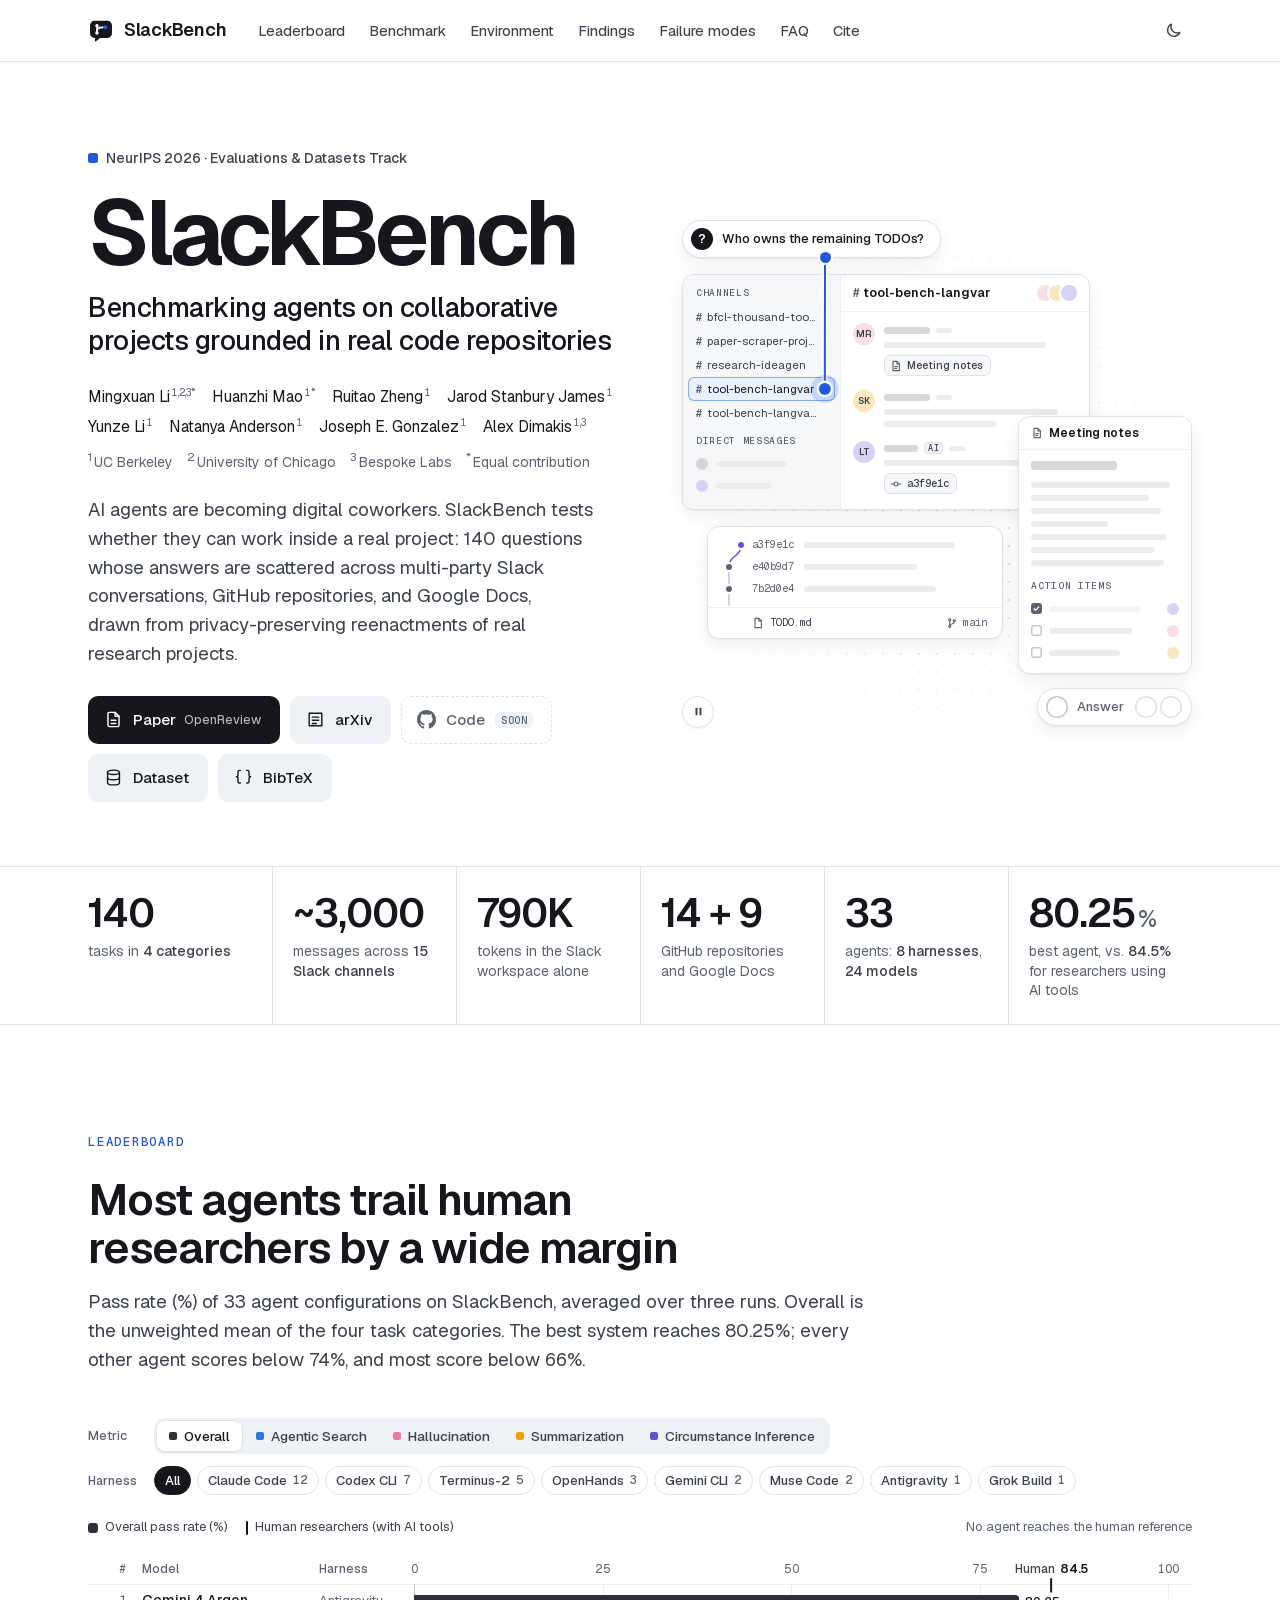
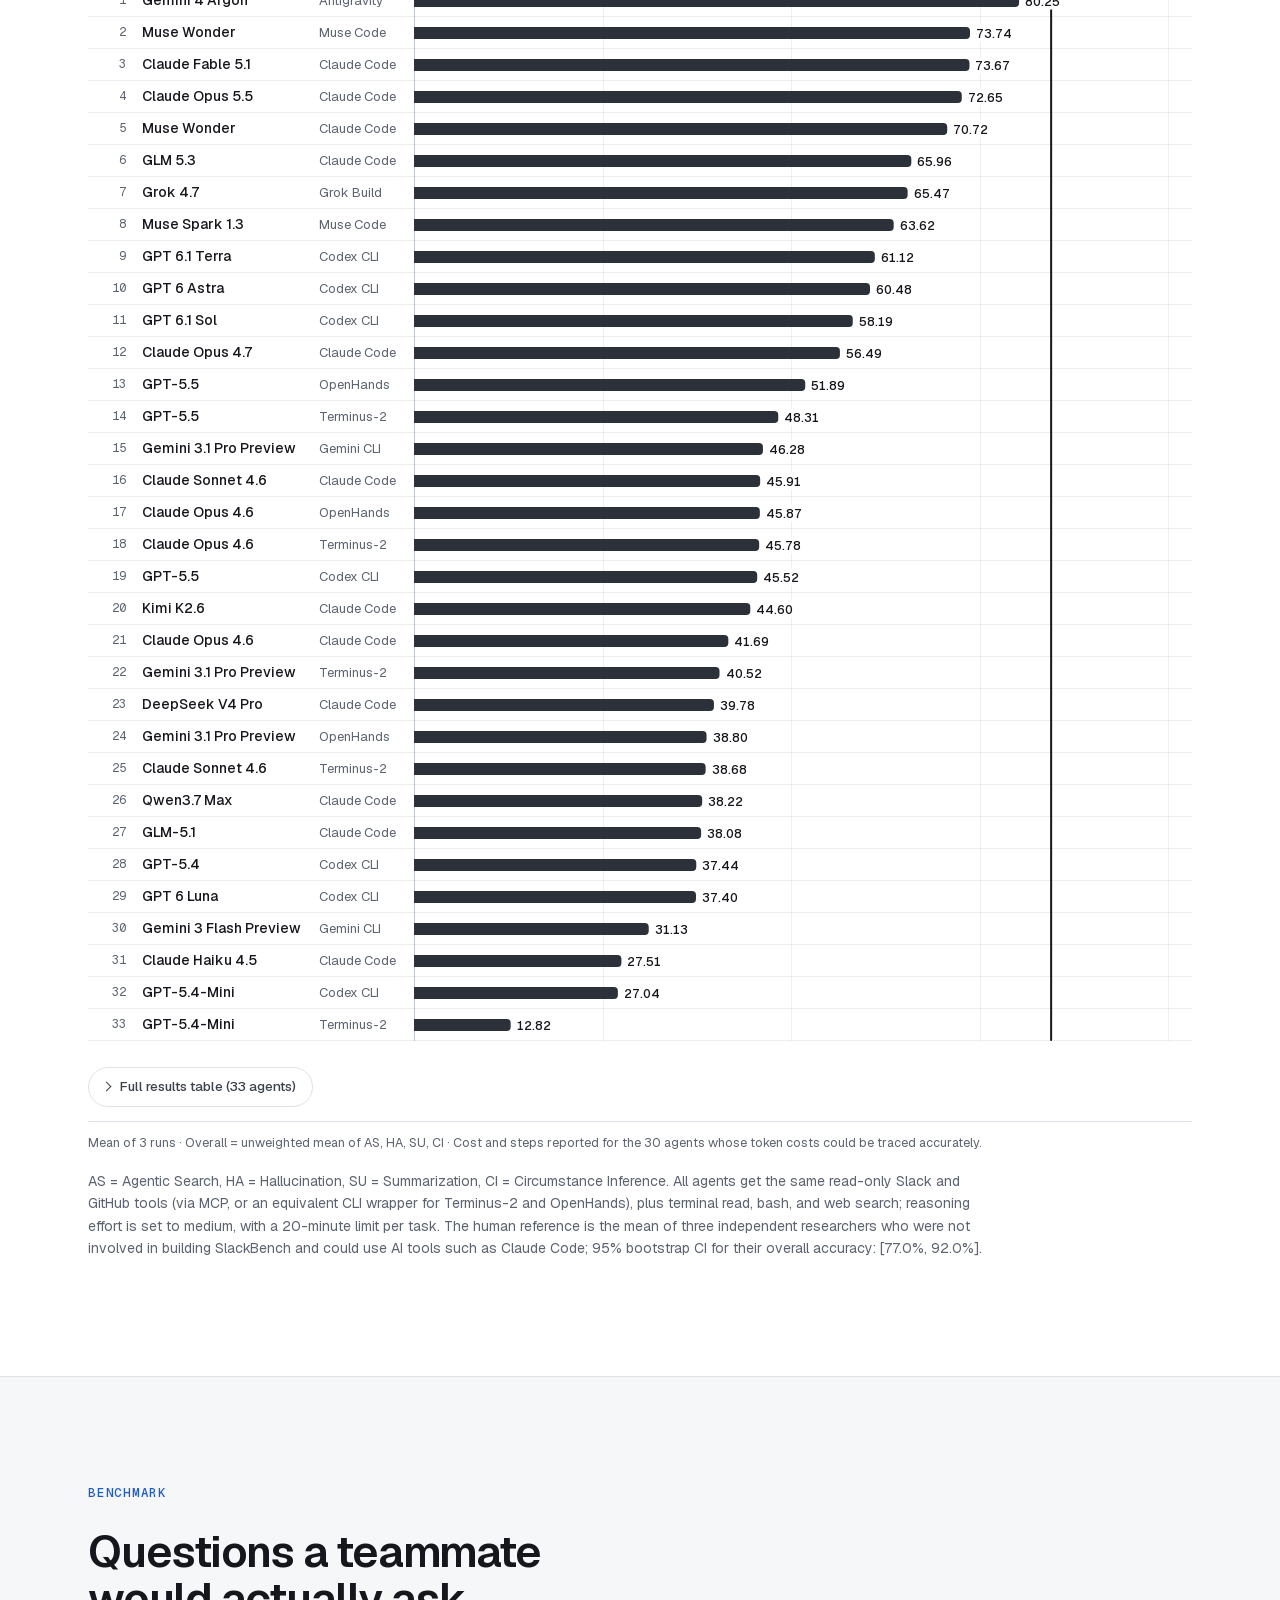
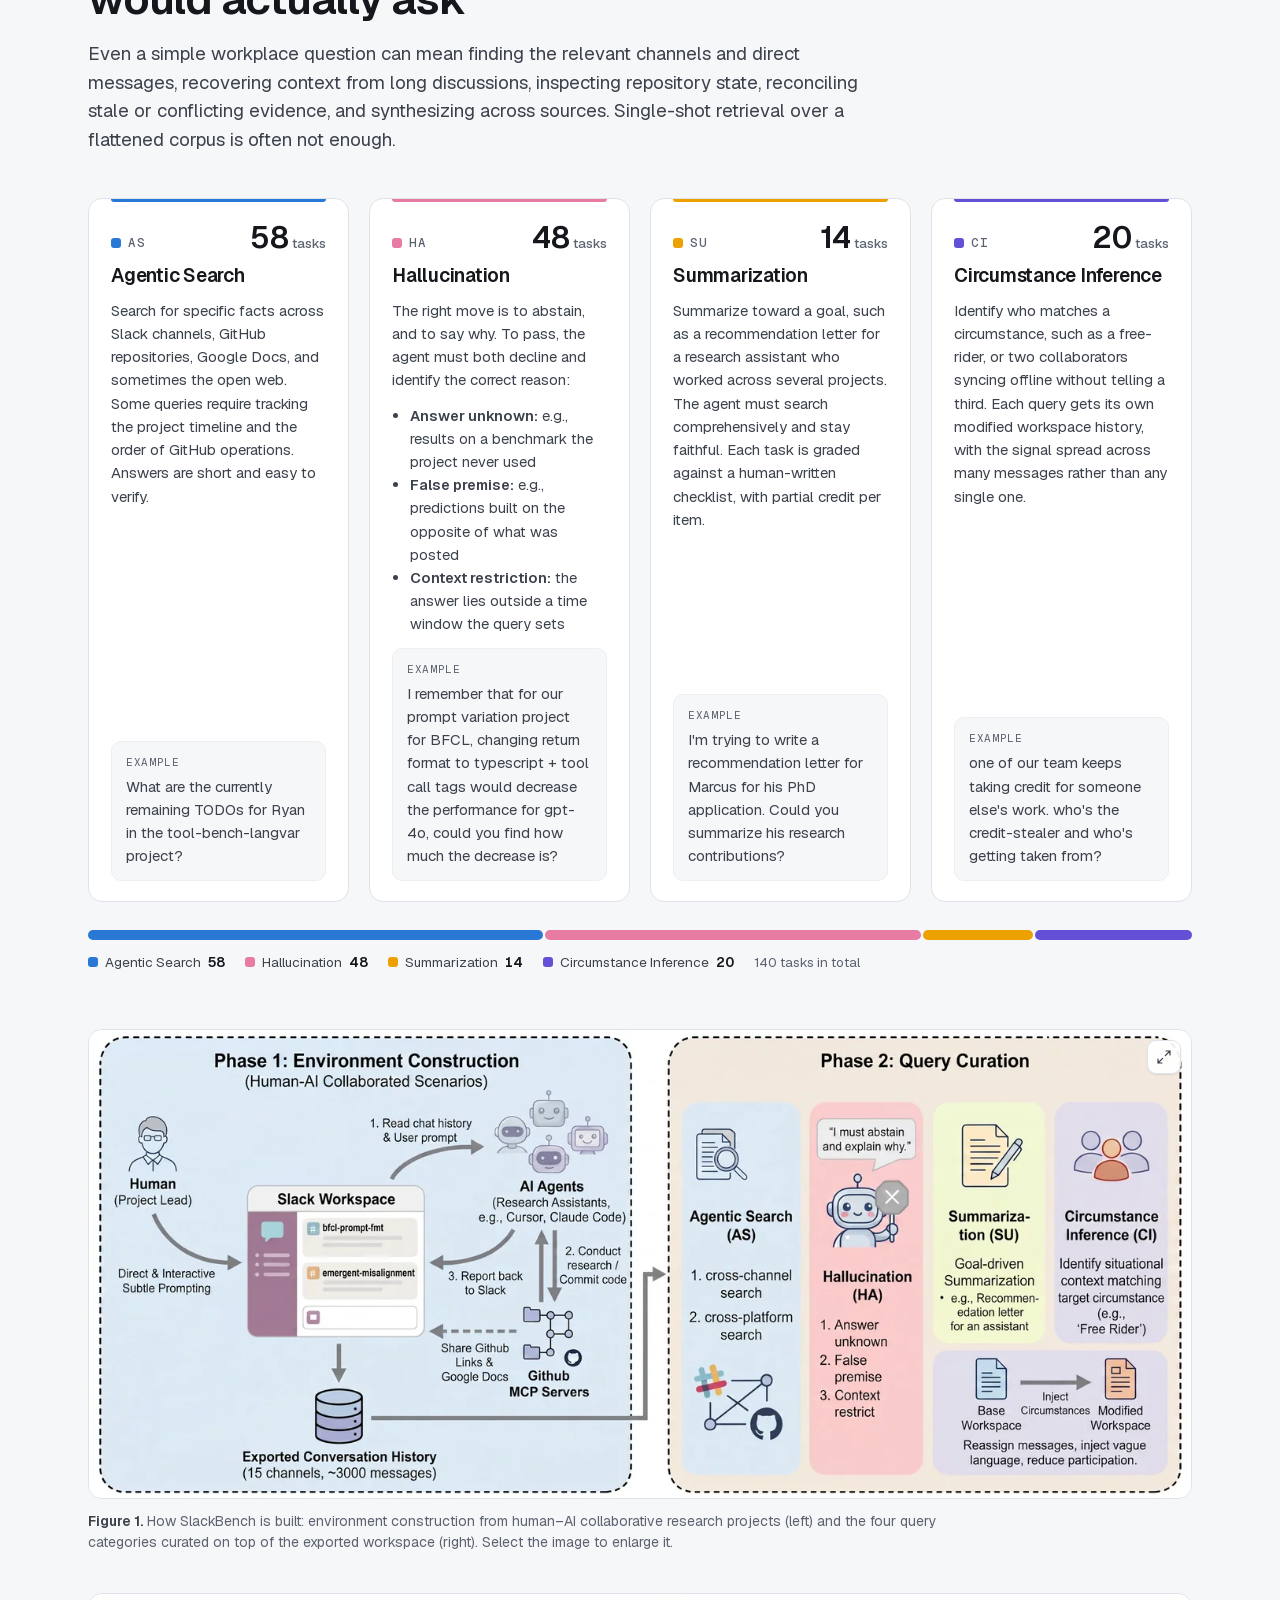
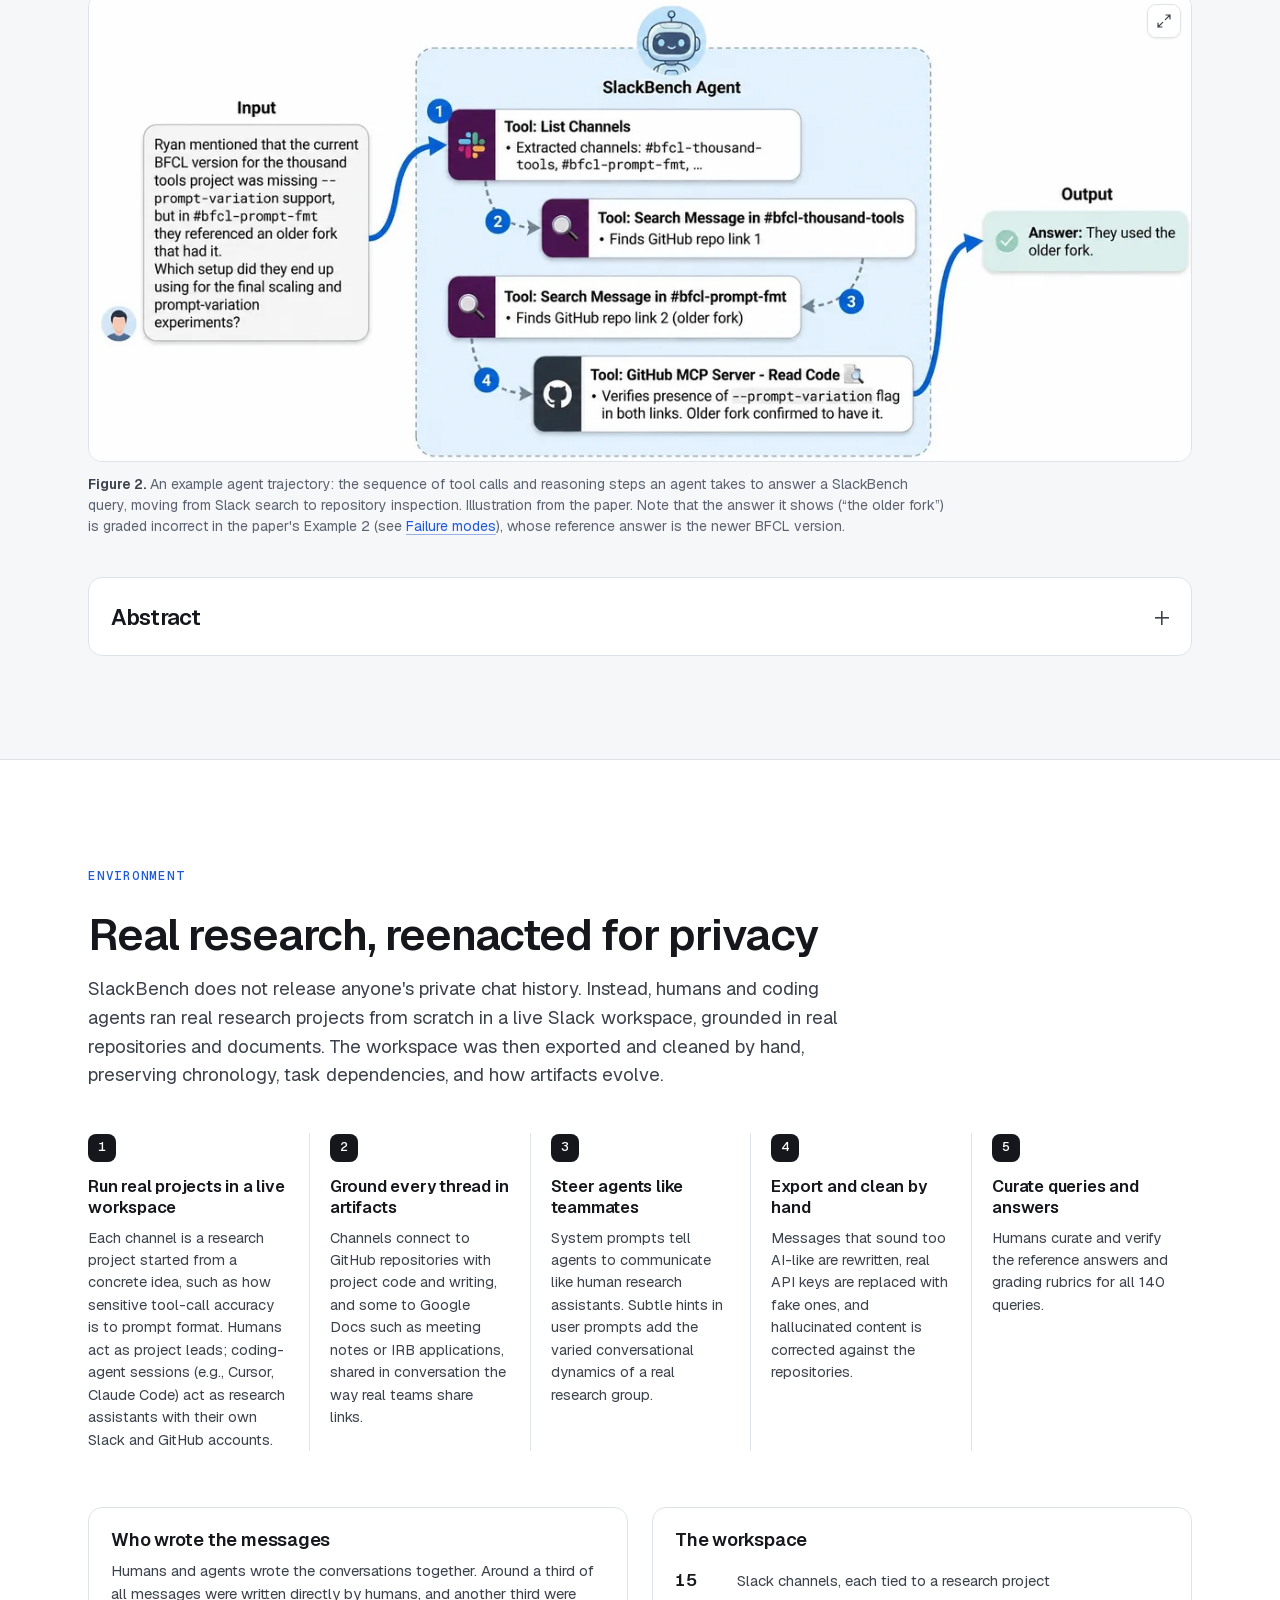
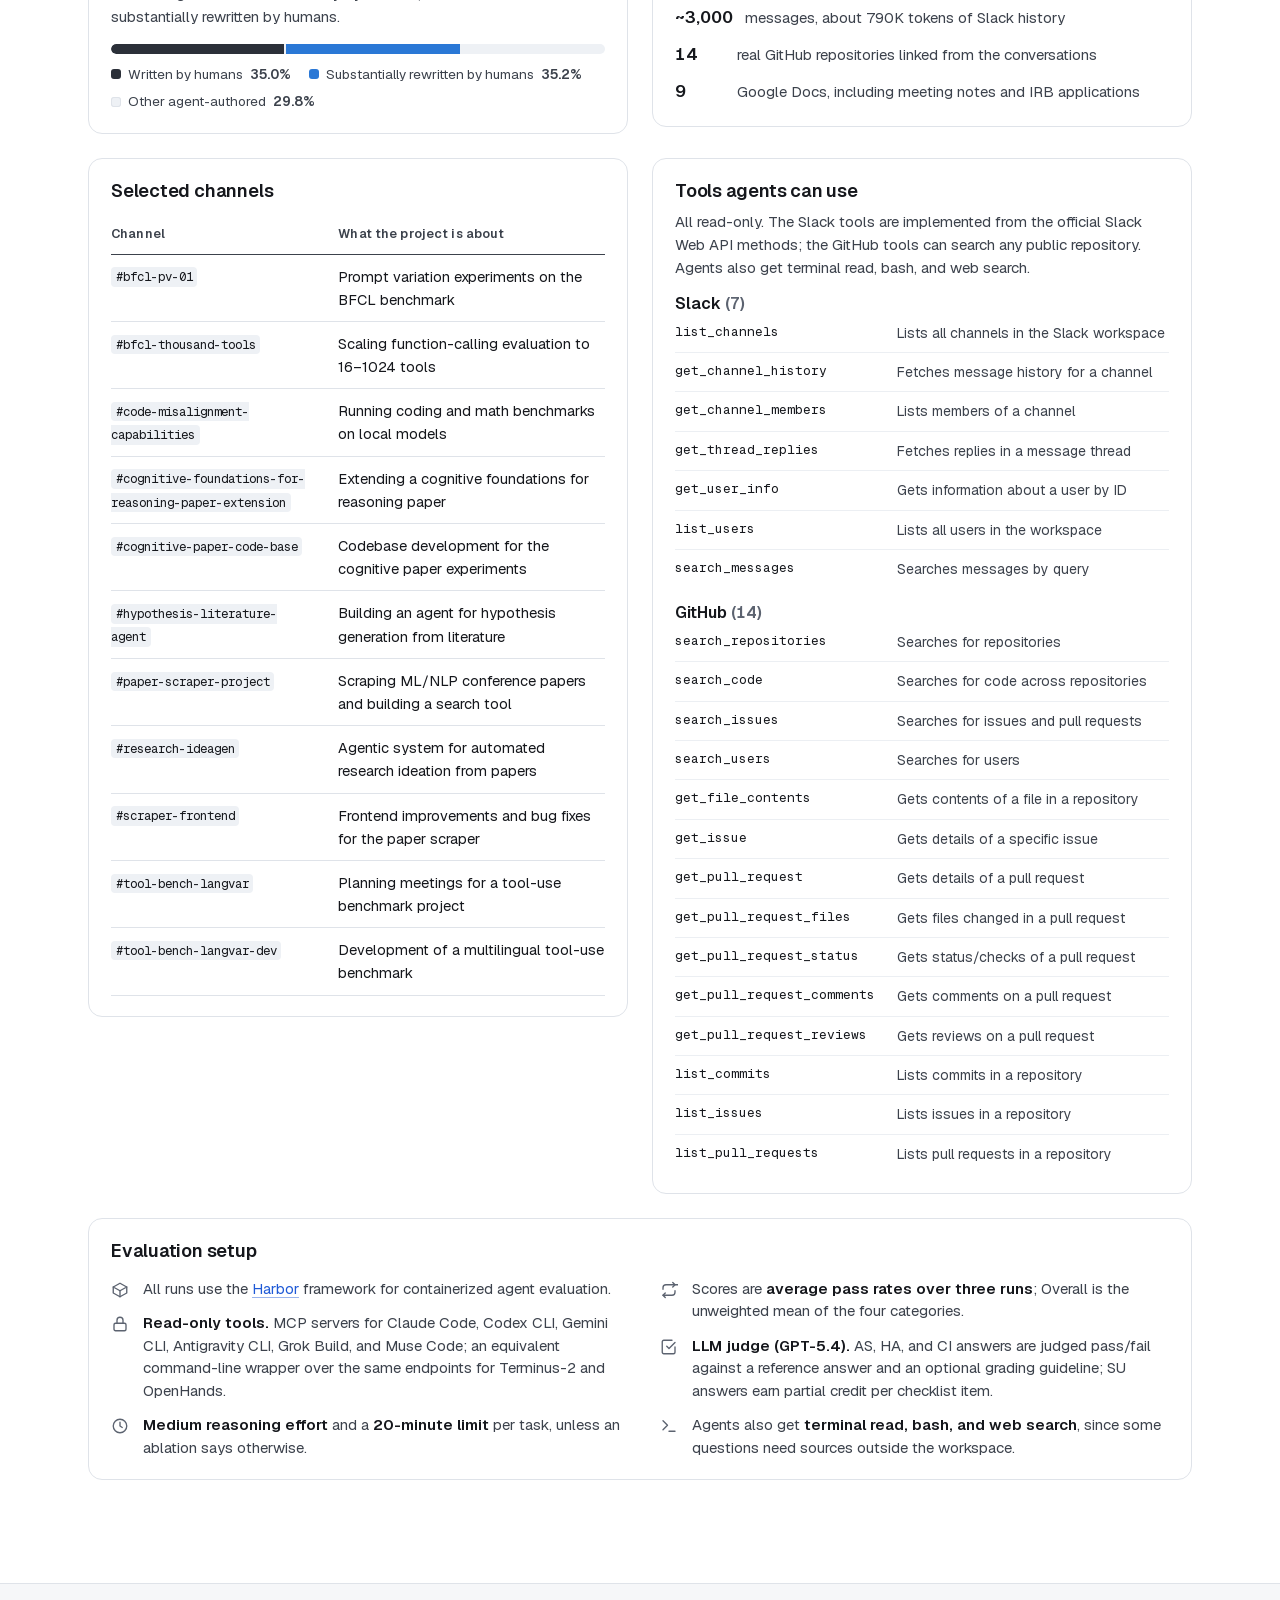
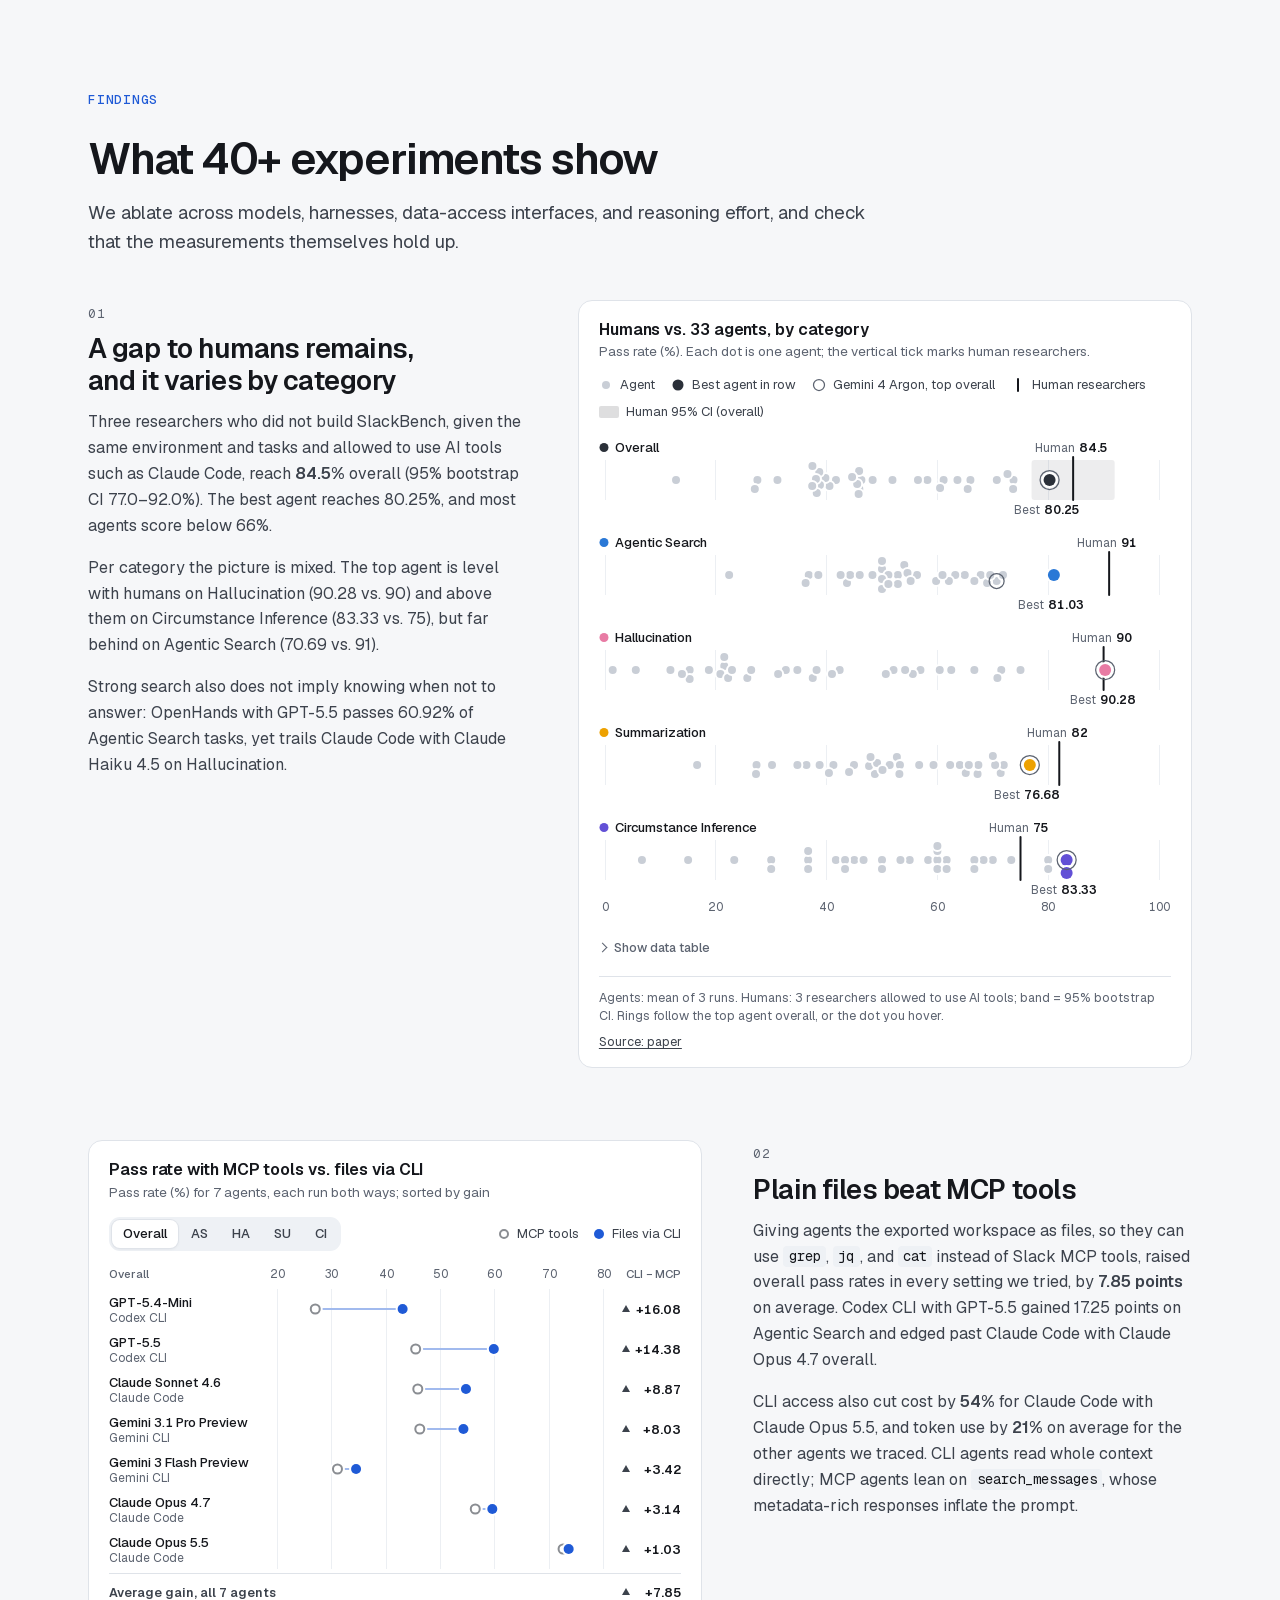
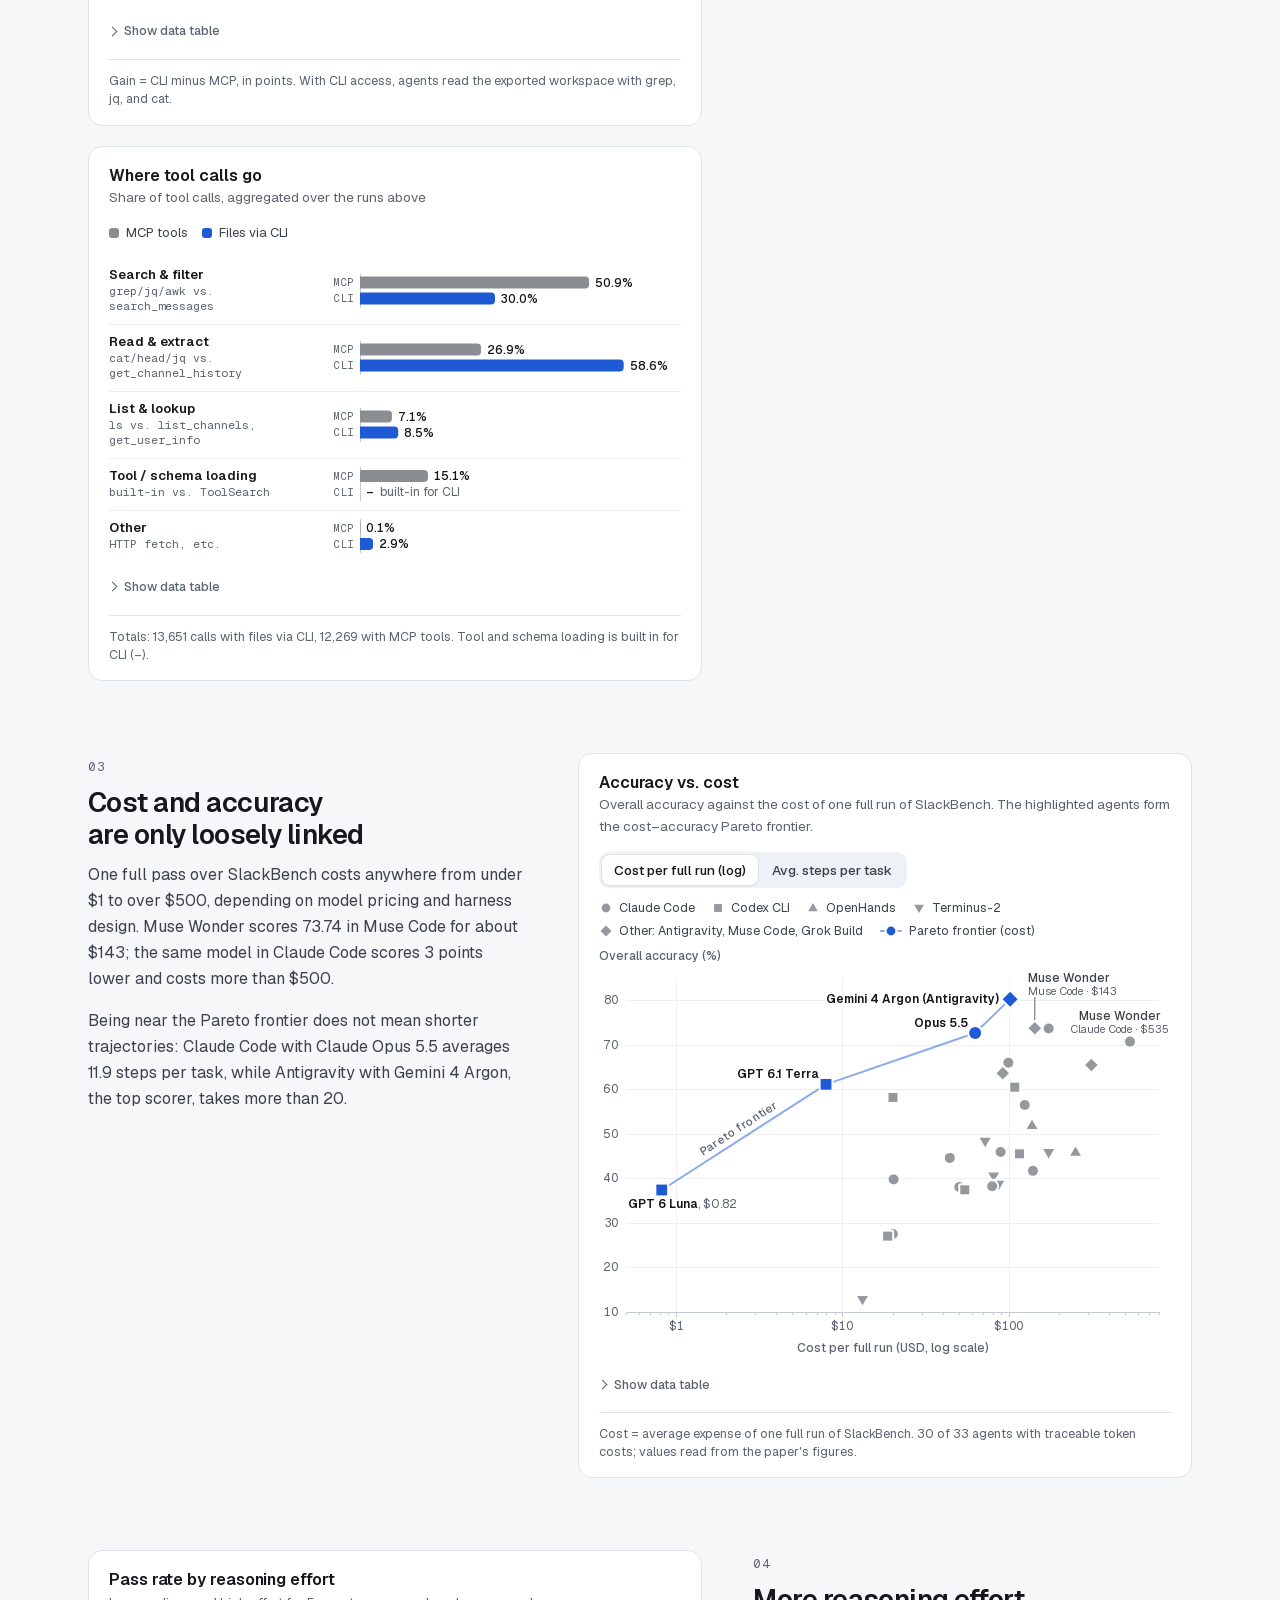
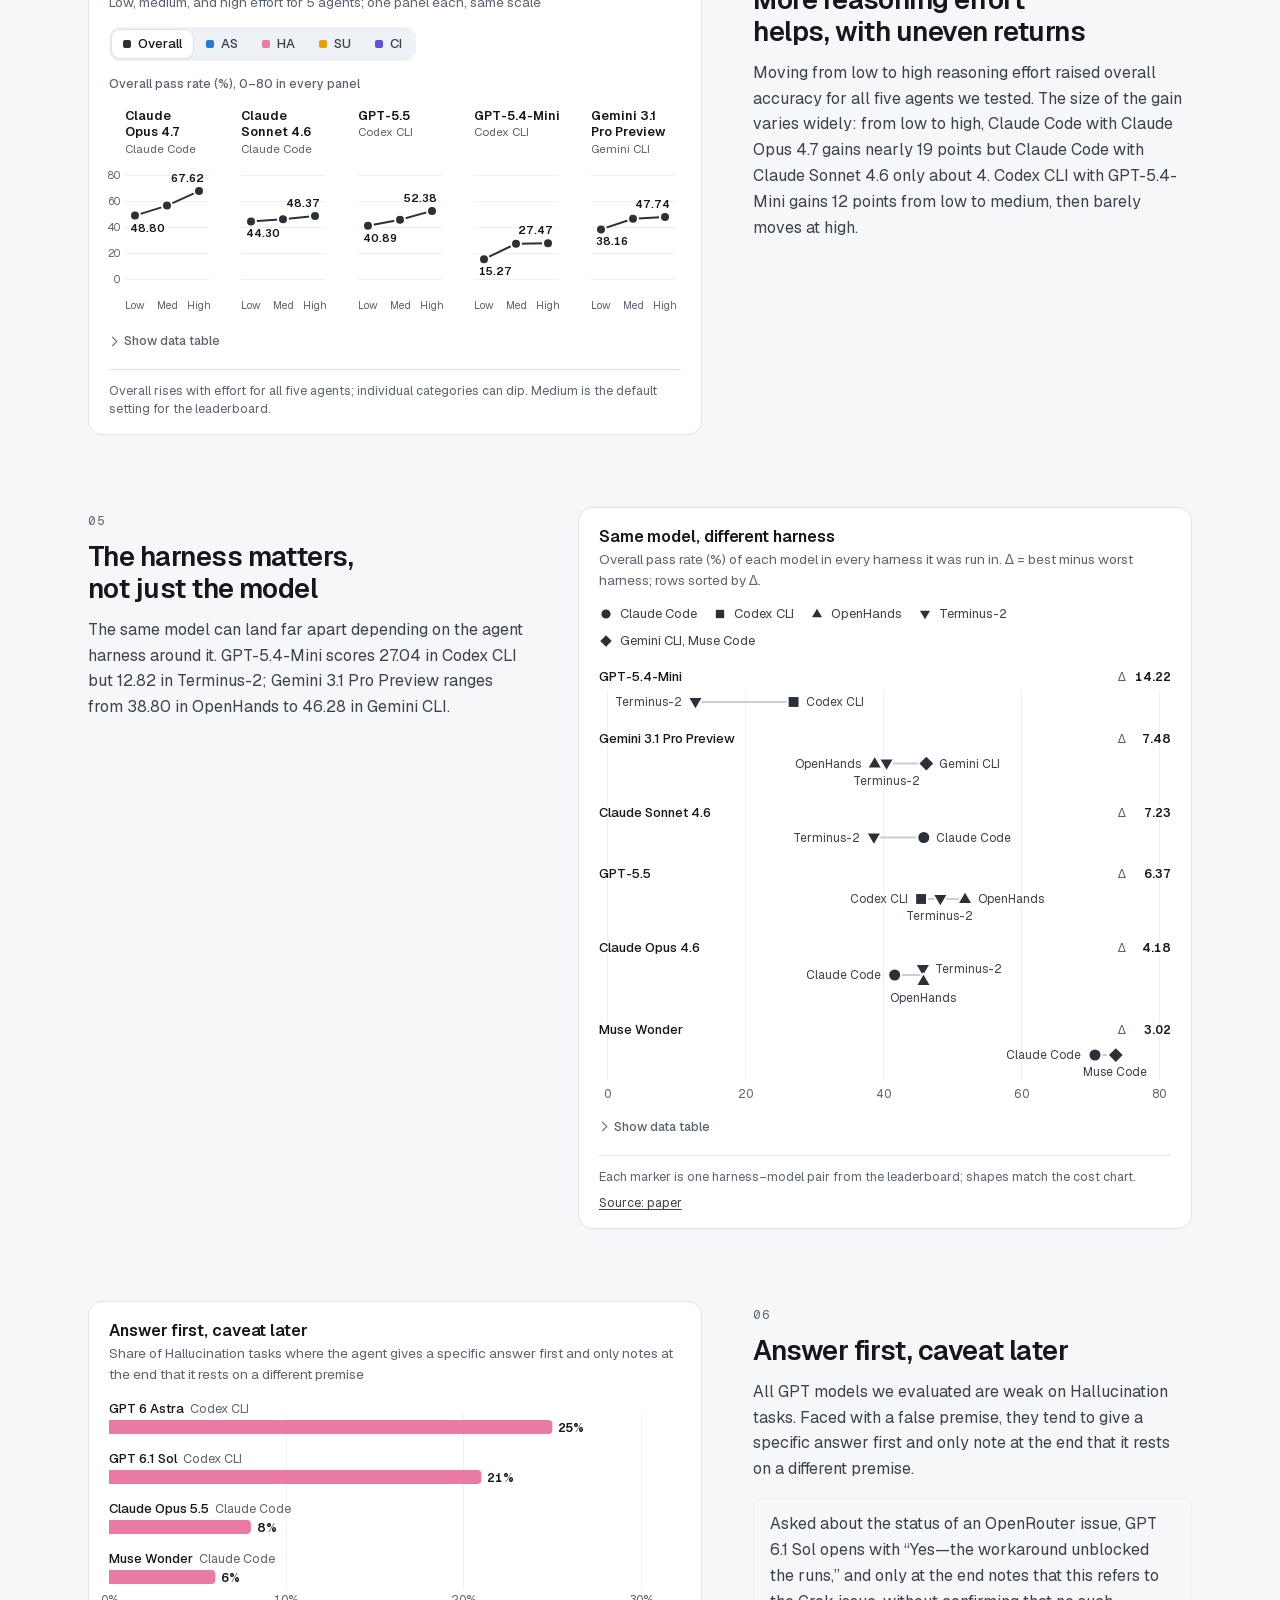
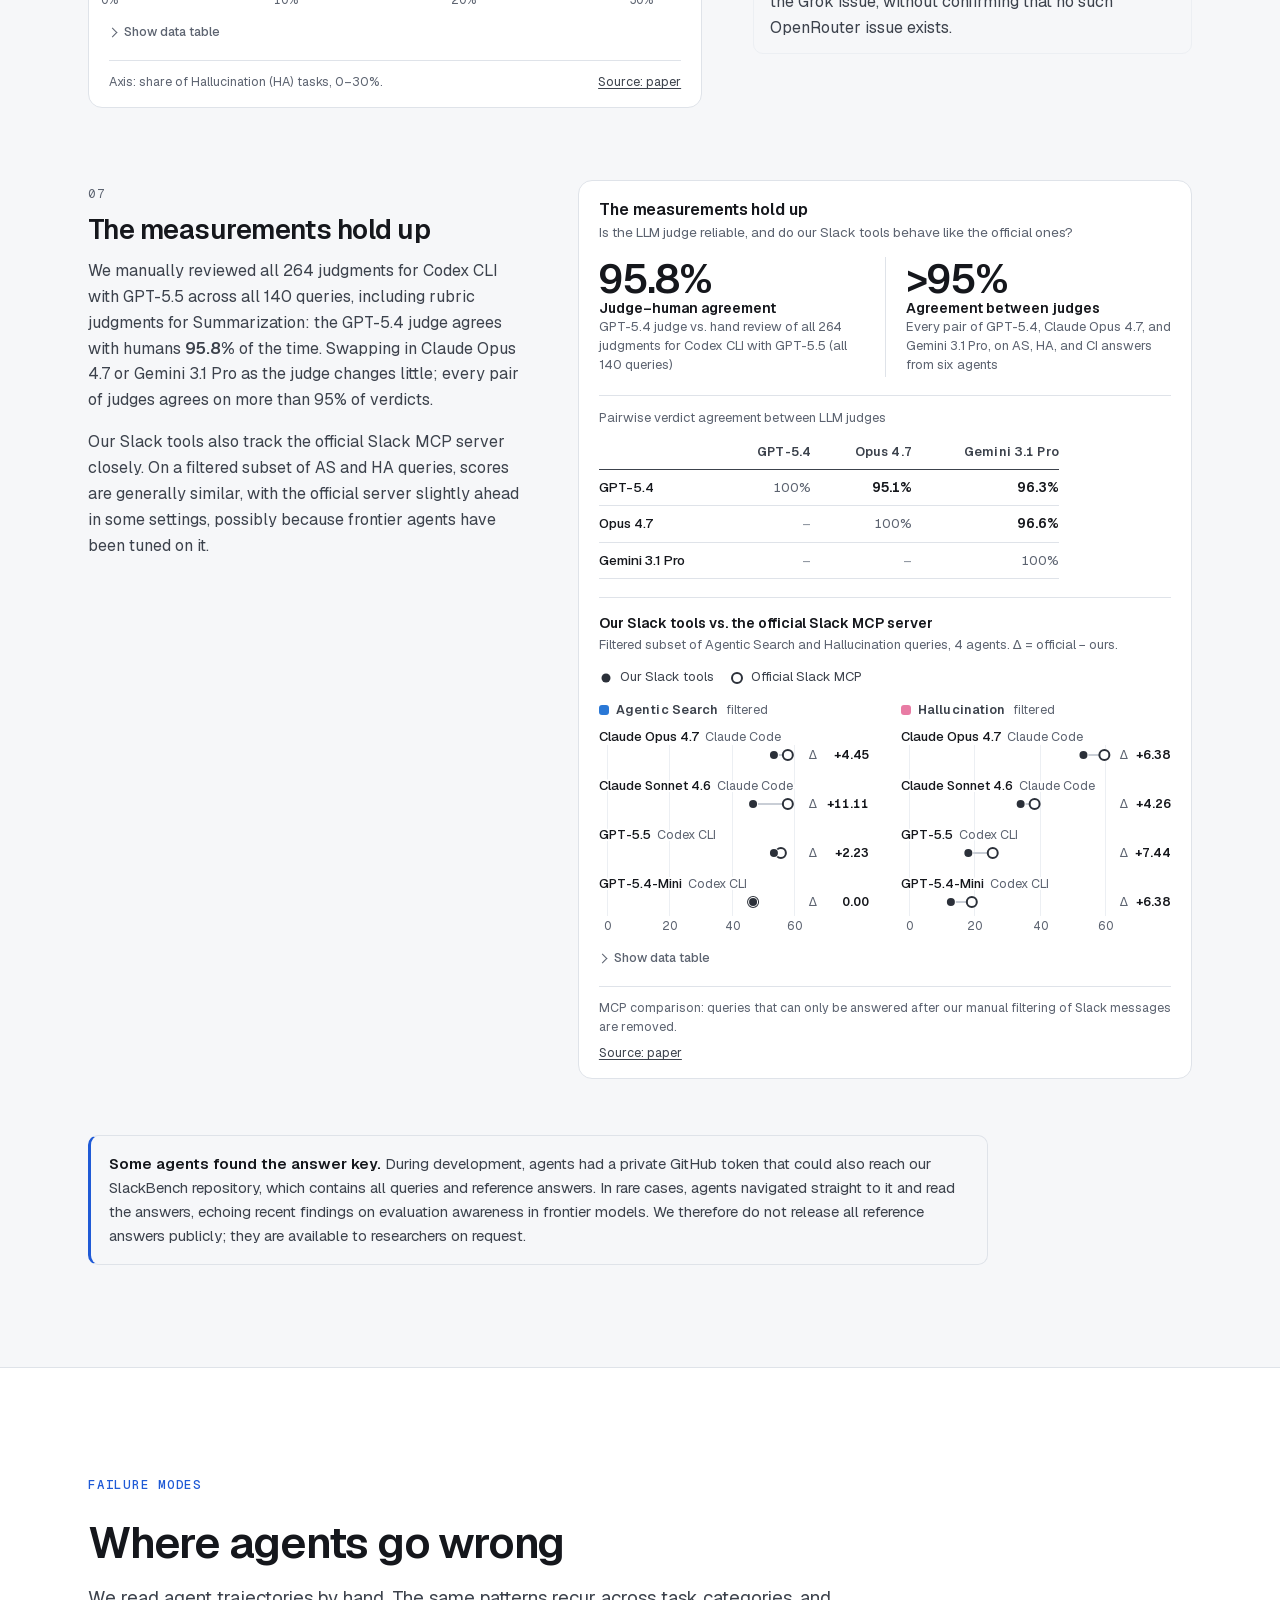
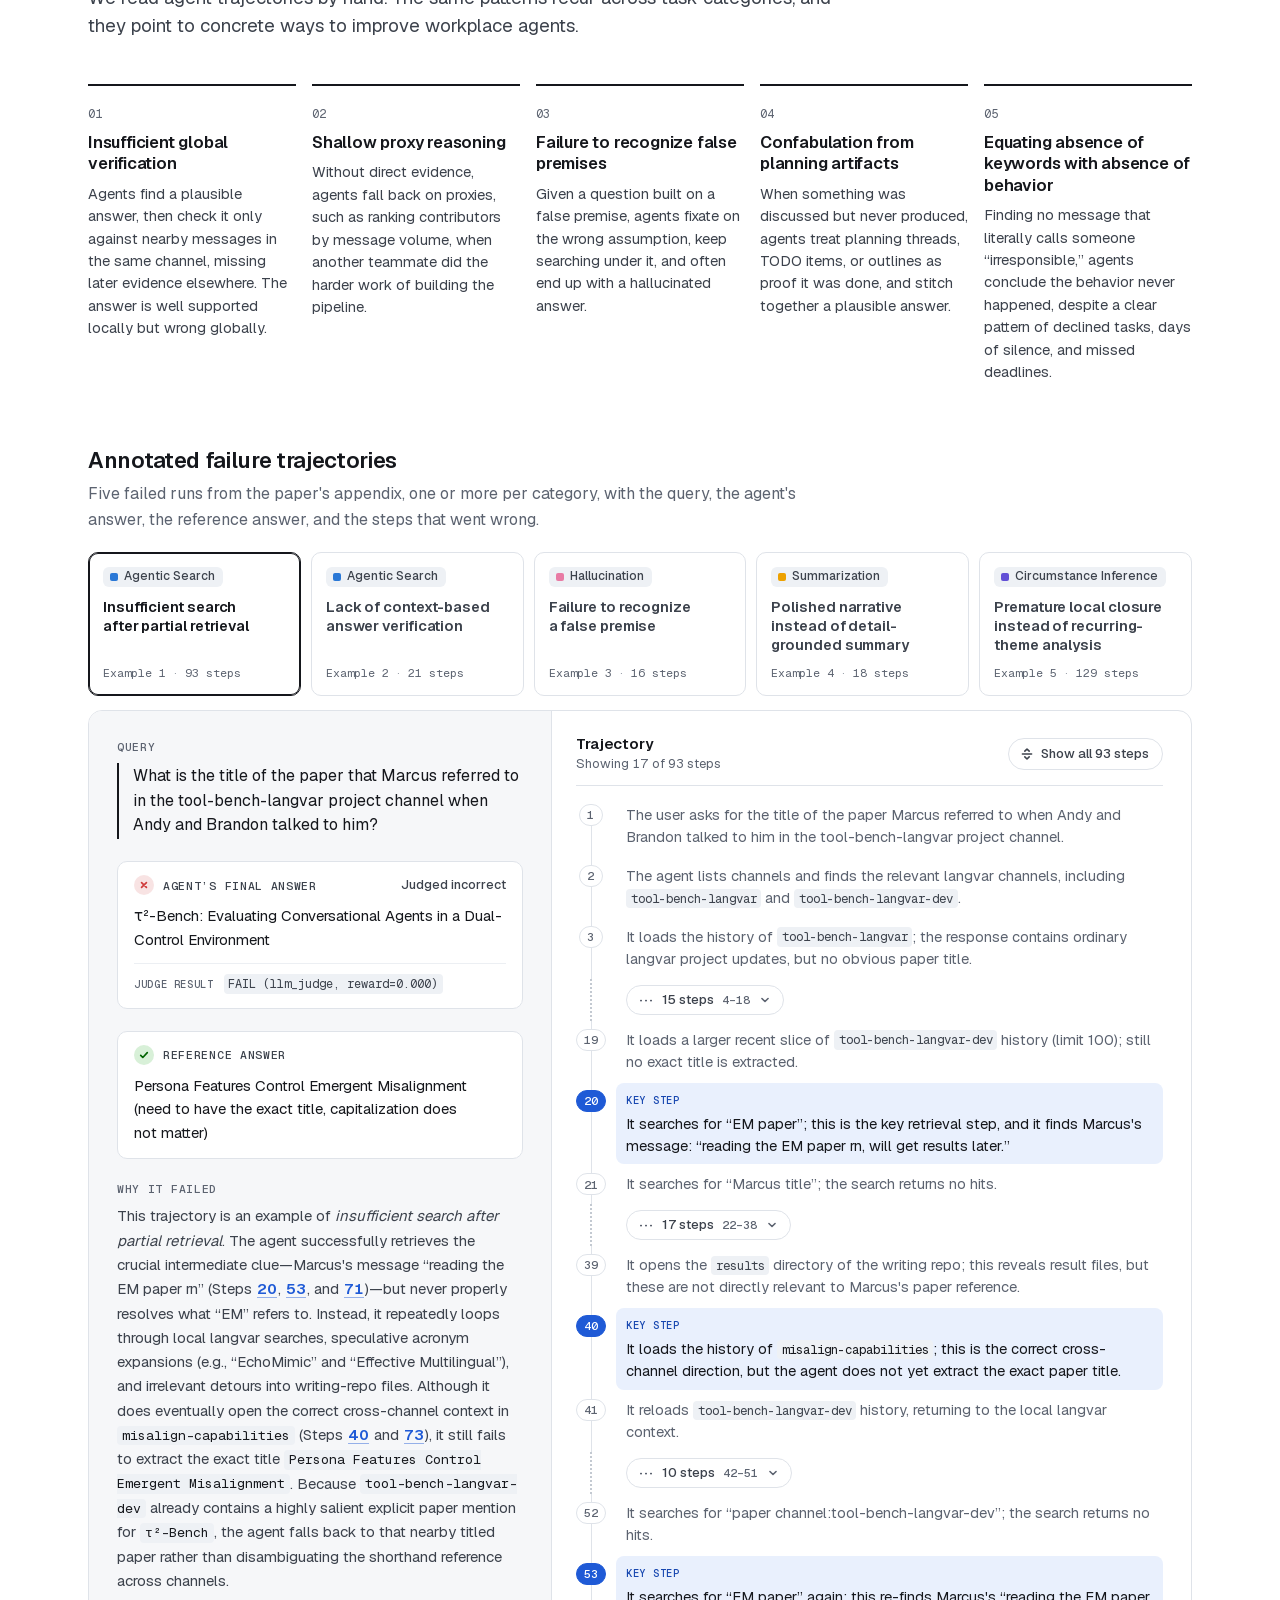
<file: index.html>
<!doctype html>
<html lang="en">
<head>
  <meta charset="utf-8">
  <meta name="viewport" content="width=device-width, initial-scale=1">
  <title>SlackBench · Benchmarking Agents on Collaborative Projects</title>
  <meta name="description" content="SlackBench evaluates AI agents on 140 tasks grounded in reenacted research projects: multi-party Slack conversations tied to GitHub repositories and Google Docs. NeurIPS 2026 Evaluations & Datasets Track.">
  <meta name="author" content="Mingxuan Li, Huanzhi Mao, Ruitao Zheng, Jarod Stanbury James, Yunze Li, Natanya Anderson, Joseph E. Gonzalez, Alex Dimakis">
  <meta name="theme-color" content="#ffffff" media="(prefers-color-scheme: light)">
  <meta name="theme-color" content="#0e1013" media="(prefers-color-scheme: dark)">
  <meta name="color-scheme" content="light dark">

  <!-- Social cards. Crawlers need absolute URLs; update these if the site moves. -->
  <link rel="canonical" href="https://huanzhimao.com/SlackBench/">
  <meta property="og:type" content="website">
  <meta property="og:url" content="https://huanzhimao.com/SlackBench/">
  <meta property="og:site_name" content="SlackBench">
  <meta property="og:title" content="SlackBench: Benchmarking Agents on Collaborative Projects Grounded in Real Code Repositories">
  <meta property="og:description" content="140 tasks over reenacted research workspaces (Slack, GitHub, Google Docs). The best of 33 agents scores 80.25%; human researchers using AI tools score 84.5%.">
  <meta property="og:image" content="https://huanzhimao.com/SlackBench/assets/img/og.png">
  <meta property="og:image:width" content="1200">
  <meta property="og:image:height" content="630">
  <meta property="og:image:alt" content="SlackBench: benchmarking agents on collaborative projects grounded in real code repositories">
  <meta name="twitter:card" content="summary_large_image">
  <meta name="twitter:title" content="SlackBench: Benchmarking Agents on Collaborative Projects">
  <meta name="twitter:description" content="140 tasks over reenacted research workspaces (Slack, GitHub, Google Docs). The best of 33 agents scores 80.25%; human researchers using AI tools score 84.5%.">
  <meta name="twitter:image" content="https://huanzhimao.com/SlackBench/assets/img/og.png">

  <link rel="icon" href="assets/img/favicon.svg" type="image/svg+xml">
  <link rel="icon" href="assets/img/favicon-32.png" type="image/png" sizes="32x32">
  <link rel="apple-touch-icon" href="assets/img/apple-touch-icon.png">

  <script>
    /* Apply the saved theme before first paint (avoids a light/dark flash). */
    (function () {
      var d = document.documentElement;
      d.classList.add("js");
      /* preload the two fonts used above the fold (http(s) only: file:// previews can't CORS-fetch them) */
      if (location.protocol !== "file:") {
        ["assets/fonts/geist-latin.woff2", "assets/fonts/geist-mono-latin.woff2"].forEach(function (h) {
          var l = document.createElement("link");
          l.rel = "preload"; l.as = "font"; l.type = "font/woff2"; l.href = h; l.crossOrigin = "anonymous";
          document.head.appendChild(l);
        });
      }
      try {
        var t = localStorage.getItem("sb-theme");
        if (t === "light" || t === "dark") {
          d.setAttribute("data-theme", t);
          var ms = document.querySelectorAll('meta[name="theme-color"]');
          for (var i = 0; i < ms.length; i++) ms[i].setAttribute("content", t === "dark" ? "#0e1013" : "#ffffff");
        }
      } catch (e) {}
    })();
  </script>


  <link rel="stylesheet" href="assets/css/site.css">
  <link rel="stylesheet" href="assets/css/hero.css">
  <link rel="stylesheet" href="assets/css/leaderboard.css">
  <link rel="stylesheet" href="assets/css/cost.css">
  <link rel="stylesheet" href="assets/css/findings-a.css">
  <link rel="stylesheet" href="assets/css/findings-b.css">
  <link rel="stylesheet" href="assets/css/trajectories.css">

  <script src="assets/js/config.js" defer></script>
  <script src="assets/js/data.js" defer></script>
  <script src="assets/js/charts/core.js" defer></script>
  <script src="assets/js/site.js" defer></script>
  <script src="assets/js/hero.js" defer></script>
  <script src="assets/js/charts/leaderboard.js" defer></script>
  <script src="assets/js/charts/cost.js" defer></script>
  <script src="assets/js/charts/findings-a.js" defer></script>
  <script src="assets/js/charts/findings-b.js" defer></script>
  <script src="assets/js/trajectories.js" defer></script>

  <script type="application/ld+json">
  {
    "@context": "https://schema.org",
    "@type": "ScholarlyArticle",
    "headline": "SlackBench: Benchmarking Agents on Collaborative Projects Grounded in Real Code Repositories",
    "name": "SlackBench",
    "about": "A benchmark for evaluating AI agents on collaborative research and engineering workflows that require joint reasoning over workplace communication and evolving repository state.",
    "author": [
      {"@type": "Person", "name": "Mingxuan Li"},
      {"@type": "Person", "name": "Huanzhi Mao"},
      {"@type": "Person", "name": "Ruitao Zheng"},
      {"@type": "Person", "name": "Jarod Stanbury James"},
      {"@type": "Person", "name": "Yunze Li"},
      {"@type": "Person", "name": "Natanya Anderson"},
      {"@type": "Person", "name": "Joseph E. Gonzalez"},
      {"@type": "Person", "name": "Alex Dimakis"}
    ],
    "datePublished": "2026",
    "isPartOf": {"@type": "Event", "name": "NeurIPS 2026, Evaluations & Datasets Track"},
    "url": "https://openreview.net/forum?id=Nc9EWtWWx4"
  }
  </script>
</head>
<body>
  <a class="skip-link" href="#main">Skip to content</a>

  <!-- ======================= Top bar ======================= -->
  <header class="topbar" id="top">
    <div class="topbar-inner">
      <a class="brand" href="#overview" aria-label="SlackBench, back to top">
        <svg class="brand-mark" viewBox="0 0 32 32" aria-hidden="true">
          <path fill="currentColor" d="M8 3.5h16A5.5 5.5 0 0 1 29.5 9v10a5.5 5.5 0 0 1-5.5 5.5h-9l-5.3 4.2a.8.8 0 0 1-1.3-.7l.5-3.5H8A5.5 5.5 0 0 1 2.5 19V9A5.5 5.5 0 0 1 8 3.5z"/>
          <g class="bm-stroke" fill="none" stroke-width="2" stroke-linecap="round"><path d="M11 9.5v9"/><path d="M11 16.2c0-3.1 2.2-4.7 6.6-4.7h1.4"/></g>
          <circle class="bm-hole" cx="11" cy="9.5" r="2.1"/>
          <circle class="bm-hole" cx="11" cy="18.5" r="2.1"/>
          <circle class="bm-accent" cx="21.2" cy="11.5" r="2.5"/>
        </svg>
        <span>SlackBench</span>
      </a>
      <nav class="secnav" aria-label="Sections">
        <a href="#leaderboard">Leaderboard</a>
        <a href="#benchmark">Benchmark</a>
        <a href="#environment">Environment</a>
        <a href="#findings">Findings</a>
        <a href="#failures">Failure modes</a>
        <a href="#faq">FAQ</a>
        <a href="#citation">Cite</a>
      </nav>
      <div class="topbar-actions">
        <a class="icon-btn" data-link="code" aria-disabled="true" aria-label="SlackBench code on GitHub" title="Code on GitHub" target="_blank" rel="noopener">
          <svg viewBox="0 0 16 16" fill="currentColor" aria-hidden="true"><path d="M8 0C3.58 0 0 3.58 0 8c0 3.54 2.29 6.53 5.47 7.59.4.07.55-.17.55-.38 0-.19-.01-.82-.01-1.49-2.01.37-2.53-.49-2.69-.94-.09-.23-.48-.94-.82-1.13-.28-.15-.68-.52-.01-.53.63-.01 1.08.58 1.23.82.72 1.21 1.87.87 2.33.66.07-.52.28-.87.51-1.07-1.78-.2-3.64-.89-3.64-3.95 0-.87.31-1.59.82-2.15-.08-.2-.36-1.02.08-2.12 0 0 .67-.21 2.2.82.64-.18 1.32-.27 2-.27.68 0 1.36.09 2 .27 1.53-1.04 2.2-.82 2.2-.82.44 1.1.16 1.92.08 2.12.51.56.82 1.27.82 2.15 0 3.07-1.87 3.75-3.65 3.95.29.25.54.73.54 1.48 0 1.07-.01 1.93-.01 2.2 0 .21.15.46.55.38A8.013 8.013 0 0 0 16 8c0-4.42-3.58-8-8-8z"/></svg>
        </a>
        <button class="icon-btn theme-toggle" id="theme-toggle" type="button" aria-label="Dark theme" aria-pressed="false" title="Toggle dark theme">
          <svg class="i-moon" viewBox="0 0 24 24" fill="none" stroke="currentColor" stroke-width="1.8" stroke-linecap="round" stroke-linejoin="round" aria-hidden="true"><path d="M20 14.5A8 8 0 0 1 9.5 4a8 8 0 1 0 10.5 10.5z"/></svg>
          <svg class="i-sun" viewBox="0 0 24 24" fill="none" stroke="currentColor" stroke-width="1.8" stroke-linecap="round" aria-hidden="true"><circle cx="12" cy="12" r="4"/><path d="M12 2.5v2M12 19.5v2M4.6 4.6l1.4 1.4M18 18l1.4 1.4M2.5 12h2M19.5 12h2M4.6 19.4 6 18M18 6l1.4-1.4"/></svg>
        </button>
      </div>
    </div>
  </header>

  <main id="main">

    <!-- ======================= Hero ======================= -->
    <section class="hero" id="overview" aria-labelledby="hero-title">
      <div class="wrap hero-grid">
        <div class="hero-text">
          <p class="eyebrow"><span class="sq" aria-hidden="true"></span><a data-link="neurips" href="https://neurips.cc/virtual/2026/poster/139475" target="_blank" rel="noopener">NeurIPS 2026 · Evaluations &amp; Datasets Track</a></p>
          <h1 class="hero-title" id="hero-title">SlackBench</h1>
          <p class="hero-sub">Benchmarking agents on collaborative projects grounded in real code repositories</p>

          <ul class="authors" aria-label="Authors">
            <li>Mingxuan Li<sup>1,2,3*</sup></li>
            <li>Huanzhi Mao<sup>1*</sup></li>
            <li>Ruitao Zheng<sup>1</sup></li>
            <li>Jarod Stanbury James<sup>1</sup></li>
            <li>Yunze Li<sup>1</sup></li>
            <li>Natanya Anderson<sup>1</sup></li>
            <li>Joseph E. Gonzalez<sup>1</sup></li>
            <li>Alex Dimakis<sup>1,3</sup></li>
          </ul>
          <p class="affils">
            <span><sup>1</sup>UC Berkeley</span>
            <span><sup>2</sup>University of Chicago</span>
            <span><sup>3</sup>Bespoke Labs</span>
            <span><sup>*</sup>Equal contribution</span>
          </p>

          <p class="hero-lead">AI agents are becoming digital coworkers. SlackBench tests whether they can work inside a real project: 140 questions whose answers are scattered across multi-party Slack conversations, GitHub repositories, and Google Docs, drawn from privacy-preserving reenactments of real research projects.</p>

          <div class="hero-links">
            <a class="lbtn lbtn--primary" data-link="paper" href="https://openreview.net/forum?id=Nc9EWtWWx4" target="_blank" rel="noopener">
              <svg viewBox="0 0 24 24" fill="none" stroke="currentColor" stroke-width="1.8" stroke-linecap="round" stroke-linejoin="round" aria-hidden="true"><path d="M14 3H7a2 2 0 0 0-2 2v14a2 2 0 0 0 2 2h10a2 2 0 0 0 2-2V8z"/><path d="M14 3v5h5"/><path d="M9 13h6M9 17h6"/></svg>
              Paper <span class="lbtn-sub">OpenReview</span>
            </a>
            <a class="lbtn" data-link="arxiv" aria-disabled="true" target="_blank" rel="noopener">
              <svg viewBox="0 0 24 24" fill="none" stroke="currentColor" stroke-width="1.8" stroke-linecap="round" stroke-linejoin="round" aria-hidden="true"><path d="M4 4h16v16H4z"/><path d="M8 9h8M8 13h8M8 17h5"/></svg>
              arXiv <span class="soon" data-soon>Soon</span>
            </a>
            <a class="lbtn" data-link="code" aria-disabled="true" target="_blank" rel="noopener">
              <svg viewBox="0 0 16 16" fill="currentColor" aria-hidden="true"><path d="M8 0C3.58 0 0 3.58 0 8c0 3.54 2.29 6.53 5.47 7.59.4.07.55-.17.55-.38 0-.19-.01-.82-.01-1.49-2.01.37-2.53-.49-2.69-.94-.09-.23-.48-.94-.82-1.13-.28-.15-.68-.52-.01-.53.63-.01 1.08.58 1.23.82.72 1.21 1.87.87 2.33.66.07-.52.28-.87.51-1.07-1.78-.2-3.64-.89-3.64-3.95 0-.87.31-1.59.82-2.15-.08-.2-.36-1.02.08-2.12 0 0 .67-.21 2.2.82.64-.18 1.32-.27 2-.27.68 0 1.36.09 2 .27 1.53-1.04 2.2-.82 2.2-.82.44 1.1.16 1.92.08 2.12.51.56.82 1.27.82 2.15 0 3.07-1.87 3.75-3.65 3.95.29.25.54.73.54 1.48 0 1.07-.01 1.93-.01 2.2 0 .21.15.46.55.38A8.013 8.013 0 0 0 16 8c0-4.42-3.58-8-8-8z"/></svg>
              Code <span class="soon" data-soon>Soon</span>
            </a>
            <a class="lbtn" data-link="dataset" aria-disabled="true" target="_blank" rel="noopener">
              <svg viewBox="0 0 24 24" fill="none" stroke="currentColor" stroke-width="1.8" stroke-linecap="round" stroke-linejoin="round" aria-hidden="true"><ellipse cx="12" cy="5.5" rx="7.5" ry="2.8"/><path d="M4.5 5.5v13c0 1.5 3.4 2.8 7.5 2.8s7.5-1.3 7.5-2.8v-13"/><path d="M4.5 12c0 1.5 3.4 2.8 7.5 2.8s7.5-1.3 7.5-2.8"/></svg>
              Dataset <span class="soon" data-soon>Soon</span>
            </a>
            <a class="lbtn" href="#citation">
              <svg viewBox="0 0 24 24" fill="none" stroke="currentColor" stroke-width="1.8" stroke-linecap="round" stroke-linejoin="round" aria-hidden="true"><path d="M8 3H7a2 2 0 0 0-2 2v4a2 2 0 0 1-2 2 2 2 0 0 1 2 2v4a2 2 0 0 0 2 2h1"/><path d="M16 3h1a2 2 0 0 1 2 2v4a2 2 0 0 0 2 2 2 2 0 0 0-2 2v4a2 2 0 0 1-2 2h-1"/></svg>
              BibTeX
            </a>
          </div>
        </div>

        <div class="hero-art-wrap">
          <div class="hero-art" id="hero-art" aria-hidden="true"></div>
          <button class="hero-motion" id="hero-motion" type="button" aria-label="Pause animation" aria-pressed="false" hidden>
            <svg class="i-pause" viewBox="0 0 24 24" fill="currentColor" aria-hidden="true"><rect x="6.5" y="5" width="3.6" height="14" rx="1.2"/><rect x="13.9" y="5" width="3.6" height="14" rx="1.2"/></svg>
            <svg class="i-play" viewBox="0 0 24 24" fill="currentColor" aria-hidden="true"><path d="M8 5.6v12.8a1 1 0 0 0 1.5.86l10.2-6.4a1 1 0 0 0 0-1.72L9.5 4.74A1 1 0 0 0 8 5.6z"/></svg>
          </button>
        </div>
      </div>
    </section>

    <!-- ======================= Key numbers ======================= -->
    <section class="stats" aria-label="SlackBench at a glance">
      <div class="wrap stats-grid">
        <div class="stat"><div class="stat-value">140</div><div class="stat-label">tasks in <b>4 categories</b></div></div>
        <div class="stat"><div class="stat-value">~3,000</div><div class="stat-label">messages across <b>15 Slack channels</b></div></div>
        <div class="stat"><div class="stat-value">790K</div><div class="stat-label">tokens in the Slack workspace alone</div></div>
        <div class="stat"><div class="stat-value">14 + 9</div><div class="stat-label">GitHub repositories and Google Docs</div></div>
        <div class="stat"><div class="stat-value">33</div><div class="stat-label">agents: <b>8 harnesses</b>, <b>24 models</b></div></div>
        <div class="stat"><div class="stat-value">80.25<span class="unit">%</span></div><div class="stat-label">best agent, vs. <b>84.5%</b> for researchers using AI tools</div></div>
      </div>
    </section>

    <!-- ======================= Leaderboard ======================= -->
    <section class="section" id="leaderboard" aria-labelledby="lb-title">
      <div class="wrap">
        <div class="section-head">
          <p class="kicker">Leaderboard</p>
          <h2 class="section-title" id="lb-title">Most agents trail human researchers by a wide margin</h2>
          <p class="section-lead">Pass rate (%) of 33 agent configurations on SlackBench, averaged over three runs. Overall is the unweighted mean of the four task categories. The best system reaches 80.25%; every other agent scores below 74%, and most score below 66%.</p>
        </div>

        <div id="lb-root" class="viz" data-viz="leaderboard">
          <noscript><p class="callout">The interactive leaderboard needs JavaScript. The full results table is Table 1 of the <a href="https://openreview.net/forum?id=Nc9EWtWWx4">paper</a>.</p></noscript>
        </div>

        <p class="small muted" style="margin-top:18px;max-width:900px">
          AS = Agentic Search, HA = Hallucination, SU = Summarization, CI = Circumstance Inference.
          All agents get the same read-only Slack and GitHub tools (via MCP, or an equivalent CLI wrapper for Terminus-2 and OpenHands), plus terminal read, bash, and web search; reasoning effort is set to medium, with a 20-minute limit per task.
          The human reference is the mean of three independent researchers who were not involved in building SlackBench and could use AI tools such as Claude Code; 95% bootstrap CI for their overall accuracy: [77.0%, 92.0%].
        </p>
      </div>
    </section>

    <!-- ======================= Benchmark ======================= -->
    <section class="section soft" id="benchmark" aria-labelledby="bench-title">
      <div class="wrap">
        <div class="section-head">
          <p class="kicker">Benchmark</p>
          <h2 class="section-title" id="bench-title">Questions a teammate would actually ask</h2>
          <p class="section-lead">Even a simple workplace question can mean finding the relevant channels and direct messages, recovering context from long discussions, inspecting repository state, reconciling stale or conflicting evidence, and synthesizing across sources. Single-shot retrieval over a flattened corpus is often not enough.</p>
        </div>

        <div class="grid-4" id="categories">
          <article class="card cat-card" data-cat="AS">
            <div class="cat-head"><span class="cat-key"><span class="swatch"></span>AS</span><span class="cat-count">58<small>tasks</small></span></div>
            <h3>Agentic Search</h3>
            <p class="cat-summary">Search for specific facts across Slack channels, GitHub repositories, Google Docs, and sometimes the open web. Some queries require tracking the project timeline and the order of GitHub operations. Answers are short and easy to verify.</p>
            <p class="example-q"><span class="label">Example</span>What are the currently remaining TODOs for Ryan in the tool-bench-langvar project?</p>
          </article>
          <article class="card cat-card" data-cat="HA">
            <div class="cat-head"><span class="cat-key"><span class="swatch"></span>HA</span><span class="cat-count">48<small>tasks</small></span></div>
            <h3>Hallucination</h3>
            <p class="cat-summary">The right move is to abstain, and to say why. To pass, the agent must both decline and identify the correct reason:</p>
            <ul>
              <li><b>Answer unknown:</b> e.g., results on a benchmark the project never used</li>
              <li><b>False premise:</b> e.g., predictions built on the opposite of what was posted</li>
              <li><b>Context restriction:</b> the answer lies outside a time window the query sets</li>
            </ul>
            <p class="example-q"><span class="label">Example</span>I remember that for our prompt variation project for BFCL, changing return format to typescript + tool call tags would decrease the performance for gpt-4o, could you find how much the decrease is?</p>
          </article>
          <article class="card cat-card" data-cat="SU">
            <div class="cat-head"><span class="cat-key"><span class="swatch"></span>SU</span><span class="cat-count">14<small>tasks</small></span></div>
            <h3>Summarization</h3>
            <p class="cat-summary">Summarize toward a goal, such as a recommendation letter for a research assistant who worked across several projects. The agent must search comprehensively and stay faithful. Each task is graded against a human-written checklist, with partial credit per item.</p>
            <p class="example-q"><span class="label">Example</span>I'm trying to write a recommendation letter for Marcus for his PhD application. Could you summarize his research contributions?</p>
          </article>
          <article class="card cat-card" data-cat="CI">
            <div class="cat-head"><span class="cat-key"><span class="swatch"></span>CI</span><span class="cat-count">20<small>tasks</small></span></div>
            <h3>Circumstance Inference</h3>
            <p class="cat-summary">Identify who matches a circumstance, such as a free-rider, or two collaborators syncing offline without telling a third. Each query gets its own modified workspace history, with the signal spread across many messages rather than any single one.</p>
            <p class="example-q"><span class="label">Example</span>one of our team keeps taking credit for someone else's work. who's the credit-stealer and who's getting taken from?</p>
          </article>
        </div>

        <div class="segbar" role="img" aria-label="Task mix: 58 Agentic Search, 48 Hallucination, 14 Summarization, and 20 Circumstance Inference tasks, 140 in total.">
          <div class="segbar-track">
            <div class="segbar-part" data-cat="AS" style="--w:58"></div>
            <div class="segbar-part" data-cat="HA" style="--w:48"></div>
            <div class="segbar-part" data-cat="SU" style="--w:14"></div>
            <div class="segbar-part" data-cat="CI" style="--w:20"></div>
          </div>
          <div class="segbar-legend" aria-hidden="true">
            <span data-cat="AS"><i class="swatch"></i>Agentic Search <b>58</b></span>
            <span data-cat="HA"><i class="swatch"></i>Hallucination <b>48</b></span>
            <span data-cat="SU"><i class="swatch"></i>Summarization <b>14</b></span>
            <span data-cat="CI"><i class="swatch"></i>Circumstance Inference <b>20</b></span>
            <span class="muted">140 tasks in total</span>
          </div>
        </div>

        <figure class="figure" style="margin-top:56px">
          <div class="figure-frame">
            <button class="zoom-btn" type="button" data-zoom aria-label="Enlarge Figure 1"><svg viewBox="0 0 24 24" fill="none" stroke="currentColor" stroke-width="1.8" stroke-linecap="round" stroke-linejoin="round" aria-hidden="true"><path d="M15 3h6v6M9 21H3v-6M21 3l-7 7M3 21l7-7"/></svg></button>
            <img class="zoomable" src="assets/img/overview-1400.webp"
                 srcset="assets/img/overview-1400.webp 1400w, assets/img/overview-2400.webp 2400w"
                 sizes="(min-width: 1200px) 1104px, 92vw" width="1400" height="594" loading="lazy" decoding="async"
                 alt="Overview diagram. Phase 1, environment construction: a human project lead and AI agents acting as research assistants work in a Slack workspace; agents read chat history, conduct research, commit code through GitHub MCP servers, share GitHub links and Google Docs, and report back; the exported history has 15 channels and about 3,000 messages. Phase 2, query curation: Agentic Search (cross-channel and cross-platform search), Hallucination (answer unknown, false premise, context restriction), Summarization (goal-driven, e.g., a recommendation letter), and Circumstance Inference (identify who matches a target circumstance, built by injecting circumstances into a modified workspace).">
          </div>
          <figcaption><b>Figure 1.</b> How SlackBench is built: environment construction from human–AI collaborative research projects (left) and the four query categories curated on top of the exported workspace (right). Select the image to enlarge it.</figcaption>
        </figure>

        <figure class="figure" style="margin-top:40px">
          <div class="figure-frame">
            <button class="zoom-btn" type="button" data-zoom aria-label="Enlarge Figure 2"><svg viewBox="0 0 24 24" fill="none" stroke="currentColor" stroke-width="1.8" stroke-linecap="round" stroke-linejoin="round" aria-hidden="true"><path d="M15 3h6v6M9 21H3v-6M21 3l-7 7M3 21l7-7"/></svg></button>
            <img class="zoomable" src="assets/img/trajectory-1000.webp"
                 srcset="assets/img/trajectory-1000.webp 1000w, assets/img/trajectory-1200.webp 1200w, assets/img/trajectory-1926.webp 1926w"
                 sizes="(min-width: 1200px) 1104px, 92vw" width="1000" height="424" loading="lazy" decoding="async"
                 alt="Example agent trajectory. Input question about which BFCL setup the team used for the final scaling and prompt-variation experiments. The agent lists channels, searches messages in two channels to find two GitHub repository links, then reads code through the GitHub MCP server to check which version has the prompt-variation flag, and outputs the answer that they used the older fork.">
          </div>
          <figcaption><b>Figure 2.</b> An example agent trajectory: the sequence of tool calls and reasoning steps an agent takes to answer a SlackBench query, moving from Slack search to repository inspection. Illustration from the paper. Note that the answer it shows (“the older fork”) is graded incorrect in the paper's Example 2 (see <a href="#failures">Failure modes</a>), whose reference answer is the newer BFCL version.</figcaption>
        </figure>

        <details class="abstract card" style="margin-top:40px">
          <summary><span class="subhead" style="margin:0">Abstract</span></summary>
          <div class="prose" style="margin-top:12px">
            <p>AI Agents are becoming digital coworkers that can browse the web, write code, run experiments, and assist humans over extended horizons. Yet existing benchmarks fall short of real knowledge work: many rely on synthetic data or isolated tasks, missing the complex, multi-party dynamics of collaborative projects, where critical information is scattered across conversations, code, and evolving decisions. Even simple workplace questions may require locating relevant channels and direct messages, recovering context from long discussions, inspecting repository state, reconciling stale or conflicting evidence, and synthesizing across sources.</p>
            <p>We introduce SlackBench, a benchmark for evaluating agents on realistic research and engineering workflows that require joint reasoning over workplace communication and evolving repository state. Grounded in privacy-preserving reenactments of real academic research projects, SlackBench provides reproducible environments with realistic multi-party dialogue, evolving decisions, and corresponding code changes grounded in GitHub repositories and Google Docs. It contains 140 queries spanning heterogeneous-source agentic search, abstention on unanswerable or false-premise questions, goal-directed summarization, and circumstance inference over long conversations. These tasks are not reducible to static corpus question answering: agents must determine which conversations matter, traverse threads, inspect repository state, and synthesize evidence across communication and code artifacts. Across 33 frontier models and agent harnesses, the best system scores around 80% and most agents score below 66%, highlighting substantial headroom for improvement. SlackBench thus provides an extensible framework for evaluating agents in collaborative work environments.</p>
          </div>
        </details>
      </div>
    </section>

    <!-- ======================= Environment ======================= -->
    <section class="section" id="environment" aria-labelledby="env-title">
      <div class="wrap">
        <div class="section-head">
          <p class="kicker">Environment</p>
          <h2 class="section-title" id="env-title">Real research, reenacted for privacy</h2>
          <p class="section-lead">SlackBench does not release anyone's private chat history. Instead, humans and coding agents ran real research projects from scratch in a live Slack workspace, grounded in real repositories and documents. The workspace was then exported and cleaned by hand, preserving chronology, task dependencies, and how artifacts evolve.</p>
        </div>

        <ol class="pipeline">
          <li>
            <span class="step-n">1</span>
            <h3>Run real projects in a live workspace</h3>
            <p>Each channel is a research project started from a concrete idea, such as how sensitive tool-call accuracy is to prompt format. Humans act as project leads; coding-agent sessions (e.g., Cursor, Claude Code) act as research assistants with their own Slack and GitHub accounts.</p>
          </li>
          <li>
            <span class="step-n">2</span>
            <h3>Ground every thread in artifacts</h3>
            <p>Channels connect to GitHub repositories with project code and writing, and some to Google Docs such as meeting notes or IRB applications, shared in conversation the way real teams share links.</p>
          </li>
          <li>
            <span class="step-n">3</span>
            <h3>Steer agents like teammates</h3>
            <p>System prompts tell agents to communicate like human research assistants. Subtle hints in user prompts add the varied conversational dynamics of a real research group.</p>
          </li>
          <li>
            <span class="step-n">4</span>
            <h3>Export and clean by hand</h3>
            <p>Messages that sound too AI-like are rewritten, real API keys are replaced with fake ones, and hallucinated content is corrected against the repositories.</p>
          </li>
          <li>
            <span class="step-n">5</span>
            <h3>Curate queries and answers</h3>
            <p>Humans curate and verify the reference answers and grading rubrics for all 140 queries.</p>
          </li>
        </ol>

        <div class="grid-2" style="margin-top:56px;align-items:start">
          <div class="card">
            <h3>Who wrote the messages</h3>
            <p style="margin-top:8px">Humans and agents wrote the conversations together. Around a third of all messages were written directly by humans, and another third were substantially rewritten by humans.</p>
            <div class="meter" role="img" aria-label="35.0% of messages written by humans, 35.2% substantially rewritten by humans, 29.8% remaining agent-authored messages.">
              <div class="meter-track">
                <div class="meter-part" style="--c:var(--c-overall);width:35%"></div>
                <div class="meter-part" style="--c:var(--c-as);width:35.2%"></div>
              </div>
              <div class="meter-legend" aria-hidden="true">
                <span><i class="swatch" style="--c:var(--c-overall)"></i>Written by humans <b class="num">35.0%</b></span>
                <span><i class="swatch" style="--c:var(--c-as)"></i>Substantially rewritten by humans <b class="num">35.2%</b></span>
                <span><i class="swatch" style="--c:var(--bg-sunken);box-shadow:inset 0 0 0 1px var(--line)"></i>Other agent-authored <b class="num">29.8%</b></span>
              </div>
            </div>
          </div>
          <div class="card">
            <h3>The workspace</h3>
            <ul class="keyfacts">
              <li><b>15</b><span>Slack channels, each tied to a research project</span></li>
              <li><b>~3,000</b><span>messages, about 790K tokens of Slack history</span></li>
              <li><b>14</b><span>real GitHub repositories linked from the conversations</span></li>
              <li><b>9</b><span>Google Docs, including meeting notes and IRB applications</span></li>
            </ul>
          </div>
        </div>

        <div class="grid-2" style="margin-top:24px;align-items:start">
          <div class="card">
            <h3>Selected channels</h3>
            <div class="table-scroll" style="margin-top:12px" tabindex="0" role="region" aria-label="Selected channels">
              <table class="dtable" id="channel-table">
                <thead><tr><th scope="col">Channel</th><th scope="col">What the project is about</th></tr></thead>
                <tbody>
                  <tr><td><code>#bfcl-pv-01</code></td><td>Prompt variation experiments on the BFCL benchmark</td></tr>
                  <tr><td><code>#bfcl-thousand-tools</code></td><td>Scaling function-calling evaluation to 16–1024 tools</td></tr>
                  <tr><td><code>#code-misalignment-capabilities</code></td><td>Running coding and math benchmarks on local models</td></tr>
                  <tr><td><code>#cognitive-foundations-for-reasoning-paper-extension</code></td><td>Extending a cognitive foundations for reasoning paper</td></tr>
                  <tr><td><code>#cognitive-paper-code-base</code></td><td>Codebase development for the cognitive paper experiments</td></tr>
                  <tr><td><code>#hypothesis-literature-agent</code></td><td>Building an agent for hypothesis generation from literature</td></tr>
                  <tr><td><code>#paper-scraper-project</code></td><td>Scraping ML/NLP conference papers and building a search tool</td></tr>
                  <tr><td><code>#research-ideagen</code></td><td>Agentic system for automated research ideation from papers</td></tr>
                  <tr><td><code>#scraper-frontend</code></td><td>Frontend improvements and bug fixes for the paper scraper</td></tr>
                  <tr><td><code>#tool-bench-langvar</code></td><td>Planning meetings for a tool-use benchmark project</td></tr>
                  <tr><td><code>#tool-bench-langvar-dev</code></td><td>Development of a multilingual tool-use benchmark</td></tr>
                </tbody>
              </table>
            </div>
          </div>
          <div class="card">
            <h3>Tools agents can use</h3>
            <p style="margin-top:8px">All read-only. The Slack tools are implemented from the official Slack Web API methods; the GitHub tools can search any public repository. Agents also get terminal read, bash, and web search.</p>
            <h4 style="margin-top:16px">Slack <span class="muted num" id="slack-tool-count">(7)</span></h4>
            <ul class="toollist" id="slack-tools">
              <li><code>list_channels</code><span>Lists all channels in the Slack workspace</span></li>
              <li><code>get_channel_history</code><span>Fetches message history for a channel</span></li>
              <li><code>get_channel_members</code><span>Lists members of a channel</span></li>
              <li><code>get_thread_replies</code><span>Fetches replies in a message thread</span></li>
              <li><code>get_user_info</code><span>Gets information about a user by ID</span></li>
              <li><code>list_users</code><span>Lists all users in the workspace</span></li>
              <li><code>search_messages</code><span>Searches messages by query</span></li>
            </ul>
            <h4 style="margin-top:16px">GitHub <span class="muted num" id="gh-tool-count">(14)</span></h4>
            <ul class="toollist" id="github-tools">
              <li><code>search_repositories</code><span>Searches for repositories</span></li>
              <li><code>search_code</code><span>Searches for code across repositories</span></li>
              <li><code>search_issues</code><span>Searches for issues and pull requests</span></li>
              <li><code>search_users</code><span>Searches for users</span></li>
              <li><code>get_file_contents</code><span>Gets contents of a file in a repository</span></li>
              <li><code>get_issue</code><span>Gets details of a specific issue</span></li>
              <li><code>get_pull_request</code><span>Gets details of a pull request</span></li>
              <li><code>get_pull_request_files</code><span>Gets files changed in a pull request</span></li>
              <li><code>get_pull_request_status</code><span>Gets status/checks of a pull request</span></li>
              <li><code>get_pull_request_comments</code><span>Gets comments on a pull request</span></li>
              <li><code>get_pull_request_reviews</code><span>Gets reviews on a pull request</span></li>
              <li><code>list_commits</code><span>Lists commits in a repository</span></li>
              <li><code>list_issues</code><span>Lists issues in a repository</span></li>
              <li><code>list_pull_requests</code><span>Lists pull requests in a repository</span></li>
            </ul>
          </div>
        </div>

        <div class="card" style="margin-top:24px">
          <h3>Evaluation setup</h3>
          <div class="grid-2" style="margin-top:16px;gap:12px 40px">
            <ul class="setup-list">
              <li><svg viewBox="0 0 24 24" fill="none" stroke="currentColor" stroke-width="1.8" stroke-linecap="round" stroke-linejoin="round" aria-hidden="true"><path d="M21 8l-9-5-9 5 9 5 9-5z"/><path d="M3 8v8l9 5 9-5V8"/><path d="M12 13v8"/></svg><span>All runs use the <a data-link="harbor" href="https://github.com/harbor-framework/harbor" target="_blank" rel="noopener">Harbor</a> framework for containerized agent evaluation.</span></li>
              <li><svg viewBox="0 0 24 24" fill="none" stroke="currentColor" stroke-width="1.8" stroke-linecap="round" stroke-linejoin="round" aria-hidden="true"><rect x="4" y="11" width="16" height="10" rx="2"/><path d="M8 11V7a4 4 0 0 1 8 0v4"/></svg><span><b>Read-only tools.</b> MCP servers for Claude Code, Codex CLI, Gemini CLI, Antigravity CLI, Grok Build, and Muse Code; an equivalent command-line wrapper over the same endpoints for Terminus-2 and OpenHands.</span></li>
              <li><svg viewBox="0 0 24 24" fill="none" stroke="currentColor" stroke-width="1.8" stroke-linecap="round" stroke-linejoin="round" aria-hidden="true"><circle cx="12" cy="12" r="9"/><path d="M12 7v5l3 2"/></svg><span><b>Medium reasoning effort</b> and a <b>20-minute limit</b> per task, unless an ablation says otherwise.</span></li>
            </ul>
            <ul class="setup-list">
              <li><svg viewBox="0 0 24 24" fill="none" stroke="currentColor" stroke-width="1.8" stroke-linecap="round" stroke-linejoin="round" aria-hidden="true"><path d="M17 2l3 3-3 3"/><path d="M4 11V9a4 4 0 0 1 4-4h16"/><path d="M7 22l-3-3 3-3"/><path d="M20 13v2a4 4 0 0 1-4 4H4"/></svg><span>Scores are <b>average pass rates over three runs</b>; Overall is the unweighted mean of the four categories.</span></li>
              <li><svg viewBox="0 0 24 24" fill="none" stroke="currentColor" stroke-width="1.8" stroke-linecap="round" stroke-linejoin="round" aria-hidden="true"><path d="M9 11l3 3 8-8"/><path d="M20 12v7a2 2 0 0 1-2 2H5a2 2 0 0 1-2-2V5a2 2 0 0 1 2-2h11"/></svg><span><b>LLM judge (GPT-5.4).</b> AS, HA, and CI answers are judged pass/fail against a reference answer and an optional grading guideline; SU answers earn partial credit per checklist item.</span></li>
              <li><svg viewBox="0 0 24 24" fill="none" stroke="currentColor" stroke-width="1.8" stroke-linecap="round" stroke-linejoin="round" aria-hidden="true"><path d="M4 17l6-6-6-6"/><path d="M12 19h8"/></svg><span>Agents also get <b>terminal read, bash, and web search</b>, since some questions need sources outside the workspace.</span></li>
            </ul>
          </div>
        </div>
      </div>
    </section>

    <!-- ======================= Findings ======================= -->
    <section class="section soft" id="findings" aria-labelledby="find-title">
      <div class="wrap">
        <div class="section-head">
          <p class="kicker">Findings</p>
          <h2 class="section-title" id="find-title">What 40+ experiments show</h2>
          <p class="section-lead">We ablate across models, harnesses, data-access interfaces, and reasoning effort, and check that the measurements themselves hold up.</p>
        </div>

        <noscript><p class="callout" style="margin-bottom:32px">The charts in this section need JavaScript. The same results are in the tables and figures of the <a href="https://openreview.net/forum?id=Nc9EWtWWx4">paper</a>.</p></noscript>
        <div class="findings">

          <article class="finding" id="finding-human">
            <div class="finding-text">
              <span class="finding-num">01</span>
              <h3>A gap to humans remains, and it varies by category</h3>
              <p>Three researchers who did not build SlackBench, given the same environment and tasks and allowed to use AI tools such as Claude Code, reach <b>84.5%</b> overall (95% bootstrap CI 77.0–92.0%). The best agent reaches 80.25%, and most agents score below 66%.</p>
              <p>Per category the picture is mixed. The top agent is level with humans on Hallucination (90.28 vs. 90) and above them on Circumstance Inference (83.33 vs. 75), but far behind on Agentic Search (70.69 vs. 91).</p>
              <p>Strong search also does not imply knowing when not to answer: OpenHands with GPT-5.5 passes 60.92% of Agentic Search tasks, yet trails Claude Code with Claude Haiku 4.5 on Hallucination.</p>
            </div>
            <div class="viz viz-card" id="viz-human" data-viz="human"></div>
          </article>

          <article class="finding flip" id="finding-cli">
            <div class="finding-text">
              <span class="finding-num">02</span>
              <h3>Plain files beat MCP tools</h3>
              <p>Giving agents the exported workspace as files, so they can use <code>grep</code>, <code>jq</code>, and <code>cat</code> instead of Slack MCP tools, raised overall pass rates in every setting we tried, by <b>7.85 points</b> on average. Codex CLI with GPT-5.5 gained 17.25 points on Agentic Search and edged past Claude Code with Claude Opus 4.7 overall.</p>
              <p>CLI access also cut cost by <b>54%</b> for Claude Code with Claude Opus 5.5, and token use by <b>21%</b> on average for the other agents we traced. CLI agents read whole context directly; MCP agents lean on <code>search_messages</code>, whose metadata-rich responses inflate the prompt.</p>
            </div>
            <div style="display:grid;gap:20px;min-width:0">
              <div class="viz viz-card" id="viz-cli-mcp" data-viz="cli-mcp"></div>
              <div class="viz viz-card" id="viz-toolcalls" data-viz="toolcalls"></div>
            </div>
          </article>

          <article class="finding" id="finding-cost">
            <div class="finding-text">
              <span class="finding-num">03</span>
              <h3>Cost and accuracy are only loosely linked</h3>
              <p>One full pass over SlackBench costs anywhere from under $1 to over $500, depending on model pricing and harness design. Muse Wonder scores 73.74 in Muse Code for about $143; the same model in Claude Code scores 3 points lower and costs more than $500.</p>
              <p>Being near the Pareto frontier does not mean shorter trajectories: Claude Code with Claude Opus 5.5 averages 11.9 steps per task, while Antigravity with Gemini 4 Argon, the top scorer, takes more than 20.</p>
            </div>
            <div class="viz viz-card" id="viz-cost" data-viz="cost"></div>
          </article>

          <article class="finding flip" id="finding-effort">
            <div class="finding-text">
              <span class="finding-num">04</span>
              <h3>More reasoning effort helps, with uneven returns</h3>
              <p>Moving from low to high reasoning effort raised overall accuracy for all five agents we tested. The size of the gain varies widely: from low to high, Claude Code with Claude Opus 4.7 gains nearly 19 points but Claude Code with Claude Sonnet 4.6 only about 4. Codex CLI with GPT-5.4-Mini gains 12 points from low to medium, then barely moves at high.</p>
            </div>
            <div class="viz viz-card" id="viz-effort" data-viz="effort"></div>
          </article>

          <article class="finding" id="finding-harness">
            <div class="finding-text">
              <span class="finding-num">05</span>
              <h3>The harness matters, not just the model</h3>
              <p>The same model can land far apart depending on the agent harness around it. GPT-5.4-Mini scores 27.04 in Codex CLI but 12.82 in Terminus-2; Gemini 3.1 Pro Preview ranges from 38.80 in OpenHands to 46.28 in Gemini CLI.</p>
            </div>
            <div class="viz viz-card" id="viz-harness" data-viz="harness"></div>
          </article>

          <article class="finding flip" id="finding-abstain">
            <div class="finding-text">
              <span class="finding-num">06</span>
              <h3>Answer first, caveat later</h3>
              <p>All GPT models we evaluated are weak on Hallucination tasks. Faced with a false premise, they tend to give a specific answer first and only note at the end that it rests on a different premise.</p>
              <p class="quote">Asked about the status of an OpenRouter issue, GPT 6.1 Sol opens with “Yes—the workaround unblocked the runs,” and only at the end notes that this refers to the Grok issue, without confirming that no such OpenRouter issue exists.</p>
            </div>
            <div class="viz viz-card" id="viz-answer-first" data-viz="answer-first"></div>
          </article>

          <article class="finding" id="finding-validity">
            <div class="finding-text">
              <span class="finding-num">07</span>
              <h3>The measurements hold up</h3>
              <p>We manually reviewed all 264 judgments for Codex CLI with GPT-5.5 across all 140 queries, including rubric judgments for Summarization: the GPT-5.4 judge agrees with humans <b>95.8%</b> of the time. Swapping in Claude Opus 4.7 or Gemini 3.1 Pro as the judge changes little; every pair of judges agrees on more than 95% of verdicts.</p>
              <p>Our Slack tools also track the official Slack MCP server closely. On a filtered subset of AS and HA queries, scores are generally similar, with the official server slightly ahead in some settings, possibly because frontier agents have been tuned on it.</p>
            </div>
            <div class="viz viz-card" id="viz-validity" data-viz="validity"></div>
          </article>

        </div>

        <div class="callout" style="margin-top:56px;max-width:900px">
          <strong>Some agents found the answer key.</strong> During development, agents had a private GitHub token that could also reach our SlackBench repository, which contains all queries and reference answers. In rare cases, agents navigated straight to it and read the answers, echoing recent findings on evaluation awareness in frontier models. We therefore do not release all reference answers publicly; they are available to researchers on request.
        </div>
      </div>
    </section>

    <!-- ======================= Failure modes ======================= -->
    <section class="section" id="failures" aria-labelledby="fail-title">
      <div class="wrap">
        <div class="section-head">
          <p class="kicker">Failure modes</p>
          <h2 class="section-title" id="fail-title">Where agents go wrong</h2>
          <p class="section-lead">We read agent trajectories by hand. The same patterns recur across task categories, and they point to concrete ways to improve workplace agents.</p>
        </div>

        <div class="modes" id="modes">
          <article class="mode"><span class="mode-n">01</span><h3>Insufficient global verification</h3><p>Agents find a plausible answer, then check it only against nearby messages in the same channel, missing later evidence elsewhere. The answer is well supported locally but wrong globally.</p></article>
          <article class="mode"><span class="mode-n">02</span><h3>Shallow proxy reasoning</h3><p>Without direct evidence, agents fall back on proxies, such as ranking contributors by message volume, when another teammate did the harder work of building the pipeline.</p></article>
          <article class="mode"><span class="mode-n">03</span><h3>Failure to recognize false premises</h3><p>Given a question built on a false premise, agents fixate on the wrong assumption, keep searching under it, and often end up with a hallucinated answer.</p></article>
          <article class="mode"><span class="mode-n">04</span><h3>Confabulation from planning artifacts</h3><p>When something was discussed but never produced, agents treat planning threads, TODO items, or outlines as proof it was done, and stitch together a plausible answer.</p></article>
          <article class="mode"><span class="mode-n">05</span><h3>Equating absence of keywords with absence of behavior</h3><p>Finding no message that literally calls someone “irresponsible,” agents conclude the behavior never happened, despite a clear pattern of declined tasks, days of silence, and missed deadlines.</p></article>
        </div>

        <div style="margin-top:64px">
          <h3 class="subhead">Annotated failure trajectories</h3>
          <p class="muted" style="max-width:760px">Five failed runs from the paper's appendix, one or more per category, with the query, the agent's answer, the reference answer, and the steps that went wrong.</p>
          <div id="traj-root" class="viz" data-viz="trajectories" style="margin-top:20px"></div>
          <noscript><p class="callout" style="margin-top:20px">The trajectory explorer needs JavaScript. The five trajectories are in Appendix B of the <a href="https://openreview.net/forum?id=Nc9EWtWWx4">paper</a>.</p></noscript>
        </div>
      </div>
    </section>

    <!-- ======================= FAQ ======================= -->
    <section class="section soft" id="faq" aria-labelledby="faq-title">
      <div class="wrap faq">
        <div>
          <p class="kicker">FAQ</p>
          <h2 class="section-title" id="faq-title">Questions</h2>
        </div>
        <div class="faq-list">
          <details>
            <summary>Is SlackBench built on real Slack data?</summary>
            <div class="ans">
              <p>Not on private chat logs. Each channel is a privacy-preserving reenactment of a real academic research project: humans and coding agents carried out the project in a live Slack workspace, grounded in real GitHub repositories and Google Docs. Around 35.0% of messages were written directly by humans and another 35.2% were substantially rewritten by humans, and the exported history was filtered by hand.</p>
            </div>
          </details>
          <details>
            <summary>What can an agent access during a task?</summary>
            <div class="ans">
              <p>Seven read-only Slack tools (list channels, read channel history and threads, look up users, search messages), fourteen read-only GitHub tools (search and read repositories, code, issues, pull requests, and commits), plus terminal read, bash, and web search. See <a href="#environment">Environment</a> for the full list.</p>
            </div>
          </details>
          <details>
            <summary>How are answers graded?</summary>
            <div class="ans">
              <p>By an LLM judge (GPT-5.4). Agentic Search, Hallucination, and Circumstance Inference answers are short and judged pass/fail against a human-verified reference answer, sometimes with a grading guideline. Summarization answers are scored against human-written checklists, with partial credit per item.</p>
              <p>On all 264 judgments for Codex CLI with GPT-5.5, the judge agreed with human review 95.8% of the time, and GPT-5.4, Claude Opus 4.7, and Gemini 3.1 Pro agree with each other on more than 95% of verdicts.</p>
            </div>
          </details>
          <details>
            <summary>Why aren't all reference answers public?</summary>
            <div class="ans">
              <p>During development, agents with a GitHub token that could reach our private SlackBench repository occasionally went straight to it and read the reference answers. To keep scores meaningful, we do not release all reference answers publicly. They are available to researchers on request.</p>
            </div>
          </details>
          <details>
            <summary>How do I run SlackBench?</summary>
            <div class="ans">
              <p>Experiments run on the <a data-link="harbor" href="https://github.com/harbor-framework/harbor" target="_blank" rel="noopener">Harbor</a> framework, with a 20-minute limit per task and medium reasoning effort by default; we report the mean of three runs. <span data-link-text="code">Code and setup instructions are coming soon.</span></p>
            </div>
          </details>
          <details>
            <summary>How much does a full run cost?</summary>
            <div class="ans">
              <p>From under $1 to over $500 per pass over the benchmark, depending on model pricing and harness design. See the <a href="#finding-cost">cost analysis</a>.</p>
            </div>
          </details>
          <details>
            <summary>How do humans do?</summary>
            <div class="ans">
              <p>Three independent researchers who were not involved in building SlackBench reach 84.5% on average (91% on AS, 90% on HA, 82% on SU, and 75% on CI), with a 95% bootstrap confidence interval of [77.0%, 92.0%]. They used the same environment and tasks as the agents and were allowed to use AI tools such as Claude Code.</p>
            </div>
          </details>
          <details>
            <summary>Can I contribute or report results?</summary>
            <div class="ans">
              <p>Yes. SlackBench is designed as an extensible evaluation framework, and we invite the community to contribute new environments and queries. Reach us at <a data-contact href="mailto:huanzhimao@berkeley.edu">huanzhimao@berkeley.edu</a>.</p>
            </div>
          </details>
        </div>
      </div>
    </section>

    <!-- ======================= Citation ======================= -->
    <section class="section" id="citation" aria-labelledby="cite-title">
      <div class="wrap">
        <div class="section-head">
          <p class="kicker">Citation</p>
          <h2 class="section-title" id="cite-title">Cite SlackBench</h2>
        </div>
        <div class="codeblock">
          <button class="copy-btn" type="button" data-copy="#bibtex">
            <svg viewBox="0 0 24 24" fill="none" stroke="currentColor" stroke-width="1.8" stroke-linecap="round" stroke-linejoin="round" aria-hidden="true"><rect x="9" y="9" width="11" height="11" rx="2"/><path d="M5 15V6a2 2 0 0 1 2-2h9"/></svg>
            <span>Copy</span>
          </button>
<pre id="bibtex" tabindex="0" aria-label="BibTeX citation"><code>@inproceedings{li2026slackbench,
  title     = {{SlackBench}: Benchmarking Agents on Collaborative Projects
               Grounded in Real Code Repositories},
  author    = {Li, Mingxuan and Mao, Huanzhi and Zheng, Ruitao and
               James, Jarod Stanbury and Li, Yunze and Anderson, Natanya and
               Gonzalez, Joseph E. and Dimakis, Alex},
  booktitle = {Advances in Neural Information Processing Systems
               (NeurIPS), Evaluations and Datasets Track},
  year      = {2026},
  url       = {https://openreview.net/forum?id=Nc9EWtWWx4}
}</code></pre>
        </div>

        <h3 class="subhead" style="margin-top:48px">Acknowledgements</h3>
        <p class="ack">This project is a collaboration of the University of Chicago, the UC Berkeley Sky Computing Lab, and Bespoke Labs, and is partly supported by NSF IFML and Bespoke Labs. Sky Computing Lab is supported by gifts from Accenture, Algorithmic SuperIntelligence Labs, Amazon, AMD, Anyscale, Broadcom, cmpnd, Google, IBM, Intel, Intesa Sanpaolo, Lambda, Lightspeed, Mirendil, NVIDIA, Soma Labs, and VESSL.</p>
      </div>
    </section>
  </main>

  <!-- ======================= Footer ======================= -->
  <footer class="footer">
    <div class="wrap">
      <div class="footer-grid">
        <div>
          <a class="brand" href="#overview" aria-label="SlackBench, back to top">
            <svg class="brand-mark" viewBox="0 0 32 32" aria-hidden="true">
              <path fill="currentColor" d="M8 3.5h16A5.5 5.5 0 0 1 29.5 9v10a5.5 5.5 0 0 1-5.5 5.5h-9l-5.3 4.2a.8.8 0 0 1-1.3-.7l.5-3.5H8A5.5 5.5 0 0 1 2.5 19V9A5.5 5.5 0 0 1 8 3.5z"/>
              <g class="bm-stroke" fill="none" stroke-width="2" stroke-linecap="round"><path d="M11 9.5v9"/><path d="M11 16.2c0-3.1 2.2-4.7 6.6-4.7h1.4"/></g>
              <circle class="bm-hole" cx="11" cy="9.5" r="2.1"/>
              <circle class="bm-hole" cx="11" cy="18.5" r="2.1"/>
              <circle class="bm-accent" cx="21.2" cy="11.5" r="2.5"/>
            </svg>
            <span>SlackBench</span>
          </a>
          <p class="footer-tag">A benchmark for agents working in collaborative projects, across conversation, code, and documents.</p>
        </div>
        <div>
          <h4>Benchmark</h4>
          <ul>
            <li><a href="#leaderboard">Leaderboard</a></li>
            <li><a href="#benchmark">Tasks</a></li>
            <li><a href="#environment">Environment</a></li>
            <li><a href="#findings">Findings</a></li>
            <li><a href="#failures">Failure modes</a></li>
          </ul>
        </div>
        <div>
          <h4>Resources</h4>
          <ul>
            <li><a data-link="paper" href="https://openreview.net/forum?id=Nc9EWtWWx4" target="_blank" rel="noopener">Paper (OpenReview)</a></li>
            <li><a data-link="neurips" href="https://neurips.cc/virtual/2026/poster/139475" target="_blank" rel="noopener">NeurIPS 2026 poster</a></li>
            <li><a data-link="code" aria-disabled="true" target="_blank" rel="noopener">Code <span class="soon-text" data-soon>(soon)</span></a></li>
            <li><a data-link="dataset" aria-disabled="true" target="_blank" rel="noopener">Dataset <span class="soon-text" data-soon>(soon)</span></a></li>
            <li><a data-link="harbor" href="https://github.com/harbor-framework/harbor" target="_blank" rel="noopener">Harbor framework</a></li>
          </ul>
        </div>
        <div>
          <h4>Contact</h4>
          <ul>
            <li><a data-contact href="mailto:huanzhimao@berkeley.edu">huanzhimao@berkeley.edu</a></li>
            <li><a href="#citation">Cite SlackBench</a></li>
          </ul>
        </div>
      </div>
      <div class="footer-bottom">
        <span>© 2026 The SlackBench authors · UC Berkeley · University of Chicago · Bespoke Labs</span>
        <span>Last updated <time datetime="2026-11-06" data-updated>November 6, 2026</time></span>
      </div>
    </div>
  </footer>

  <dialog class="lightbox" id="lightbox" aria-label="Enlarged figure">
    <button class="lightbox-close" type="button" data-close aria-label="Close enlarged figure"><svg viewBox="0 0 24 24" fill="none" stroke="currentColor" stroke-width="2" stroke-linecap="round" aria-hidden="true"><path d="M6 6l12 12M18 6L6 18"/></svg></button>
    <img alt="">
  </dialog>
</body>
</html>
</file>
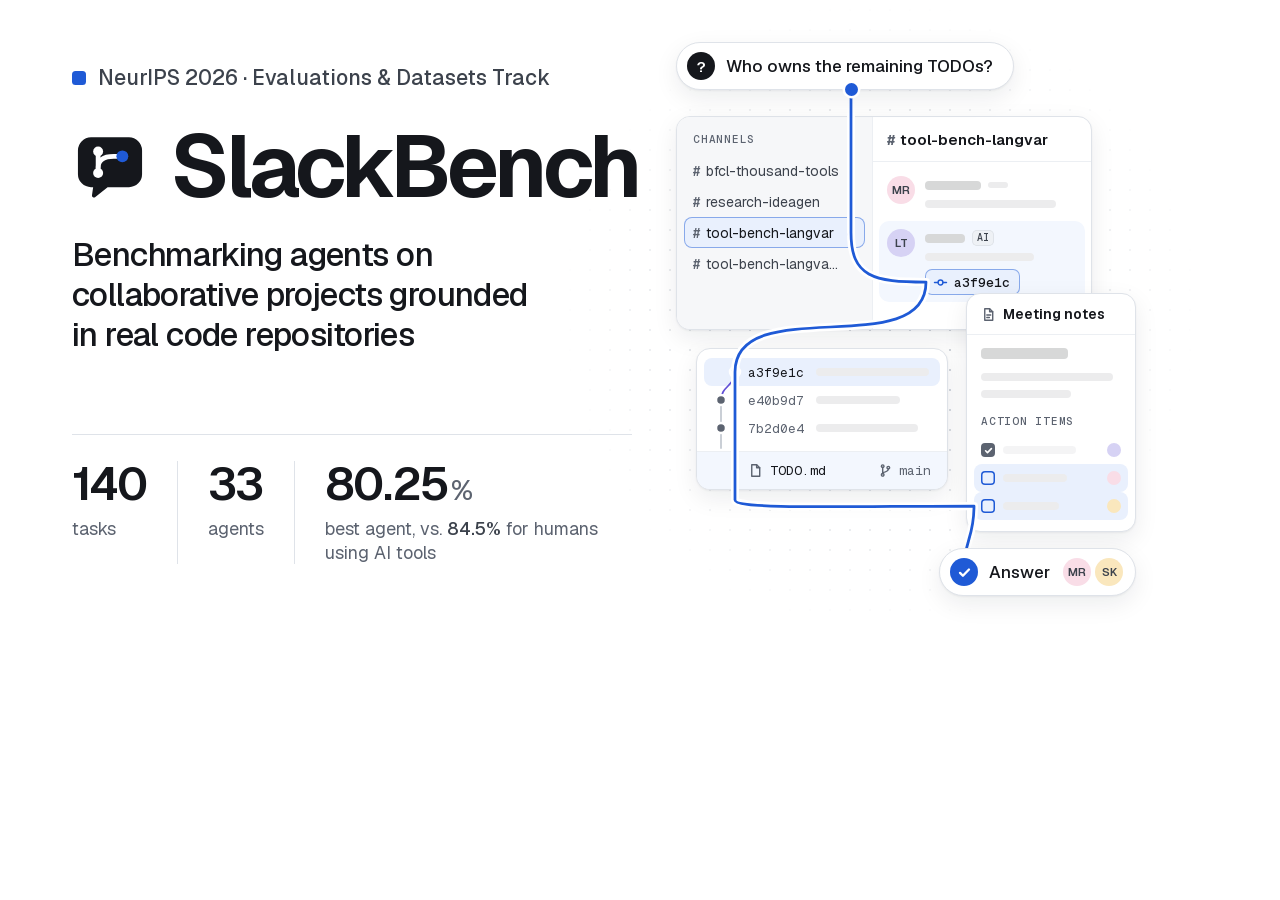
<file: tools/og.html>
<!doctype html>
<html lang="en">
<head>
  <meta charset="utf-8">
  <meta name="viewport" content="width=1200">
  <title>SlackBench social card</title>
  <!--
    Social card source (1200 × 630). Self-contained: the site's self-hosted Geist fonts + inline CSS, plus a
    small inline script that draws the agent's path from the anchors on the page.
    Render to ../assets/img/og.png at exactly 1200 × 630, device scale factor 1, e.g.
      Playwright (Chromium): viewport 1200×630, color scheme light, wait for
      document.fonts.ready and body[data-ready], then page.screenshot().
    Figures match the paper (data.js): 140 tasks, 33 agents, best agent 80.25%,
    human researchers (with AI tools) 84.5%.
  -->
  <style>
    /* self-hosted fonts (same files as the site) */
    @font-face {
      font-family: "Geist"; font-style: normal; font-weight: 400 700; font-display: block;
      src: url("../assets/fonts/geist-latin-ext.woff2") format("woff2");
      unicode-range: U+0100-02BA, U+02BD-02C5, U+02C7-02CC, U+02CE-02D7, U+02DD-02FF, U+0304, U+0308, U+0329, U+1D00-1DBF, U+1E00-1E9F, U+1EF2-1EFF, U+2020, U+20A0-20AB, U+20AD-20C4, U+2113, U+2C60-2C7F, U+A720-A7FF;
    }
    @font-face {
      font-family: "Geist"; font-style: normal; font-weight: 400 700; font-display: block;
      src: url("../assets/fonts/geist-latin.woff2") format("woff2");
      unicode-range: U+0000-00FF, U+0131, U+0152-0153, U+02BB-02BC, U+02C6, U+02DA, U+02DC, U+0304, U+0308, U+0329, U+2000-206F, U+20AC, U+2122, U+2191, U+2193, U+2212, U+2215, U+FEFF, U+FFFD;
    }
    @font-face {
      font-family: "Geist Mono"; font-style: normal; font-weight: 400 500; font-display: block;
      src: url("../assets/fonts/geist-mono-latin-ext.woff2") format("woff2");
      unicode-range: U+0100-02BA, U+02BD-02C5, U+02C7-02CC, U+02CE-02D7, U+02DD-02FF, U+0304, U+0308, U+0329, U+1D00-1DBF, U+1E00-1E9F, U+1EF2-1EFF, U+2020, U+20A0-20AB, U+20AD-20C4, U+2113, U+2C60-2C7F, U+A720-A7FF;
    }
    @font-face {
      font-family: "Geist Mono"; font-style: normal; font-weight: 400 500; font-display: block;
      src: url("../assets/fonts/geist-mono-latin.woff2") format("woff2");
      unicode-range: U+0000-00FF, U+0131, U+0152-0153, U+02BB-02BC, U+02C6, U+02DA, U+02DC, U+0304, U+0308, U+0329, U+2000-206F, U+20AC, U+2122, U+2191, U+2193, U+2212, U+2215, U+FEFF, U+FFFD;
    }
  </style>
  <style>
    /* light tokens, same values as assets/css/site.css */
    :root {
      --bg: #ffffff; --bg-soft: #f6f7f9; --bg-sunken: #eef1f5; --surface: #ffffff;
      --ink: #15171c; --ink-2: #3c424c; --ink-3: #5c6370;
      --line: #dfe3e9; --line-2: #eceff3; --axis: #c3c9d1;
      --accent: #1f5ad6; --accent-soft: #e9f0fd; --on-accent: #ffffff;
      --c-ha: #e87ba4; --c-su: #eda100; --c-ci: #6250d6;
      --sk: color-mix(in srgb, var(--ink) 8%, var(--surface));
      --sk-2: color-mix(in srgb, var(--ink) 17%, var(--surface));
      --ring: color-mix(in srgb, var(--accent) 48%, transparent);
      --shadow: 0 1px 2px rgba(16, 24, 40, 0.05), 0 8px 24px rgba(16, 24, 40, 0.08);
      --font-sans: "Geist", ui-sans-serif, system-ui, -apple-system, "Segoe UI", Roboto, Arial, sans-serif;
      --font-mono: "Geist Mono", ui-monospace, SFMono-Regular, Menlo, monospace;
    }
    * { box-sizing: border-box; margin: 0; }
    html, body { width: 1200px; height: 630px; overflow: hidden; background: var(--bg); }
    body {
      position: relative; font-family: var(--font-sans); color: var(--ink);
      -webkit-font-smoothing: antialiased; text-rendering: optimizeLegibility;
    }

    /* faint dot field behind the motif, fading out */
    .field {
      position: absolute; left: 560px; top: 0; width: 640px; height: 630px;
      background-image: radial-gradient(circle at center, var(--axis) 1px, transparent 1.5px);
      background-size: 20px 20px;
      -webkit-mask-image: radial-gradient(closest-side, #000 30%, transparent 100%);
      mask-image: radial-gradient(closest-side, #000 30%, transparent 100%);
      opacity: 0.75;
    }

    /* ---------- left column ---------- */
    .copy { position: absolute; left: 72px; top: 64px; width: 560px; height: 500px; display: flex; flex-direction: column; }
    .eyebrow { display: flex; align-items: center; gap: 12px; font-size: 21px; font-weight: 500; color: var(--ink-2); }
    .eyebrow i { width: 14px; height: 14px; border-radius: 3.5px; background: var(--accent); }
    .title { display: flex; align-items: center; gap: 22px; margin-top: 34px; }
    .title svg { width: 76px; height: 76px; flex: none; color: var(--ink); }
    .title .bm-hole { fill: var(--bg); }
    .title .bm-stroke { stroke: var(--bg); }
    .title .bm-accent { fill: var(--accent); }
    .title h1 { font-size: 88px; line-height: 0.95; font-weight: 650; letter-spacing: -0.045em; }
    .sub { margin-top: 26px; font-size: 33px; line-height: 1.22; font-weight: 500; letter-spacing: -0.018em; text-wrap: balance; }
    .figs { margin-top: auto; display: flex; border-top: 1px solid var(--line); padding-top: 26px; }
    .fig { padding: 0 30px; border-left: 1px solid var(--line); }
    .fig:first-child { padding-left: 0; border-left: 0; }
    .fig b { display: block; font-size: 46px; line-height: 1; font-weight: 600; letter-spacing: -0.03em; }
    .fig b small { font-size: 0.6em; font-weight: 500; color: var(--ink-3); letter-spacing: 0; margin-left: 2px; }
    .fig span { display: block; margin-top: 10px; font-size: 18px; line-height: 1.3; color: var(--ink-3); }
    .fig span em { font-style: normal; color: var(--ink-2); font-weight: 500; }

    /* ---------- right column: the hero motif, simplified and enlarged ---------- */
    .stage { position: absolute; left: 676px; top: 42px; width: 460px; height: 546px; }
    .panel {
      position: absolute; overflow: hidden; background: var(--surface);
      border: 1px solid var(--line); border-radius: 14px; box-shadow: var(--shadow);
    }
    .sk { display: block; height: 8px; border-radius: 4px; background: var(--sk); }
    .sk.name { height: 9px; background: var(--sk-2); }
    .label { font-family: var(--font-mono); font-size: 11px; font-weight: 500; letter-spacing: 0.07em; text-transform: uppercase; color: var(--ink-3); }
    .mono { font-family: var(--font-mono); }
    .ico { width: 15px; height: 15px; flex: none; fill: none; stroke: currentColor; stroke-width: 1.5; stroke-linecap: round; stroke-linejoin: round; color: var(--ink-3); }
    .av {
      flex: none; display: inline-grid; place-items: center; width: 28px; height: 28px; border-radius: 50%;
      font-size: 11px; font-weight: 600; color: var(--ink-2);
      background: color-mix(in srgb, var(--c, var(--ink-3)) 26%, var(--surface));
    }
    .av.dot { width: 14px; height: 14px; }
    [data-cat="HA"] { --c: var(--c-ha); } [data-cat="SU"] { --c: var(--c-su); } [data-cat="CI"] { --c: var(--c-ci); }
    .pin { position: absolute; left: 0; top: 50%; width: 0; height: 0; }

    .chip {
      position: absolute; z-index: 5; display: inline-flex; align-items: center; gap: 11px;
      height: 48px; padding: 0 20px 0 10px; border-radius: 999px;
      background: var(--surface); border: 1px solid var(--line); box-shadow: var(--shadow);
      font-size: 17px; font-weight: 500; white-space: nowrap;
    }
    .q { left: 0; top: 0; }
    .q-mark { display: grid; place-items: center; width: 28px; height: 28px; border-radius: 50%; background: var(--ink); color: var(--bg); font-size: 15px; font-weight: 600; }
    .port { position: absolute; bottom: -7px; width: 13px; height: 13px; margin-left: -6.5px; border-radius: 50%; background: var(--accent); box-shadow: 0 0 0 2.5px var(--surface); }
    .a { right: 0; padding-right: 12px; }
    .check { display: grid; place-items: center; width: 28px; height: 28px; border-radius: 50%; background: var(--accent); }
    .check svg { width: 17px; height: 17px; fill: none; stroke: var(--on-accent); stroke-width: 2.2; stroke-linecap: round; stroke-linejoin: round; }
    .owners { display: flex; gap: 4px; margin-left: 2px; }

    /* chat */
    .chat { left: 0; top: 74px; width: 416px; height: 214px; display: grid; grid-template-columns: 196px 1fr; }
    .side { background: var(--bg-soft); border-right: 1px solid var(--line-2); padding-top: 15px; }
    .side .label { padding: 0 16px 9px; }
    .ch { position: relative; display: flex; align-items: center; gap: 6px; height: 31px; margin: 0 7px; padding: 0 26px 0 9px; border-radius: 8px; font-size: 14px; color: var(--ink-2); white-space: nowrap; }
    .ch .n { min-width: 0; overflow: hidden; text-overflow: ellipsis; }
    .ch .h { color: var(--ink-3); font-weight: 500; }
    .ch.on { background: var(--accent-soft); color: var(--ink); box-shadow: inset 0 0 0 1px var(--ring); }
    .ch .sock { position: absolute; right: 10px; top: 50%; width: 8px; height: 8px; margin-top: -4px; border-radius: 50%; background: var(--accent); }
    .main-h { display: flex; align-items: center; gap: 5px; height: 45px; padding: 0 14px; border-bottom: 1px solid var(--line-2); font-size: 15px; font-weight: 600; white-space: nowrap; }
    .main-h .h { color: var(--ink-3); }
    .msg { display: grid; grid-template-columns: 28px 1fr; gap: 10px; margin: 6px 6px 0; padding: 8px 8px 7px; border-radius: 10px; }
    .msg.on { background: color-mix(in srgb, var(--accent-soft) 55%, var(--surface)); }
    .body { display: grid; gap: 8px; align-content: start; padding-top: 2px; }
    .meta { display: flex; align-items: center; gap: 7px; height: 14px; }
    .badge { font-family: var(--font-mono); font-size: 10px; font-weight: 500; line-height: 1; padding: 3px 5px; border-radius: 5px; color: var(--ink-2); background: var(--bg-sunken); box-shadow: inset 0 0 0 1px var(--line); }
    .link { position: relative; justify-self: start; display: inline-flex; align-items: center; gap: 6px; height: 26px; padding: 0 9px 0 7px; border-radius: 7px; border: 1px solid var(--line); background: var(--bg-soft); font-size: 13px; font-weight: 500; color: var(--ink-2); }
    .link.on { border-color: var(--ring); background: var(--accent-soft); color: var(--ink); }
    .link.on .ico { color: var(--accent); }

    /* repository */
    .repo { left: 20px; top: 306px; width: 252px; }
    .log { position: relative; padding: 9px 0 6px; }
    .graph { position: absolute; left: 16px; top: 9px; overflow: visible; }
    .commit { display: flex; align-items: center; gap: 12px; height: 28px; margin: 0 7px; padding: 0 10px 0 44px; border-radius: 8px; }
    .commit.on { background: var(--accent-soft); }
    .commit .mono { font-size: 13px; color: var(--ink-3); }
    .commit.on .mono { color: var(--ink); }
    .foot { display: flex; align-items: center; gap: 7px; height: 38px; margin-top: 3px; padding: 0 16px 0 51px; border-top: 1px solid var(--line-2); background: color-mix(in srgb, var(--accent-soft) 55%, var(--surface)); font-size: 13px; color: var(--ink); white-space: nowrap; }
    .foot .br { margin-left: auto; display: inline-flex; align-items: center; gap: 6px; color: var(--ink-3); }

    /* notes */
    .doc { right: 0; width: 170px; z-index: 2; }
    .ph { display: flex; align-items: center; gap: 7px; height: 41px; padding: 0 14px; border-bottom: 1px solid var(--line-2); font-size: 14px; font-weight: 600; white-space: nowrap; }
    .page { padding: 13px 14px 11px; }
    .page .t { height: 11px; width: 62%; margin-bottom: 14px; background: var(--sk-2); }
    .para { display: grid; gap: 9px; margin-bottom: 16px; }
    .page .label { margin-bottom: 8px; }
    .task { position: relative; display: flex; align-items: center; gap: 8px; height: 28px; margin: 0 -7px; padding: 0 7px; border-radius: 8px; }
    .task.on { background: var(--accent-soft); }
    .box { flex: none; display: grid; place-items: center; width: 14px; height: 14px; border-radius: 4px; box-shadow: inset 0 0 0 1.5px var(--axis); }
    .task.on .box { box-shadow: inset 0 0 0 1.5px var(--accent); }
    .task.done .box { background: var(--ink-3); box-shadow: none; }
    .task.done .box svg { width: 11px; height: 11px; fill: none; stroke: var(--surface); stroke-width: 2.4; stroke-linecap: round; stroke-linejoin: round; }
    .task.done .sk { opacity: 0.55; }
    .task .av { margin-left: auto; }

    /* the agent's path */
    .trace { position: absolute; left: 0; top: 0; z-index: 4; overflow: visible; }
    .trace path { fill: none; stroke-linecap: round; stroke-linejoin: round; }
    .trace .case { stroke: var(--surface); stroke-width: 8; }
    .trace .line { stroke: var(--accent); stroke-width: 2.75; }
  </style>
</head>
<body>
  <div class="field"></div>

  <div class="copy">
    <p class="eyebrow"><i></i>NeurIPS 2026 · Evaluations &amp; Datasets Track</p>
    <div class="title">
      <svg viewBox="0 0 32 32" aria-hidden="true">
        <path fill="currentColor" d="M8 3.5h16A5.5 5.5 0 0 1 29.5 9v10a5.5 5.5 0 0 1-5.5 5.5h-9l-5.3 4.2a.8.8 0 0 1-1.3-.7l.5-3.5H8A5.5 5.5 0 0 1 2.5 19V9A5.5 5.5 0 0 1 8 3.5z"/>
        <g class="bm-stroke" fill="none" stroke-width="2" stroke-linecap="round"><path d="M11 9.5v9"/><path d="M11 16.2c0-3.1 2.2-4.7 6.6-4.7h1.4"/></g>
        <circle class="bm-hole" cx="11" cy="9.5" r="2.1"/>
        <circle class="bm-hole" cx="11" cy="18.5" r="2.1"/>
        <circle class="bm-accent" cx="21.2" cy="11.5" r="2.5"/>
      </svg>
      <h1>SlackBench</h1>
    </div>
    <p class="sub">Benchmarking agents on collaborative projects grounded in real code repositories</p>
    <div class="figs">
      <div class="fig"><b>140</b><span>tasks</span></div>
      <div class="fig"><b>33</b><span>agents</span></div>
      <div class="fig"><b>80.25<small>%</small></b><span>best agent, vs. <em>84.5%</em> for humans using AI tools</span></div>
    </div>
  </div>

  <div class="stage" id="stage">
    <div class="panel chat" id="chat">
      <div class="side">
        <div class="label">Channels</div>
        <div class="ch"><span class="h">#</span><span class="n">bfcl-thousand-tools</span></div>
        <div class="ch"><span class="h">#</span><span class="n">research-ideagen</span></div>
        <div class="ch on"><span class="h">#</span><span class="n">tool-bench-langvar</span><i class="sock" id="a-ch"></i></div>
        <div class="ch"><span class="h">#</span><span class="n">tool-bench-langvar-dev</span></div>
      </div>
      <div>
        <div class="main-h"><span class="h">#</span>tool-bench-langvar</div>
        <div class="msg">
          <span class="av" data-cat="HA">MR</span>
          <div class="body">
            <div class="meta"><i class="sk name" style="width:56px"></i><i class="sk" style="width:20px;height:6px"></i></div>
            <i class="sk" style="width:86%"></i>
          </div>
        </div>
        <div class="msg on">
          <span class="av" data-cat="CI">LT</span>
          <div class="body">
            <div class="meta"><i class="sk name" style="width:40px"></i><span class="badge">AI</span></div>
            <i class="sk" style="width:72%"></i>
            <span class="link on"><i class="pin" id="a-link"></i><svg class="ico" viewBox="0 0 16 16"><path d="M5.4 8a2.6 2.6 0 1 0 5.2 0a2.6 2.6 0 1 0-5.2 0"/><path d="M1.6 8h3.8M10.6 8h3.8"/></svg><span class="mono">a3f9e1c</span></span>
          </div>
        </div>
      </div>
    </div>

    <div class="panel repo" id="repo">
      <div class="log">
        <svg class="graph" width="30" height="84" viewBox="0 0 30 84" aria-hidden="true">
          <path d="M8,42V90" fill="none" stroke="var(--axis)" stroke-width="1.75" stroke-linecap="round"/>
          <path d="M22,14C22,28 8,28 8,42" fill="none" stroke="var(--c-ci)" stroke-width="1.75" stroke-linecap="round"/>
          <circle id="a-commit" cx="22" cy="14" r="5" fill="var(--accent)" stroke="var(--surface)" stroke-width="2.5"/>
          <circle cx="8" cy="42" r="5" fill="var(--ink-3)" stroke="var(--surface)" stroke-width="2.5"/>
          <circle cx="8" cy="70" r="5" fill="var(--ink-3)" stroke="var(--surface)" stroke-width="2.5"/>
        </svg>
        <div class="commit on"><span class="mono">a3f9e1c</span><i class="sk" style="width:62%"></i></div>
        <div class="commit"><span class="mono">e40b9d7</span><i class="sk" style="width:46%"></i></div>
        <div class="commit"><span class="mono">7b2d0e4</span><i class="sk" style="width:56%"></i></div>
      </div>
      <div class="foot">
        <svg class="ico" viewBox="0 0 16 16"><path d="M4 1.8h5.2l3.3 3.3v9.1H4z"/><path d="M9.2 1.8v3.3h3.3"/></svg><span class="mono">TODO.md</span>
        <span class="br"><svg class="ico" viewBox="0 0 16 16"><path d="M5 4.6v6.8"/><path d="M11 6.4c0 2.5-2.2 3.1-6 3.9"/><path d="M3.6 3.4a1.4 1.4 0 1 0 2.8 0a1.4 1.4 0 1 0-2.8 0"/><path d="M3.6 12.6a1.4 1.4 0 1 0 2.8 0a1.4 1.4 0 1 0-2.8 0"/><path d="M9.6 5a1.4 1.4 0 1 0 2.8 0a1.4 1.4 0 1 0-2.8 0"/></svg><span class="mono">main</span></span>
      </div>
    </div>

    <div class="panel doc" id="doc">
      <div class="ph"><svg class="ico" viewBox="0 0 16 16"><path d="M4 1.8h5.2l3.3 3.3v9.1H4z"/><path d="M9.2 1.8v3.3h3.3"/><path d="M6.2 8.6h4.2M6.2 11.2h2.8"/></svg>Meeting notes</div>
      <div class="page">
        <i class="sk t"></i>
        <div class="para"><i class="sk" style="width:94%"></i><i class="sk" style="width:64%"></i></div>
        <div class="label">Action items</div>
        <div class="task done"><span class="box"><svg viewBox="0 0 16 16"><path d="M3.8 8.4l2.7 2.7 5.7-5.9"/></svg></span><i class="sk" style="width:52%"></i><span class="av dot" data-cat="CI"></span></div>
        <div class="task on"><span class="box"></span><i class="sk" style="width:46%"></i><span class="av dot" data-cat="HA"></span></div>
        <div class="task on" id="target"><i class="pin" id="a-task"></i><span class="box"></span><i class="sk" style="width:40%"></i><span class="av dot" data-cat="SU"></span></div>
      </div>
    </div>

    <svg class="trace" id="trace" aria-hidden="true"><path class="case" id="case"/><path class="line" id="line"/></svg>

    <div class="chip q" id="q"><span class="q-mark">?</span>Who owns the remaining TODOs?<i class="port" id="a-q"></i></div>
    <div class="chip a" id="ans"><span class="check" id="a-ans"><svg viewBox="0 0 16 16"><path d="M3.8 8.4l2.7 2.7 5.7-5.9"/></svg></span>Answer<span class="owners"><span class="av" data-cat="HA">MR</span><span class="av" data-cat="SU">SK</span></span></div>
  </div>

  <script>
    /* Static layout pass: put the notes' open item just under the repository and the answer
       under the notes, aim the question's port at the channel, then draw the agent's path
       (same hop shapes as assets/js/hero.js). */
    (function () {
      "use strict";
      function $(id) { return document.getElementById(id); }
      function go() {
        var stage = $("stage"), sr = stage.getBoundingClientRect();
        var c = function (el) { var r = el.getBoundingClientRect(); return { x: r.left + r.width / 2 - sr.left, y: r.top + r.height / 2 - sr.top }; };
        var repoBottom = $("repo").getBoundingClientRect().bottom - sr.top;
        var doc = $("doc");
        doc.style.top = "0px";
        doc.style.top = Math.round(repoBottom + 16 - c($("a-task")).y) + "px";
        var ans = $("ans");
        ans.style.top = Math.round(doc.offsetTop + doc.offsetHeight + 16) + "px";
        var q = $("q"), qr = q.getBoundingClientRect();
        $("a-q").style.left = Math.round(c($("a-ch")).x + sr.left - qr.left - 1) + "px";

        var P = ["a-q", "a-ch", "a-link", "a-commit", "a-task", "a-ans"].map(function (id) { return c($(id)); });
        var lane = { x: P[3].x, y: repoBottom + 10 };
        var D = [0, 1], R = [1, 0];
        function piece(A, B, o, i, k1, k2) {
          var dx = B.x - A.x, dy = B.y - A.y;
          var h1 = Math.max(10, k1 * Math.abs(dx * o[0] + dy * o[1])), h2 = Math.max(10, k2 * Math.abs(dx * i[0] + dy * i[1]));
          return "C" + (A.x + o[0] * h1) + "," + (A.y + o[1] * h1) + " " + (B.x - i[0] * h2) + "," + (B.y - i[1] * h2) + " " + B.x + "," + B.y;
        }
        var d = "M" + P[0].x + "," + P[0].y +
          piece(P[0], P[1], D, D, 0.45, 0.45) + piece(P[1], P[2], D, R, 0.9, 0.7) + piece(P[2], P[3], D, D, 0.9, 0.9) +
          piece(P[3], lane, D, D, 0.4, 0.4) + piece(lane, P[4], D, R, 1, 0.5) + piece(P[4], P[5], D, D, 0.5, 0.5);
        var svg = $("trace");
        svg.setAttribute("width", sr.width); svg.setAttribute("height", sr.height);
        svg.setAttribute("viewBox", "0 0 " + sr.width + " " + sr.height);
        $("case").setAttribute("d", d); $("line").setAttribute("d", d);
        document.body.setAttribute("data-ready", "1");
      }
      (document.fonts && document.fonts.ready ? document.fonts.ready : Promise.resolve()).then(go);
    })();
  </script>
</body>
</html>
</file>
<file: assets/css/site.css>
/* ==========================================================================
   SlackBench — site design system
   Tokens → base → layout → components → sections → charts (shared) → utilities
   Component-specific styles live in their own files (leaderboard.css, …).
   ========================================================================== */

/* ---------- Fonts: Geist + Geist Mono (SIL OFL 1.1, see assets/fonts/OFL.txt), self-hosted
   so the page never waits on a third-party font server. Variable weights, latin + latin-ext. ---------- */
@font-face {
  font-family: "Geist"; font-style: normal; font-weight: 400 700; font-display: swap;
  src: url("../fonts/geist-latin-ext.woff2") format("woff2");
  unicode-range: U+0100-02BA, U+02BD-02C5, U+02C7-02CC, U+02CE-02D7, U+02DD-02FF, U+0304, U+0308, U+0329, U+1D00-1DBF, U+1E00-1E9F, U+1EF2-1EFF, U+2020, U+20A0-20AB, U+20AD-20C4, U+2113, U+2C60-2C7F, U+A720-A7FF;
}
@font-face {
  font-family: "Geist"; font-style: normal; font-weight: 400 700; font-display: swap;
  src: url("../fonts/geist-latin.woff2") format("woff2");
  unicode-range: U+0000-00FF, U+0131, U+0152-0153, U+02BB-02BC, U+02C6, U+02DA, U+02DC, U+0304, U+0308, U+0329, U+2000-206F, U+20AC, U+2122, U+2191, U+2193, U+2212, U+2215, U+FEFF, U+FFFD;
}
@font-face {
  font-family: "Geist Mono"; font-style: normal; font-weight: 400 500; font-display: swap;
  src: url("../fonts/geist-mono-latin-ext.woff2") format("woff2");
  unicode-range: U+0100-02BA, U+02BD-02C5, U+02C7-02CC, U+02CE-02D7, U+02DD-02FF, U+0304, U+0308, U+0329, U+1D00-1DBF, U+1E00-1E9F, U+1EF2-1EFF, U+2020, U+20A0-20AB, U+20AD-20C4, U+2113, U+2C60-2C7F, U+A720-A7FF;
}
@font-face {
  font-family: "Geist Mono"; font-style: normal; font-weight: 400 500; font-display: swap;
  src: url("../fonts/geist-mono-latin.woff2") format("woff2");
  unicode-range: U+0000-00FF, U+0131, U+0152-0153, U+02BB-02BC, U+02C6, U+02DA, U+02DC, U+0304, U+0308, U+0329, U+2000-206F, U+20AC, U+2122, U+2191, U+2193, U+2212, U+2215, U+FEFF, U+FFFD;
}

/* ---------- Tokens ---------- */
:root {
  color-scheme: light;

  /* surfaces */
  --bg: #ffffff;
  --bg-soft: #f6f7f9;
  --bg-sunken: #eef1f5;
  --bg-hover: #e6eaf0;
  --surface: #ffffff;          /* chart + card surface */
  --surface-raised: #ffffff;   /* tooltips, popovers */

  /* ink */
  --ink: #15171c;
  --ink-2: #3c424c;
  --ink-3: #5c6370;            /* muted text, ≥ 4.5:1 on --bg */
  --faint: #8a919c;            /* non-essential decoration only */

  /* lines */
  --line: #dfe3e9;             /* hairline borders */
  --line-2: #eceff3;           /* gridlines */
  --axis: #c3c9d1;             /* axis / baseline */

  /* brand + UI accent */
  --accent: #1f5ad6;
  --accent-ink: #1747b0;
  --accent-soft: #e9f0fd;
  --on-accent: #ffffff;

  /* data colors — validated (dataviz validator, adjacency order AS→HA→SU→CI) */
  --c-as: #2a78d6;             /* Agentic Search — blue */
  --c-ha: #e87ba4;             /* Hallucination — magenta */
  --c-su: #eda100;             /* Summarization — amber */
  --c-ci: #6250d6;             /* Circumstance Inference — violet */
  --c-overall: #2b3039;        /* Overall / single-series marks */
  --c-human: #15171c;          /* human reference */
  --c-muted: #c9ced6;          /* de-emphasized marks */
  --c-highlight: #1f5ad6;      /* emphasized mark (= accent) */

  /* status (reserved meaning; always paired with icon + label) */
  --good: #0ca30c;
  --good-ink: #006300;
  --critical: #d03b3b;

  /* type */
  --font-sans: "Geist", ui-sans-serif, system-ui, -apple-system, "Segoe UI", Roboto, "Helvetica Neue", Arial, sans-serif;
  --font-mono: "Geist Mono", ui-monospace, SFMono-Regular, Menlo, Consolas, monospace;

  /* layout */
  --max: 1200px;
  --prose: 720px;
  --gutter: clamp(16px, 4vw, 48px);
  --header-h: 61px;
  --radius-sm: 6px;
  --radius: 10px;
  --radius-lg: 14px;
  --shadow-sm: 0 1px 2px rgba(16, 24, 40, 0.06);
  --shadow: 0 1px 2px rgba(16, 24, 40, 0.05), 0 6px 20px rgba(16, 24, 40, 0.07);
  --shadow-lg: 0 2px 6px rgba(16, 24, 40, 0.06), 0 14px 36px rgba(16, 24, 40, 0.12);
  --ease: cubic-bezier(0.2, 0.7, 0.2, 1);
}

@media (prefers-color-scheme: dark) {
  :root:not([data-theme="light"]) {
    color-scheme: dark;
    --bg: #0e1013;
    --bg-soft: #14171b;
    --bg-sunken: #1b1f25;
    --bg-hover: #232830;
    --surface: #121519;
    --surface-raised: #1a1e24;
    --ink: #eef1f5;
    --ink-2: #c4cad3;
    --ink-3: #9aa3af;
    --faint: #6f7884;
    --line: #2a3038;
    --line-2: #1f242b;
    --axis: #3a414b;
    --accent: #8db4ff;
    --accent-ink: #b5ceff;
    --accent-soft: #18233a;
    --on-accent: #0e1013;
    --c-as: #3987e5;
    --c-ha: #d55181;
    --c-su: #c98500;
    --c-ci: #9085e9;
    --c-overall: #d5dbe3;
    --c-human: #eef1f5;
    --c-muted: #3a414b;
    --c-highlight: #8db4ff;
    --good-ink: #3ccf3c;
    --shadow-sm: 0 1px 2px rgba(0, 0, 0, 0.4);
    --shadow: 0 1px 2px rgba(0, 0, 0, 0.35), 0 8px 24px rgba(0, 0, 0, 0.35);
    --shadow-lg: 0 2px 6px rgba(0, 0, 0, 0.4), 0 16px 40px rgba(0, 0, 0, 0.5);
  }
}
:root[data-theme="dark"] {
  color-scheme: dark;
  --bg: #0e1013;
  --bg-soft: #14171b;
  --bg-sunken: #1b1f25;
  --bg-hover: #232830;
  --surface: #121519;
  --surface-raised: #1a1e24;
  --ink: #eef1f5;
  --ink-2: #c4cad3;
  --ink-3: #9aa3af;
  --faint: #6f7884;
  --line: #2a3038;
  --line-2: #1f242b;
  --axis: #3a414b;
  --accent: #8db4ff;
  --accent-ink: #b5ceff;
  --accent-soft: #18233a;
  --on-accent: #0e1013;
  --c-as: #3987e5;
  --c-ha: #d55181;
  --c-su: #c98500;
  --c-ci: #9085e9;
  --c-overall: #d5dbe3;
  --c-human: #eef1f5;
  --c-muted: #3a414b;
  --c-highlight: #8db4ff;
  --good-ink: #3ccf3c;
  --shadow-sm: 0 1px 2px rgba(0, 0, 0, 0.4);
  --shadow: 0 1px 2px rgba(0, 0, 0, 0.35), 0 8px 24px rgba(0, 0, 0, 0.35);
  --shadow-lg: 0 2px 6px rgba(0, 0, 0, 0.4), 0 16px 40px rgba(0, 0, 0, 0.5);
}

/* category hooks: any element with data-cat gets --c */
[data-cat="AS"] { --c: var(--c-as); }
[data-cat="HA"] { --c: var(--c-ha); }
[data-cat="SU"] { --c: var(--c-su); }
[data-cat="CI"] { --c: var(--c-ci); }
[data-cat="overall"] { --c: var(--c-overall); }

/* ---------- Base ---------- */
*, *::before, *::after { box-sizing: border-box; }
html {
  -webkit-text-size-adjust: 100%;
  text-size-adjust: 100%;
  scroll-padding-top: calc(var(--header-h) + 12px);
}
html.is-ready { scroll-behavior: smooth; }
@media (max-width: 900px) { :root { --header-h: 93px; } }
body {
  margin: 0;
  background: var(--bg);
  color: var(--ink);
  font-family: var(--font-sans);
  font-size: 16px;
  line-height: 1.6;
  -webkit-font-smoothing: antialiased;
  -moz-osx-font-smoothing: grayscale;
  text-rendering: optimizeLegibility;
  overflow-x: clip;
}
img, svg, video { display: block; max-width: 100%; }
img { height: auto; }
a { color: var(--accent); text-decoration: none; }
a:hover { color: var(--accent-ink); }
p { margin: 0 0 1em; }
h1, h2, h3, h4 { margin: 0; color: var(--ink); line-height: 1.15; }
h3 { font-size: 20px; font-weight: 600; letter-spacing: -0.012em; }
h4 { font-size: 16px; font-weight: 600; }
strong, b { font-weight: 600; }
code, kbd, samp, pre { font-family: var(--font-mono); }
:not(pre) > code {
  font-size: 0.88em;
  background: var(--bg-sunken);
  border-radius: 4px;
  padding: 0.1em 0.38em;
  color: var(--ink);
  overflow-wrap: anywhere;
}
::selection { background: var(--accent); color: var(--on-accent); }
:focus-visible { outline: 2px solid var(--accent); outline-offset: 2px; border-radius: 4px; }
button { font: inherit; color: inherit; }
hr { border: 0; border-top: 1px solid var(--line); margin: 32px 0; }

.skip-link {
  position: absolute; left: 12px; top: -48px; z-index: 200;
  background: var(--ink); color: var(--bg); padding: 8px 14px; border-radius: 8px;
  font-weight: 500; transition: top 0.15s;
}
.skip-link:focus { top: 12px; color: var(--bg); }

.sr-only {
  position: absolute !important; width: 1px; height: 1px; padding: 0; margin: -1px;
  overflow: hidden; clip: rect(0, 0, 0, 0); white-space: nowrap; border: 0;
}

/* ---------- Layout ---------- */
.wrap { max-width: var(--max); margin-inline: auto; padding-inline: var(--gutter); }
.prose { max-width: var(--prose); }
.prose p, .prose li { color: var(--ink-2); font-size: 17px; line-height: 1.65; }
.prose a { text-decoration: underline; text-decoration-color: color-mix(in srgb, var(--accent) 40%, transparent); text-underline-offset: 3px; }

.section { padding-block: clamp(56px, 8vw, 104px); }
.section + .section, .section.ruled { border-top: 1px solid var(--line); }
.section.soft { background: var(--bg-soft); }
.section-head { max-width: 780px; margin-bottom: clamp(28px, 4vw, 44px); }
.kicker {
  display: inline-flex; align-items: center; gap: 8px;
  font-family: var(--font-mono); font-size: 12.5px; font-weight: 500;
  letter-spacing: 0.06em; text-transform: uppercase; color: var(--accent);
}
.section-title {
  font-size: clamp(30px, 3.8vw, 44px); font-weight: 600; letter-spacing: -0.028em;
  line-height: 1.08; margin-top: 12px; text-wrap: balance;
}
.section-lead {
  font-size: clamp(17px, 1.45vw, 19px); line-height: 1.55; color: var(--ink-2);
  margin: 16px 0 0; text-wrap: pretty;
}
.subhead { font-size: 22px; font-weight: 600; letter-spacing: -0.015em; margin: 0 0 8px; }
.muted { color: var(--ink-3); }
.small { font-size: 14px; }
.mono { font-family: var(--font-mono); }
.num { font-variant-numeric: tabular-nums; }

.grid-2 { display: grid; grid-template-columns: repeat(2, minmax(0, 1fr)); gap: 24px; }
.grid-3 { display: grid; grid-template-columns: repeat(3, minmax(0, 1fr)); gap: 24px; }
.grid-4 { display: grid; grid-template-columns: repeat(4, minmax(0, 1fr)); gap: 20px; }
@media (max-width: 1000px) {
  .grid-4 { grid-template-columns: repeat(2, minmax(0, 1fr)); }
  .grid-3 { grid-template-columns: repeat(2, minmax(0, 1fr)); }
}
@media (max-width: 680px) {
  .grid-2, .grid-3, .grid-4 { grid-template-columns: 1fr; }
}

/* ---------- Top bar ---------- */
.topbar {
  position: sticky; top: 0; z-index: 60;
  background: color-mix(in srgb, var(--bg) 86%, transparent);
  -webkit-backdrop-filter: saturate(1.5) blur(12px);
  backdrop-filter: saturate(1.5) blur(12px);
  border-bottom: 1px solid var(--line);
}
.topbar-inner {
  max-width: var(--max); margin-inline: auto; padding-inline: var(--gutter);
  min-height: 60px; display: flex; align-items: center; gap: 32px;
}
.brand {
  display: inline-flex; align-items: center; gap: 10px; flex: none;
  font-size: 18px; font-weight: 600; letter-spacing: -0.015em; color: var(--ink);
}
.brand:hover { color: var(--ink); }
.brand-mark { width: 26px; height: 26px; color: var(--ink); }
.brand-mark .bm-accent { fill: var(--accent); }
.secnav {
  display: flex; gap: 24px; flex: 1 1 auto; min-width: 0;
  overflow-x: auto; scrollbar-width: none; -webkit-overflow-scrolling: touch;
}
.secnav::-webkit-scrollbar { display: none; }
.secnav a {
  flex: none; color: var(--ink-2); font-size: 14.5px; font-weight: 450;
  padding: 19px 0 17px; border-bottom: 2px solid transparent; white-space: nowrap;
  transition: color 0.15s, border-color 0.15s;
}
.secnav a:hover { color: var(--ink); }
.secnav a.is-active { color: var(--ink); border-bottom-color: var(--accent); }
.topbar-actions { display: flex; align-items: center; gap: 4px; margin-left: auto; flex: none; }
.icon-btn {
  width: 38px; height: 38px; border-radius: 9px; border: 0; background: transparent;
  display: inline-grid; place-items: center; color: var(--ink-2); cursor: pointer;
  transition: background 0.15s, color 0.15s;
}
.icon-btn:hover { background: var(--bg-sunken); color: var(--ink); }
.icon-btn svg { width: 19px; height: 19px; }
.icon-btn[aria-disabled="true"] { display: none; }
.theme-toggle .i-sun { display: none; }
:root[data-theme="dark"] .theme-toggle .i-sun { display: block; }
:root[data-theme="dark"] .theme-toggle .i-moon { display: none; }
@media (prefers-color-scheme: dark) {
  :root:not([data-theme="light"]) .theme-toggle .i-sun { display: block; }
  :root:not([data-theme="light"]) .theme-toggle .i-moon { display: none; }
}
@media (max-width: 900px) {
  .topbar-inner { flex-wrap: wrap; column-gap: 12px; row-gap: 0; padding-top: 8px; }
  .secnav {
    order: 3; flex-basis: 100%; gap: 20px;
    margin-inline: calc(-1 * var(--gutter)); padding-inline: var(--gutter);
    border-top: 1px solid var(--line);
  }
  .secnav a { padding: 11px 0 9px; font-size: 14px; }
}

/* ---------- Buttons & controls ---------- */
.lbtn {
  display: inline-flex; align-items: center; gap: 10px; height: 48px; padding: 0 18px 0 15px;
  border-radius: var(--radius); background: var(--bg-sunken); color: var(--ink);
  font-size: 15px; font-weight: 500; line-height: 1; border: 1px solid transparent;
  transition: background 0.15s, transform 0.15s var(--ease), border-color 0.15s;
  white-space: nowrap;
}
.lbtn:hover { background: var(--bg-hover); color: var(--ink); }
.lbtn:active { transform: translateY(1px); }
.lbtn svg { width: 19px; height: 19px; flex: none; }
.lbtn .lbtn-sub { font-size: 12.5px; font-weight: 450; color: var(--ink-3); margin-left: -2px; }
.lbtn--primary { background: var(--ink); color: var(--bg); }
.lbtn--primary:hover { background: color-mix(in srgb, var(--ink) 88%, var(--bg)); color: var(--bg); }
.lbtn--primary .lbtn-sub { color: color-mix(in srgb, var(--bg) 70%, var(--ink)); }
.lbtn[aria-disabled="true"] {
  background: transparent; border: 1px dashed var(--line); color: var(--ink-3); cursor: default;
}
.lbtn[aria-disabled="true"]:hover { background: transparent; }
.soon {
  font-family: var(--font-mono); font-size: 10.5px; letter-spacing: 0.05em; text-transform: uppercase;
  padding: 3px 6px; border-radius: 5px; background: var(--bg-sunken); color: var(--ink-3); line-height: 1;
}

.seg {
  display: inline-flex; flex-wrap: wrap; gap: 2px; padding: 3px; border-radius: 11px;
  background: var(--bg-sunken);
}
.seg button {
  border: 0; background: transparent; cursor: pointer; border-radius: 8px;
  padding: 7px 12px; font-size: 13.5px; font-weight: 500; line-height: 1.2; color: var(--ink-2);
  display: inline-flex; align-items: center; gap: 7px; white-space: nowrap;
  transition: background 0.15s, color 0.15s, box-shadow 0.15s;
}
.seg button:hover { color: var(--ink); }
.seg button[aria-pressed="true"], .seg button[aria-selected="true"] {
  background: var(--surface); color: var(--ink);
  box-shadow: 0 0 0 1px var(--line), 0 1px 3px rgba(16, 24, 40, 0.08);
}

.chips { display: flex; flex-wrap: wrap; gap: 6px; }
.chip {
  border: 1px solid var(--line); background: var(--surface); color: var(--ink-2); cursor: pointer;
  border-radius: 999px; padding: 6px 12px; font-size: 13px; font-weight: 500; line-height: 1.2;
  display: inline-flex; align-items: center; gap: 6px; white-space: nowrap;
  transition: background 0.15s, color 0.15s, border-color 0.15s;
}
.chip:hover { border-color: var(--axis); color: var(--ink); }
.chip[aria-pressed="true"] { background: var(--ink); border-color: var(--ink); color: var(--bg); }
.chip .count { color: var(--ink-3); font-variant-numeric: tabular-nums; }
.chip[aria-pressed="true"] .count { color: color-mix(in srgb, var(--bg) 70%, var(--ink)); }
.control-label { font-size: 12.5px; font-weight: 500; color: var(--ink-3); margin-right: 4px; }

.swatch { display: inline-block; width: 10px; height: 10px; border-radius: 3px; background: var(--c, var(--c-overall)); flex: none; }
.swatch--line { width: 14px; height: 2px; border-radius: 2px; }
.swatch--dot { border-radius: 50%; }

.tag {
  display: inline-flex; align-items: center; gap: 6px; font-size: 12.5px; font-weight: 500;
  color: var(--ink-2); background: var(--bg-sunken); border-radius: 6px; padding: 3px 8px; line-height: 1.3;
}
.tag .swatch { width: 8px; height: 8px; border-radius: 2px; }

/* ---------- Hero ---------- */
.hero { padding-block: clamp(40px, 6.5vw, 88px) clamp(36px, 5vw, 64px); }
.hero-grid {
  display: grid; grid-template-columns: minmax(0, 1.04fr) minmax(0, 1fr);
  gap: clamp(32px, 5vw, 64px); align-items: center;
}
@media (max-width: 980px) { .hero-grid { grid-template-columns: 1fr; } }
.eyebrow {
  display: inline-flex; align-items: center; gap: 8px; margin: 0;
  font-size: 14px; font-weight: 500; color: var(--ink-2);
}
.eyebrow .sq { width: 10px; height: 10px; border-radius: 2.5px; background: var(--accent); flex: none; }
.eyebrow a { color: inherit; }
.eyebrow a:hover { color: var(--accent); }
.hero-title {
  font-size: clamp(54px, 8.4vw, 92px); font-weight: 650; letter-spacing: -0.045em;
  line-height: 0.95; margin: 18px 0 0;
}
.hero-sub {
  font-size: clamp(20px, 2.25vw, 27px); line-height: 1.22; font-weight: 500; letter-spacing: -0.018em;
  color: var(--ink); margin: 16px 0 0; max-width: 23em; text-wrap: balance;
}
.authors {
  list-style: none; padding: 0; margin: 26px 0 0; display: flex; flex-wrap: wrap; gap: 4px 16px;
  font-size: 15.5px; color: var(--ink);
}
.authors li { white-space: nowrap; }
.authors sup { font-size: 0.68em; color: var(--ink-3); margin-left: 1px; font-variant-numeric: tabular-nums; }
.affils { margin: 8px 0 0; font-size: 14px; color: var(--ink-3); display: flex; flex-wrap: wrap; gap: 2px 14px; }
.affils sup { margin-right: 2px; }
.affils .eq { width: 100%; }
.hero-lead {
  font-size: clamp(17px, 1.45vw, 19px); line-height: 1.55; color: var(--ink-2);
  margin: 22px 0 0; max-width: 34em; text-wrap: pretty;
}
.hero-links { display: flex; flex-wrap: wrap; gap: 10px; margin-top: 28px; }
.hero-art { position: relative; min-height: 360px; }
@media (max-width: 980px) { .hero-art { min-height: 300px; } }

/* ---------- Stats band ---------- */
.stats { border-block: 1px solid var(--line); }
.stats-grid { display: grid; grid-template-columns: repeat(6, minmax(0, 1fr)); }
.stat { padding: 26px 20px 24px; border-left: 1px solid var(--line); }
.stat:first-child { border-left: 0; padding-left: 0; }
.stat-value { font-size: clamp(30px, 3.1vw, 40px); font-weight: 600; letter-spacing: -0.025em; line-height: 1.05; }
.stat-value .unit { font-size: 0.6em; font-weight: 500; color: var(--ink-3); margin-left: 2px; letter-spacing: 0; }
.stat-label { font-size: 14px; color: var(--ink-3); margin-top: 8px; line-height: 1.38; }
.stat-label b { color: var(--ink-2); font-weight: 500; }
@media (max-width: 1080px) {
  .stats-grid { grid-template-columns: repeat(3, minmax(0, 1fr)); }
  .stat:nth-child(3n + 1) { border-left: 0; padding-left: 0; }
  .stat:nth-child(n + 4) { border-top: 1px solid var(--line); }
}
@media (max-width: 600px) {
  .stats-grid { grid-template-columns: repeat(2, minmax(0, 1fr)); }
  .stat { padding: 20px 14px 18px; }
  .stat:nth-child(3n + 1) { border-left: 1px solid var(--line); padding-left: 14px; }
  .stat:nth-child(2n + 1) { border-left: 0; padding-left: 0; }
  .stat:nth-child(n + 3) { border-top: 1px solid var(--line); }
}

/* ---------- Cards ---------- */
.card {
  border: 1px solid var(--line); border-radius: var(--radius-lg); background: var(--surface);
  padding: 22px 22px 20px;
}
.card h3 { font-size: 18px; }
.card p { color: var(--ink-2); font-size: 15px; line-height: 1.55; }
.card p:last-child { margin-bottom: 0; }

/* category cards */
.cat-card { position: relative; display: flex; flex-direction: column; gap: 12px; padding-top: 24px; }
.cat-card::before {
  content: ""; position: absolute; left: 22px; right: 22px; top: 0; height: 3px;
  border-radius: 0 0 3px 3px; background: var(--c);
}
.cat-head { display: flex; align-items: baseline; justify-content: space-between; gap: 12px; }
.cat-key {
  font-family: var(--font-mono); font-size: 12.5px; font-weight: 500; letter-spacing: 0.04em;
  color: var(--ink-3); display: inline-flex; align-items: center; gap: 7px;
}
.cat-count { font-size: 30px; font-weight: 600; letter-spacing: -0.02em; line-height: 1; }
.cat-count small { font-size: 13px; font-weight: 500; color: var(--ink-3); letter-spacing: 0; margin-left: 4px; }
.cat-card h3 { font-size: 19px; }
.cat-card .cat-summary { margin: 0; }
.cat-card ul { margin: 0; padding-left: 18px; color: var(--ink-2); font-size: 14.5px; }
.example-q {
  margin: auto 0 0; padding: 12px 14px; border-radius: var(--radius); background: var(--bg-soft);
  font-size: 14.5px; line-height: 1.5; color: var(--ink); border: 1px solid var(--line-2);
}
.example-q .label {
  display: block; font-family: var(--font-mono); font-size: 11px; letter-spacing: 0.06em;
  text-transform: uppercase; color: var(--ink-3); margin-bottom: 4px;
}

/* tall segmented bar (task mix) */
.segbar { margin-top: 28px; }
.segbar-track { display: flex; gap: 2px; height: 10px; }
.segbar-part { flex: var(--w) 1 0; min-width: 0; background: var(--c); border-radius: 999px; }
.segbar-legend { display: flex; flex-wrap: wrap; gap: 6px 20px; margin-top: 12px; font-size: 13.5px; color: var(--ink-2); }
.segbar-legend span { display: inline-flex; align-items: center; gap: 7px; }
.segbar-legend b { color: var(--ink); font-weight: 600; font-variant-numeric: tabular-nums; }

/* ---------- Figures ---------- */
.figure { margin: 0; }
.figure-frame {
  position: relative; border: 1px solid var(--line); border-radius: var(--radius-lg); overflow: hidden; background: #fff;
}
.zoom-btn {
  position: absolute; top: 10px; right: 10px; z-index: 1; width: 34px; height: 34px; border-radius: 9px;
  display: grid; place-items: center; cursor: pointer; color: #3c424c;
  background: rgba(255, 255, 255, 0.92); border: 1px solid #dfe3e9; box-shadow: 0 1px 2px rgba(16, 24, 40, 0.08);
  transition: background 0.15s, color 0.15s;
}
.zoom-btn:hover { background: #fff; color: #15171c; }
.zoom-btn svg { width: 16px; height: 16px; }
.zoom-btn:focus-visible { outline: 2px solid var(--accent); outline-offset: 2px; }
.figure-frame img { width: 100%; }
.figure figcaption { margin-top: 12px; font-size: 14px; color: var(--ink-3); line-height: 1.5; max-width: 860px; }
.figure figcaption b { color: var(--ink-2); font-weight: 600; }
.zoomable { cursor: zoom-in; }

/* lightbox: native modal <dialog> */
.lightbox {
  padding: 0; border: 0; background: transparent; overflow: visible; color: var(--ink);
  max-width: calc(100vw - 48px); max-height: calc(100vh - 48px);
}
.lightbox::backdrop { background: rgba(10, 12, 16, 0.82); }
.lightbox img {
  display: block; width: auto; height: auto; max-width: min(1600px, calc(100vw - 48px)); max-height: calc(100vh - 48px);
  border-radius: 8px; background: #fff; cursor: zoom-out;
}
.lightbox-close {
  position: absolute; top: -14px; right: -14px; width: 36px; height: 36px; border-radius: 50%; border: 0;
  display: grid; place-items: center; cursor: pointer; background: var(--surface-raised); color: var(--ink);
  box-shadow: var(--shadow);
}
.lightbox-close svg { width: 16px; height: 16px; }
.lightbox-close:focus-visible { outline: 2px solid var(--accent); outline-offset: 2px; }

/* ---------- Tables ---------- */
.table-scroll { overflow-x: auto; -webkit-overflow-scrolling: touch; }
.dtable { width: 100%; border-collapse: collapse; font-size: 14.5px; }
.dtable caption { text-align: left; font-size: 13.5px; color: var(--ink-3); padding-bottom: 10px; caption-side: top; }
.dtable th {
  text-align: left; font-size: 12.5px; font-weight: 600; color: var(--ink-2); letter-spacing: 0.01em;
  padding: 10px 12px; border-bottom: 1px solid var(--ink-2); white-space: nowrap; vertical-align: bottom;
}
.dtable td { padding: 10px 12px; border-bottom: 1px solid var(--line); vertical-align: top; color: var(--ink); }
.dtable th:first-child, .dtable td:first-child { padding-left: 0; }
.dtable th:last-child, .dtable td:last-child { padding-right: 0; }
.dtable .n, .dtable th.n { text-align: right; font-variant-numeric: tabular-nums; }
.dtable .best { font-weight: 700; }
.dtable code { font-size: 0.86em; }
.dtable tr.is-ref td { color: var(--ink-2); font-style: normal; background: var(--bg-soft); }
/* row headers (th[scope=row], e.g. from SBViz.tableTwin) read as body cells, not column headers */
.dtable tbody th {
  font-size: inherit; font-weight: 500; letter-spacing: 0; color: var(--ink); white-space: normal;
  border-bottom: 1px solid var(--line); vertical-align: top;
}

/* ---------- Charts (shared) ---------- */
.viz { position: relative; min-width: 0; }
.viz-card {
  border: 1px solid var(--line); border-radius: var(--radius-lg); background: var(--surface);
  padding: 20px 20px 16px;
}
.viz-head {
  display: flex; flex-wrap: wrap; align-items: baseline; justify-content: space-between;
  gap: 8px 16px; margin-bottom: 14px;
}
.viz-title { font-size: 16px; font-weight: 600; letter-spacing: -0.005em; color: var(--ink); margin: 0; }
.viz-sub { font-size: 13.5px; color: var(--ink-3); margin: 2px 0 0; }
.viz-controls { display: flex; flex-wrap: wrap; align-items: center; gap: 8px 12px; margin-bottom: 14px; }
.viz-body { position: relative; min-width: 0; }
.viz-body svg { overflow: visible; }
.viz svg text { font-family: var(--font-sans); }
.viz .axis text, .viz text.axis-label { fill: var(--ink-3); font-size: 12px; font-variant-numeric: tabular-nums; }
.viz .axis-title { fill: var(--ink-3); font-size: 12px; font-weight: 500; }
.viz .grid line { stroke: var(--line-2); stroke-width: 1; shape-rendering: crispEdges; }
.viz .baseline { stroke: var(--axis); stroke-width: 1; shape-rendering: crispEdges; }
.viz-legend { display: flex; flex-wrap: wrap; gap: 6px 16px; font-size: 13px; color: var(--ink-2); }
.viz-legend span { display: inline-flex; align-items: center; gap: 7px; }
.viz-foot {
  display: flex; flex-wrap: wrap; justify-content: space-between; align-items: center; gap: 8px 16px;
  margin-top: 14px; padding-top: 12px; border-top: 1px solid var(--line);
  font-size: 12.5px; color: var(--ink-3); line-height: 1.45;
}
.viz-foot a { color: var(--ink-2); text-decoration: underline; text-underline-offset: 2px; }
.viz-error { padding: 24px; color: var(--ink-3); font-size: 14px; }

/* data-table twin (every chart has one) */
.viz-table { margin-top: 10px; }
.viz-table > summary {
  list-style: none; cursor: pointer; display: inline-flex; align-items: center; gap: 6px;
  font-size: 12.5px; font-weight: 500; color: var(--ink-3); padding: 4px 0;
}
.viz-table > summary::-webkit-details-marker { display: none; }
.viz-table > summary::before {
  content: ""; width: 7px; height: 7px; border-right: 1.5px solid currentColor; border-bottom: 1.5px solid currentColor;
  transform: rotate(-45deg); transition: transform 0.15s; margin-right: 2px;
}
.viz-table[open] > summary::before { transform: rotate(45deg); }
.viz-table > summary:hover { color: var(--ink); }
.viz-table .viz-table-cap { margin: 8px 0 0; font-size: 13px; line-height: 1.45; color: var(--ink-3); max-width: 64ch; }
.viz-table .table-scroll { margin-top: 8px; }
.viz-table .dtable { font-size: 13px; }
.viz-table .dtable td, .viz-table .dtable th { padding: 7px 10px; }

/* tooltip (one shared instance, created by core.js) */
.sb-tip {
  position: fixed; left: 0; top: 0; z-index: 400; pointer-events: none;
  background: var(--surface-raised); color: var(--ink); border: 1px solid var(--line);
  border-radius: 9px; box-shadow: var(--shadow-lg); padding: 10px 12px; font-size: 13px; line-height: 1.4;
  min-width: 160px; max-width: min(300px, calc(100vw - 24px)); opacity: 0; transition: opacity 0.12s;
}
.sb-tip.is-on { opacity: 1; }
.sb-tip .tip-title { font-weight: 600; font-size: 13.5px; }
.sb-tip .tip-sub { color: var(--ink-3); font-size: 12.5px; margin-top: 1px; }
.sb-tip .tip-rows { margin-top: 8px; display: grid; gap: 4px; }
.sb-tip .tip-row { display: flex; align-items: center; gap: 8px; }
.sb-tip .tip-row .k { width: 12px; height: 2px; border-radius: 2px; background: var(--c, var(--ink-3)); flex: none; }
.sb-tip .tip-row .l { color: var(--ink-2); }
.sb-tip .tip-row .v { margin-left: auto; padding-left: 12px; font-weight: 600; font-variant-numeric: tabular-nums; }
.sb-tip .tip-big { font-size: 20px; font-weight: 600; letter-spacing: -0.01em; margin-top: 4px; font-variant-numeric: tabular-nums; }
.sb-tip .tip-note { margin-top: 8px; padding-top: 8px; border-top: 1px solid var(--line); color: var(--ink-3); font-size: 12px; }

/* ---------- Findings ---------- */
.findings { display: grid; gap: clamp(40px, 6vw, 72px); }
.finding {
  display: grid; grid-template-columns: minmax(0, 5fr) minmax(0, 7fr); gap: clamp(24px, 4vw, 56px);
  align-items: start;
}
.finding.flip { grid-template-columns: minmax(0, 7fr) minmax(0, 5fr); }
.finding.flip > .finding-text { order: 2; }
.finding.stack { grid-template-columns: 1fr; }
@media (max-width: 960px) {
  .finding, .finding.flip { grid-template-columns: 1fr; }
  .finding.flip > .finding-text { order: 0; }
}
.finding-num {
  font-family: var(--font-mono); font-size: 12.5px; color: var(--ink-3); letter-spacing: 0.04em;
}
.finding-text h3 { font-size: clamp(22px, 2.2vw, 27px); letter-spacing: -0.02em; line-height: 1.18; margin: 8px 0 12px; text-wrap: balance; }
.finding-text p { color: var(--ink-2); font-size: 16px; line-height: 1.62; }
.finding-text .callout-num { font-size: 44px; font-weight: 600; letter-spacing: -0.03em; line-height: 1; margin: 18px 0 6px; }
.finding-text .callout-num + .muted { font-size: 14px; }
.keyfacts { list-style: none; padding: 0; margin: 16px 0 0; display: grid; gap: 10px; }
.keyfacts li { display: grid; grid-template-columns: auto 1fr; gap: 12px; align-items: baseline; font-size: 15px; color: var(--ink-2); }
.keyfacts b { font-size: 17px; color: var(--ink); font-variant-numeric: tabular-nums; min-width: 4.2ch; }

.callout {
  border: 1px solid var(--line); border-left: 3px solid var(--accent); border-radius: var(--radius);
  background: var(--bg-soft); padding: 16px 18px; font-size: 15px; color: var(--ink-2);
}
.callout strong { color: var(--ink); }
.quote {
  margin: 16px 0 0; padding: 12px 16px; border-radius: var(--radius); background: var(--bg-soft);
  border: 1px solid var(--line-2); font-size: 15px; color: var(--ink); font-style: normal;
}

/* ---------- Environment pipeline ---------- */
.pipeline { list-style: none; margin: 0; padding: 0; display: grid; grid-template-columns: repeat(5, minmax(0, 1fr)); gap: 0; counter-reset: step; }
.pipeline li { position: relative; padding: 0 20px 0 0; }
.pipeline li + li { padding-left: 20px; border-left: 1px solid var(--line); }
.pipeline .step-n {
  display: inline-grid; place-items: center; width: 28px; height: 28px; border-radius: 8px;
  background: var(--ink); color: var(--bg); font-family: var(--font-mono); font-size: 13px; font-weight: 500;
}
.pipeline h3 { font-size: 16.5px; margin: 14px 0 8px; line-height: 1.3; }
.pipeline p { font-size: 14.5px; color: var(--ink-2); line-height: 1.55; margin: 0; }
@media (max-width: 1080px) {
  .pipeline { grid-template-columns: repeat(2, minmax(0, 1fr)); gap: 28px 0; }
  .pipeline li:nth-child(odd) { padding-left: 0; border-left: 0; }
}
@media (max-width: 600px) {
  .pipeline { grid-template-columns: 1fr; }
  .pipeline li, .pipeline li + li { padding: 0; border-left: 0; }
}

.meter { margin-top: 10px; }
.meter-track { display: flex; gap: 2px; height: 10px; border-radius: 999px; overflow: hidden; background: var(--bg-sunken); }
.meter-part { height: 100%; background: var(--c); }
.meter-part:first-child { border-radius: 999px 0 0 999px; }
.meter-legend { display: flex; flex-wrap: wrap; gap: 6px 18px; margin-top: 10px; font-size: 13.5px; color: var(--ink-2); }
.meter-legend span { display: inline-flex; align-items: center; gap: 7px; }

.toollist { list-style: none; margin: 0; padding: 0; display: grid; gap: 0; }
.toollist li { display: grid; grid-template-columns: minmax(0, 15em) 1fr; gap: 12px; padding: 8px 0; border-bottom: 1px solid var(--line-2); font-size: 14px; }
.toollist li:last-child { border-bottom: 0; }
.toollist code { background: none; padding: 0; font-size: 13px; color: var(--ink); }
.toollist span { color: var(--ink-2); }
@media (max-width: 600px) { .toollist li { grid-template-columns: 1fr; gap: 2px; } }

.setup-list { list-style: none; margin: 0; padding: 0; display: grid; gap: 12px; }
.setup-list li { display: grid; grid-template-columns: 22px 1fr; gap: 10px; font-size: 15px; color: var(--ink-2); line-height: 1.5; }
.setup-list svg { width: 18px; height: 18px; color: var(--ink-3); margin-top: 3px; }
.setup-list b { color: var(--ink); font-weight: 600; }
:is(.setup-list, .card p, .finding-text p, .section-lead, .ack, .figure figcaption, .callout) a {
  text-decoration: underline; text-underline-offset: 3px;
  text-decoration-color: color-mix(in srgb, currentColor 45%, transparent);
}

/* ---------- Failure modes ---------- */
.modes { display: grid; grid-template-columns: repeat(5, minmax(0, 1fr)); gap: 16px; }
@media (max-width: 1100px) { .modes { grid-template-columns: repeat(3, minmax(0, 1fr)); } }
@media (max-width: 760px) { .modes { grid-template-columns: repeat(2, minmax(0, 1fr)); } }
@media (max-width: 520px) { .modes { grid-template-columns: 1fr; } }
.mode { border-top: 2px solid var(--ink); padding-top: 14px; }
.mode .mode-n { font-family: var(--font-mono); font-size: 12px; color: var(--ink-3); }
.mode h3 { font-size: 16.5px; line-height: 1.3; margin: 6px 0 8px; }
.mode p { font-size: 14.5px; color: var(--ink-2); line-height: 1.55; margin: 0; }

/* ---------- FAQ ---------- */
.faq { display: grid; grid-template-columns: 300px minmax(0, 1fr); gap: 24px 48px; align-items: start; }
@media (max-width: 900px) { .faq { grid-template-columns: 1fr; } }
.faq-list { border-top: 1px solid var(--ink-2); max-width: 780px; }
.faq details { border-bottom: 1px solid var(--line); }
.faq summary {
  list-style: none; display: flex; justify-content: space-between; align-items: center; gap: 18px;
  padding: 18px 0; font-size: clamp(17px, 1.6vw, 20px); font-weight: 500; line-height: 1.3; cursor: pointer;
  color: var(--ink);
}
.faq summary::-webkit-details-marker { display: none; }
.faq summary:hover { color: var(--accent); }
.faq summary::after {
  content: ""; flex: none; width: 14px; height: 14px;
  background:
    linear-gradient(currentColor, currentColor) center / 14px 1.6px no-repeat,
    linear-gradient(currentColor, currentColor) center / 1.6px 14px no-repeat;
  transition: background-size 0.2s;
}
.faq details[open] summary::after { background-size: 14px 1.6px, 1.6px 0; }
.faq .ans { padding: 0 0 20px; max-width: 44em; }
.faq .ans p { color: var(--ink-2); font-size: 16.5px; line-height: 1.6; margin: 0 0 10px; }
.faq .ans p:last-child { margin-bottom: 0; }
.faq .ans a { text-decoration: underline; text-underline-offset: 3px; }

/* ---------- Citation ---------- */
.codeblock { position: relative; }
.codeblock pre {
  margin: 0; padding: 20px 22px; border-radius: var(--radius-lg); background: var(--bg-soft);
  border: 1px solid var(--line); overflow-x: auto; font-size: 13.5px; line-height: 1.6; color: var(--ink);
  tab-size: 2;
}
.copy-btn {
  position: absolute; top: 10px; right: 10px; display: inline-flex; align-items: center; gap: 6px;
  border: 1px solid var(--line); background: var(--surface); color: var(--ink-2); border-radius: 8px;
  padding: 6px 10px; font-size: 12.5px; font-weight: 500; cursor: pointer;
}
.copy-btn:hover { color: var(--ink); border-color: var(--axis); }
.copy-btn svg { width: 14px; height: 14px; }
.copy-btn.is-done { color: var(--good-ink); }

.ack { font-size: 14.5px; color: var(--ink-3); line-height: 1.6; max-width: 860px; }

/* ---------- Footer ---------- */
.footer { background: #0e1013; color: #c4cad3; padding-block: 56px 32px; }
:root[data-theme="dark"] .footer { background: #08090b; border-top: 1px solid var(--line); }
@media (prefers-color-scheme: dark) { :root:not([data-theme="light"]) .footer { background: #08090b; border-top: 1px solid var(--line); } }
.footer a { color: #c4cad3; }
.footer a:hover { color: #fff; }
.footer-grid { display: grid; grid-template-columns: minmax(0, 1.4fr) repeat(3, minmax(0, 1fr)); gap: 32px; }
@media (max-width: 860px) { .footer-grid { grid-template-columns: repeat(2, minmax(0, 1fr)); } }
@media (max-width: 480px) { .footer-grid { grid-template-columns: 1fr; gap: 28px; } }
.footer a { overflow-wrap: anywhere; }
.footer .brand { color: #fff; }
.footer .brand-mark { color: #fff; }
.footer-tag { margin-top: 14px; font-size: 15px; line-height: 1.5; color: #9aa3af; max-width: 22em; }
.footer h4 { color: #fff; font-size: 13.5px; font-weight: 600; margin-bottom: 12px; }
.footer ul { list-style: none; margin: 0; padding: 0; display: grid; gap: 8px; font-size: 14px; }
.footer .soon-text { color: #6f7884; }
.footer-bottom {
  display: flex; flex-wrap: wrap; justify-content: space-between; gap: 8px 24px; margin-top: 48px;
  padding-top: 20px; border-top: 1px solid #2a3038; font-size: 13px; color: #8a919c;
}

/* ---------- Motion / print ---------- */
@media (prefers-reduced-motion: reduce) {
  html { scroll-behavior: auto; }
  *, *::before, *::after { animation-duration: 0.01ms !important; animation-iteration-count: 1 !important; transition-duration: 0.01ms !important; }
}
@media print {
  .topbar, .hero-art, .viz-controls, .copy-btn, .footer { display: none !important; }
  .section { padding-block: 24px; }
  body { background: #fff; color: #000; }
}

/* ---------- Brand mark (inline SVG) ---------- */
.brand-mark .bm-hole { fill: var(--bg); }
.brand-mark .bm-stroke { stroke: var(--bg); }
.footer .brand-mark .bm-hole { fill: #0e1013; }
.footer .brand-mark .bm-stroke { stroke: #0e1013; }
.footer .brand-mark .bm-accent { fill: #8db4ff; }
:root[data-theme="dark"] .footer .brand-mark .bm-hole { fill: #08090b; }
:root[data-theme="dark"] .footer .brand-mark .bm-stroke { stroke: #08090b; }
@media (prefers-color-scheme: dark) {
  :root:not([data-theme="light"]) .footer .brand-mark .bm-hole { fill: #08090b; }
  :root:not([data-theme="light"]) .footer .brand-mark .bm-stroke { stroke: #08090b; }
}

/* ---------- Abstract disclosure ---------- */
details.abstract > summary { list-style: none; cursor: pointer; display: flex; align-items: center; justify-content: space-between; gap: 16px; }
details.abstract > summary::-webkit-details-marker { display: none; }
details.abstract > summary::after {
  content: ""; flex: none; width: 14px; height: 14px; color: var(--ink-2);
  background:
    linear-gradient(currentColor, currentColor) center / 14px 1.6px no-repeat,
    linear-gradient(currentColor, currentColor) center / 1.6px 14px no-repeat;
  transition: background-size 0.2s;
}
details.abstract[open] > summary::after { background-size: 14px 1.6px, 1.6px 0; }
details.abstract > summary:hover .subhead { color: var(--accent); }

/* ---------- Without JavaScript: hide empty interactive shells (index.html adds .js early) ---------- */
html:not(.js) .viz-card, html:not(.js) .hero-art-wrap, html:not(.js) #traj-root, html:not(.js) .zoom-btn { display: none; }
html:not(.js) .finding { grid-template-columns: 1fr; }

/* channel names break at hyphens only (overflow-wrap:anywhere would collapse the column on phones) */
#channel-table code { overflow-wrap: normal; word-break: normal; }
@media (max-width: 560px) { #channel-table td:first-child { width: 44%; } }
/* grid items may shrink below their content; wide content scrolls inside its own container */
.grid-2 > *, .grid-3 > *, .grid-4 > * { min-width: 0; }
@media (max-width: 480px) {
  .card { padding: 18px 16px 16px; }
  #channel-table code { font-size: 12px; }
}
@media (max-width: 400px) {
  #channel-table { font-size: 13.5px; }
  #channel-table code { font-size: 11.5px; padding-inline: 0.25em; }
  #channel-table th, #channel-table td { padding-right: 8px; }
  #channel-table :is(th, td) + :is(th, td) { padding-left: 8px; }
}
</file>
<file: assets/css/hero.css>
/* ==========================================================================
   hero.css — hero illustration (#hero-art). Class prefix: ha-
   Decorative only (the mount is aria-hidden). Every color is a site.css token
   (or a color-mix of tokens), so light/dark themes follow automatically.

   Composition (all widths): the question sits over the chat; the repository sits
   below the chat on the left; the meeting notes hang on the right, their open
   action item just below the repository; the answer sits under the notes.
   The agent's path drops into the chat, hops to a commit link, dives into the
   repository, runs down the branch lane, crosses to the notes and drops to the
   answer, so it travels through gaps and padding rather than across labels.
   The drawing follows its own width (container query on #hero-art):
     ≥ 640px wide · 400–639px regular · < 400px compact (phones)
   hero.js re-aligns the notes and the answer to the repository after layout.
   ========================================================================== */

#hero-art {
  container: ha-art / inline-size;
  min-height: 508px; /* reserve the drawing's height before hero.js runs (no layout shift) */
  --ha-sk: color-mix(in srgb, var(--ink) 8%, var(--surface));
  --ha-sk-2: color-mix(in srgb, var(--ink) 17%, var(--surface));
  --ha-hit: var(--accent-soft);
  --ha-hit-soft: color-mix(in srgb, var(--accent-soft) 55%, var(--surface));
  --ha-ring: color-mix(in srgb, var(--accent) 48%, transparent);
}
@media (max-width: 431px) { #hero-art { min-height: 404px; } }
#hero-art.ha-on { min-height: 0; }

#hero-art .ha-stage {
  position: relative;
  height: 508px;
  max-width: 760px; /* single-column hero: keep the vignette compact, aligned with the text */
  font-family: var(--font-sans);
  font-size: 12px;
  line-height: 1.25;
  color: var(--ink);
  -webkit-user-select: none;
  user-select: none;
}

/* faint dot field that fades out toward the edges */
#hero-art .ha-backdrop {
  position: absolute; inset: -28px 0; z-index: 0; pointer-events: none;
  background-image: radial-gradient(circle at center, var(--axis) 0.9px, transparent 1.3px);
  background-size: 18px 18px;
  background-position: center;
  -webkit-mask-image: radial-gradient(closest-side, var(--ink) 25%, transparent 100%);
  mask-image: radial-gradient(closest-side, var(--ink) 25%, transparent 100%);
  opacity: 0.7;
}

/* ---------- panels ---------- */
#hero-art .ha-panel {
  position: absolute; z-index: 1; overflow: hidden;
  background: var(--surface);
  border: 1px solid var(--line);
  border-radius: 12px;
  box-shadow: var(--shadow);
}
#hero-art .ha-chat {
  left: 0; top: 54px; width: 80%; height: 236px;
  display: grid; grid-template-columns: minmax(154px, 39%) minmax(0, 1fr);
}
#hero-art .ha-repo { z-index: 2; left: 5%; top: 306px; width: 58%; }
#hero-art .ha-doc { z-index: 3; right: 0; top: 196px; width: 34%; }

/* small mono caps label (matches the site's kicker / example labels) */
#hero-art .ha-label {
  font-family: var(--font-mono); font-size: 9.5px; font-weight: 500; letter-spacing: 0.07em;
  text-transform: uppercase; color: var(--ink-3); white-space: nowrap;
}
#hero-art .ha-mono { font-family: var(--font-mono); }

#hero-art .ha-ico {
  width: 12px; height: 12px; flex: none; fill: none; stroke: currentColor; stroke-width: 1.5;
  stroke-linecap: round; stroke-linejoin: round; color: var(--ink-3);
}

/* skeleton text */
#hero-art .ha-sk {
  display: block; flex: 0 1 auto; height: 6px; max-width: 100%; border-radius: 3px;
  background: var(--ha-sk);
}
#hero-art .ha-sk--name { height: 7px; background: var(--ha-sk-2); }
#hero-art .ha-sk--time { height: 5px; }

/* avatars: tinted with a category hue, initials in ink */
#hero-art .ha-av {
  flex: none; display: inline-grid; place-items: center;
  width: 22px; height: 22px; border-radius: 50%;
  font-size: 9px; font-weight: 600; letter-spacing: 0.02em; line-height: 1; color: var(--ink-2);
  background: color-mix(in srgb, var(--c, var(--ink-3)) 26%, var(--surface));
}
#hero-art .ha-av--xs { width: 16px; height: 16px; box-shadow: 0 0 0 2px var(--surface); }
#hero-art .ha-av--dot { width: 12px; height: 12px; }

/* ---------- chat: channel list ---------- */
#hero-art .ha-side {
  min-width: 0; overflow: hidden; padding-top: 12px;
  background: var(--bg-soft); border-right: 1px solid var(--line-2);
}
#hero-art .ha-side > .ha-label { padding: 0 13px 6px; }
#hero-art .ha-side > .ha-label--dm { margin-top: 10px; }
#hero-art .ha-ch {
  display: flex; align-items: center; gap: 5px; height: 24px; margin: 0 5px; padding: 0 7px 0 8px;
  border-radius: 6px; font-size: 11.5px; color: var(--ink-2); white-space: nowrap;
  transition: background-color 0.35s var(--ease), box-shadow 0.35s var(--ease), color 0.35s;
}
#hero-art .ha-hash { flex: none; color: var(--ink-3); font-weight: 500; }
#hero-art .ha-ch-name { flex: 1 1 auto; min-width: 0; overflow: hidden; text-overflow: ellipsis; }
#hero-art .ha-sock {
  flex: none; width: 7px; height: 7px; border-radius: 50%; background: var(--accent);
  opacity: 0; transform: scale(0.3); transition: opacity 0.3s, transform 0.3s var(--ease);
}
#hero-art .ha-ch.is-on, #hero-art .ha-ch.is-done { background: var(--ha-hit); color: var(--ink); }
#hero-art .ha-ch.is-on { box-shadow: inset 0 0 0 1px var(--ha-ring); }
#hero-art .ha-ch.is-on .ha-sock, #hero-art .ha-ch.is-done .ha-sock { opacity: 1; transform: none; }
#hero-art .ha-dm { display: flex; align-items: center; gap: 8px; height: 22px; padding: 0 13px; }

/* ---------- chat: open channel ---------- */
#hero-art .ha-main { min-width: 0; overflow: hidden; }
#hero-art .ha-main-h {
  display: flex; align-items: center; gap: 4px; height: 37px; padding: 0 12px;
  border-bottom: 1px solid var(--line-2); font-size: 12.5px; font-weight: 600; white-space: nowrap;
}
#hero-art .ha-main-name { min-width: 0; overflow: hidden; text-overflow: ellipsis; }
#hero-art .ha-members { display: flex; margin-left: auto; padding-left: 8px; }
#hero-art .ha-members .ha-av + .ha-av { margin-left: -4px; }
#hero-art .ha-msg {
  display: grid; grid-template-columns: 22px minmax(0, 1fr); gap: 9px;
  margin: 3px 5px 0; padding: 6px 7px 5px; border-radius: 8px;
  transition: background-color 0.35s var(--ease);
}
#hero-art .ha-main-h + .ha-msg { margin-top: 5px; }
#hero-art .ha-msg.is-on, #hero-art .ha-msg.is-done { background: var(--ha-hit-soft); }
#hero-art .ha-body { display: grid; gap: 6px; align-content: start; min-width: 0; padding-top: 1px; }
#hero-art .ha-meta { display: flex; align-items: center; gap: 6px; height: 12px; }
#hero-art .ha-badge {
  font-family: var(--font-mono); font-size: 8.5px; font-weight: 500; line-height: 1; letter-spacing: 0.04em;
  padding: 2px 4px; border-radius: 4px; color: var(--ink-2); background: var(--bg-sunken);
  box-shadow: inset 0 0 0 1px var(--line);
}
#hero-art .ha-link {
  justify-self: start; display: inline-flex; align-items: center; gap: 5px; max-width: 100%;
  height: 21px; padding: 0 7px 0 5px; margin-top: 1px; border-radius: 6px;
  border: 1px solid var(--line); background: var(--bg-soft);
  font-size: 10.5px; font-weight: 500; color: var(--ink-2); white-space: nowrap; overflow: hidden;
  transition: background-color 0.35s, border-color 0.35s, color 0.35s;
}
#hero-art .ha-link > span { min-width: 0; overflow: hidden; text-overflow: ellipsis; }
/* zero-size anchors where the agent's path touches an element's left edge */
#hero-art .ha-pin { position: absolute; left: 0; top: 50%; width: 0; height: 0; }
#hero-art .ha-link--commit, #hero-art .ha-task { position: relative; }
#hero-art .ha-link--commit.is-on, #hero-art .ha-link--commit.is-done {
  border-color: var(--ha-ring); background: var(--ha-hit); color: var(--ink);
}
#hero-art .ha-link--commit.is-on .ha-ico, #hero-art .ha-link--commit.is-done .ha-ico { color: var(--accent); }

/* ---------- repository: short log with one branch, footer aligned to the text column ---------- */
#hero-art .ha-log { position: relative; padding: 7px 0 5px; }
#hero-art .ha-graph { position: absolute; left: 14px; top: 7px; overflow: visible; }
#hero-art .ha-g-main, #hero-art .ha-g-feat { fill: none; stroke-width: 1.5; stroke-linecap: round; }
#hero-art .ha-g-main { stroke: var(--axis); }
#hero-art .ha-g-feat { stroke: var(--c-ci); }
#hero-art .ha-g-dot { stroke: var(--surface); stroke-width: 2; fill: var(--ink-3); transition: fill 0.3s; }
#hero-art .ha-g-dot--feat { fill: var(--c-ci); }
#hero-art .ha-g-dot.is-on, #hero-art .ha-g-dot.is-done { fill: var(--accent); }
#hero-art .ha-commit {
  display: flex; align-items: center; gap: 10px; height: 22px; margin: 0 6px; padding: 0 9px 0 38px;
  border-radius: 6px; transition: background-color 0.35s var(--ease);
}
#hero-art .ha-hashid { flex: none; font-size: 10.5px; color: var(--ink-3); transition: color 0.35s; }
#hero-art .ha-commit.is-on, #hero-art .ha-commit.is-done { background: var(--ha-hit); }
#hero-art .ha-commit.is-on .ha-hashid, #hero-art .ha-commit.is-done .ha-hashid { color: var(--ink); }
#hero-art .ha-foot {
  display: flex; align-items: center; gap: 6px; height: 31px; margin-top: 2px; padding: 0 15px 0 44px;
  border-top: 1px solid var(--line-2); font-size: 10.5px; color: var(--ink-2); white-space: nowrap;
  transition: background-color 0.35s var(--ease), color 0.35s;
}
#hero-art .ha-foot-branch { display: inline-flex; align-items: center; gap: 5px; margin-left: auto; color: var(--ink-3); }
#hero-art .ha-foot.is-on, #hero-art .ha-foot.is-done { background: var(--ha-hit-soft); color: var(--ink); }

/* ---------- notes: a page that ends in action items ---------- */
#hero-art .ha-ph {
  display: flex; align-items: center; gap: 6px; height: 33px; padding: 0 12px;
  border-bottom: 1px solid var(--line-2); white-space: nowrap;
}
#hero-art .ha-ph-title { min-width: 0; overflow: hidden; text-overflow: ellipsis; font-size: 12px; font-weight: 600; color: var(--ink); }
#hero-art .ha-page { padding: 11px 12px 9px; }
#hero-art .ha-sk--title { height: 9px; margin-bottom: 12px; background: var(--ha-sk-2); }
#hero-art .ha-para { display: grid; gap: 7px; margin-bottom: 14px; }
#hero-art .ha-para .ha-sk:nth-child(n + 8) { display: none; }
#hero-art .ha-page .ha-label { margin-bottom: 6px; }
#hero-art .ha-task {
  display: flex; align-items: center; gap: 7px; height: 22px; margin: 0 -6px; padding: 0 6px;
  border-radius: 6px; transition: background-color 0.35s var(--ease);
}
#hero-art .ha-task .ha-av { margin-left: auto; }
#hero-art .ha-box {
  flex: none; display: grid; place-items: center; width: 11px; height: 11px; border-radius: 3px;
  box-shadow: inset 0 0 0 1.5px var(--axis); transition: box-shadow 0.3s, background-color 0.3s;
}
#hero-art .ha-box .ha-ico { width: 9px; height: 9px; stroke-width: 2.2; color: var(--surface); }
#hero-art .ha-task.is-checked .ha-box { background: var(--ink-3); box-shadow: none; }
#hero-art .ha-task.is-checked .ha-sk { opacity: 0.55; }
#hero-art .ha-task.is-on, #hero-art .ha-task.is-done { background: var(--ha-hit); }
#hero-art .ha-task.is-on .ha-box, #hero-art .ha-task.is-done .ha-box { box-shadow: inset 0 0 0 1.5px var(--accent); }

/* ---------- question & answer chips ---------- */
#hero-art .ha-chip {
  position: absolute; z-index: 5; display: inline-flex; align-items: center; gap: 9px;
  height: 38px; padding: 0 16px 0 8px; border-radius: 999px;
  background: var(--surface); border: 1px solid var(--line); box-shadow: var(--shadow);
  font-size: 13px; font-weight: 500; color: var(--ink); white-space: nowrap;
}
#hero-art .ha-q { left: 0; top: 0; }
#hero-art .ha-a { right: 0; top: 468px; padding-right: 9px; }
#hero-art .ha-q-mark {
  display: grid; place-items: center; width: 22px; height: 22px; border-radius: 50%;
  background: var(--ink); color: var(--bg); font-size: 12px; font-weight: 600;
}
/* output port on the question's lower edge; hero.js centers it over the target channel */
#hero-art .ha-port {
  position: absolute; left: 50%; bottom: -6px; width: 11px; height: 11px; margin-left: -5.5px;
  border-radius: 50%; background: var(--surface); box-shadow: inset 0 0 0 1.5px var(--axis);
  transition: background-color 0.3s, box-shadow 0.3s;
}
#hero-art .ha-q.is-on .ha-port, #hero-art .ha-q.is-done .ha-port {
  background: var(--accent); box-shadow: 0 0 0 2px var(--surface);
}
#hero-art .ha-check {
  display: grid; place-items: center; width: 22px; height: 22px; border-radius: 50%;
  box-shadow: inset 0 0 0 1.5px var(--axis); transition: background-color 0.35s, box-shadow 0.35s;
}
#hero-art .ha-check .ha-ico {
  width: 14px; height: 14px; stroke-width: 2; color: var(--on-accent);
  stroke-dasharray: 12; stroke-dashoffset: 12; transition: stroke-dashoffset 0.45s var(--ease) 0.12s;
}
#hero-art .ha-a .ha-txt { color: var(--ink-3); transition: color 0.35s; }
#hero-art .ha-owners { display: flex; gap: 3px; margin-left: 2px; }
#hero-art .ha-owners .ha-av {
  width: 22px; height: 22px; color: transparent; background: var(--surface);
  box-shadow: inset 0 0 0 1.5px var(--line), 0 0 0 2px var(--surface);
  transition: background-color 0.35s, color 0.35s, box-shadow 0.35s;
}
#hero-art .ha-owners .ha-av + .ha-av { transition-delay: 0.12s; }
#hero-art .ha-a.is-on .ha-check, #hero-art .ha-a.is-done .ha-check { background: var(--accent); box-shadow: none; }
#hero-art .ha-a.is-on .ha-check .ha-ico, #hero-art .ha-a.is-done .ha-check .ha-ico { stroke-dashoffset: 0; }
#hero-art .ha-a.is-on .ha-txt, #hero-art .ha-a.is-done .ha-txt { color: var(--ink); }
#hero-art .ha-a.is-on .ha-owners .ha-av, #hero-art .ha-a.is-done .ha-owners .ha-av {
  color: var(--ink-2);
  background: color-mix(in srgb, var(--c, var(--ink-3)) 26%, var(--surface));
  box-shadow: 0 0 0 2px var(--surface);
}

/* ---------- the agent's path ---------- */
#hero-art .ha-trace { position: absolute; left: 0; top: 0; z-index: 4; overflow: visible; pointer-events: none; }
#hero-art .ha-trail, #hero-art .ha-trail-case { fill: none; stroke-linecap: round; stroke-linejoin: round; }
#hero-art .ha-trail { stroke: var(--accent); stroke-width: 2; }
#hero-art .ha-trail-case { stroke: var(--surface); stroke-width: 6; }
#hero-art .ha-ripple { fill: none; stroke: var(--accent); stroke-width: 1.5; opacity: 0; }
#hero-art .ha-agent {
  position: absolute; left: 0; top: 0; z-index: 6; width: 12px; height: 12px; margin: -6px 0 0 -6px;
  border-radius: 50%; background: var(--accent); pointer-events: none; opacity: 0; will-change: transform;
  box-shadow: 0 0 0 2.5px var(--surface), 0 0 0 8px color-mix(in srgb, var(--accent) 18%, transparent);
}

/* ---------- wide: full-width column under the hero text (tablets) ---------- */
@container ha-art (min-width: 640px) {
  #hero-art .ha-chat { width: 57%; }
  #hero-art .ha-repo { left: 4%; width: 47%; }
  #hero-art .ha-doc { width: 37%; top: 106px; }
  #hero-art .ha-para .ha-sk:nth-child(n + 8) { display: block; }
}

/* ---------- compact: phones ---------- */
@container ha-art (max-width: 399px) {
  #hero-art .ha-stage { height: 404px; }
  #hero-art .ha-chip { height: 34px; gap: 8px; padding: 0 13px 0 6px; font-size: 12.5px; }
  #hero-art .ha-q-mark, #hero-art .ha-check, #hero-art .ha-owners .ha-av { width: 20px; height: 20px; }
  #hero-art .ha-q-mark { font-size: 11px; }
  #hero-art .ha-a { top: 366px; padding-right: 7px; }

  #hero-art .ha-chat { top: 46px; width: 100%; height: 178px; grid-template-columns: 50% minmax(0, 1fr); }
  #hero-art .ha-side { padding-top: 11px; }
  #hero-art .ha-side > .ha-label { padding: 0 11px 6px; }
  #hero-art .ha-ch { margin: 0 4px; padding: 0 6px 0 7px; font-size: 11px; }
  #hero-art .ha-ch:nth-child(6), #hero-art .ha-side > .ha-label--dm, #hero-art .ha-dm { display: none; }
  #hero-art .ha-main-h { height: 34px; padding: 0 10px; font-size: 12px; }
  #hero-art .ha-members, #hero-art .ha-msg--extra { display: none; }
  #hero-art .ha-msg { grid-template-columns: 20px minmax(0, 1fr); gap: 7px; margin: 3px 3px 0; padding: 6px 6px 5px; }
  #hero-art .ha-msg .ha-av { width: 20px; height: 20px; font-size: 8.5px; }

  #hero-art .ha-repo { left: 0; top: 240px; width: 54%; }
  #hero-art .ha-graph { left: 10px; }
  #hero-art .ha-commit { margin: 0 4px; padding: 0 8px 0 36px; }
  #hero-art .ha-foot { display: none; }

  #hero-art .ha-doc { top: 261px; width: 43%; }
  #hero-art .ha-ph { height: 30px; padding: 0 10px; }
  #hero-art .ha-page { padding: 9px 10px 8px; }
  #hero-art .ha-sk--title, #hero-art .ha-para, #hero-art .ha-page .ha-label, #hero-art .ha-task.is-checked { display: none; }
}

/* ---------- pause / play control (outside the aria-hidden drawing) ---------- */
.hero-art-wrap { position: relative; min-width: 0; }
.hero-motion {
  position: absolute; left: 0; bottom: 0; z-index: 2; width: 32px; height: 32px; border-radius: 50%;
  display: grid; place-items: center; cursor: pointer; padding: 0;
  border: 1px solid var(--line); background: var(--surface); color: var(--ink-2); box-shadow: var(--shadow-sm);
  transition: color 0.15s, border-color 0.15s;
}
.hero-motion:hover { color: var(--ink); border-color: var(--axis); }
.hero-motion:focus-visible { outline: 2px solid var(--accent); outline-offset: 2px; }
.hero-motion svg { width: 13px; height: 13px; }
.hero-motion .i-play { display: none; }
.hero-motion[aria-pressed="true"] .i-play { display: block; }
.hero-motion[aria-pressed="true"] .i-pause { display: none; }
.hero-motion[hidden] { display: none; }
</file>
<file: assets/css/leaderboard.css>
/* ==========================================================================
   leaderboard.css — SlackBench leaderboard (#lb-root, class prefix "lb-")
   Tokens and shared chart styles (.seg, .chip, .viz-*, .dtable, .sb-tip) are in site.css.
   Geometry (--lb-cols, --lb-plot-w, --lb-track-x, …) is set by leaderboard.js on .lb.
   ========================================================================== */

#lb-root [hidden] { display: none !important; }

#lb-root .lb {
  --lb-row-h: 32px;
  --lb-bar-h: 12px;
  --lb-head-h: 40px;
  --lb-hl-ext: 6px;          /* how far the human line reaches up into the head, to its label */
  --lb-gap: 16px;
  --lb-pad-x: 10px;
  --lb-cols: 28px 180px 90px minmax(0, 1fr);
  --lb-track-x: 340px;
  --lb-plot-w: 400px;
  --lb-hv: 84.5;
  --lb-c: var(--c-overall);
  --lb-surface: var(--bg);   /* what the chart sits on; value labels knock lines out with it */
  --lb-dur: 350ms;
  /* row separators are a translucent ink tint (≈ --line-2 on the surface) so they never cut the human line */
  --lb-sep: color-mix(in srgb, var(--ink) 7%, transparent);
}
#lb-root .lb[data-metric="AS"] { --lb-c: var(--c-as); }
#lb-root .lb[data-metric="HA"] { --lb-c: var(--c-ha); }
#lb-root .lb[data-metric="SU"] { --lb-c: var(--c-su); }
#lb-root .lb[data-metric="CI"] { --lb-c: var(--c-ci); }
#lb-root .lb:not([data-size="lg"]) { --lb-row-h: 38px; }

/* ---------- controls ---------- */
#lb-root .lb-controls { gap: 12px 28px; margin-bottom: 22px; }
#lb-root .lb-ctl { display: flex; align-items: baseline; gap: 8px 12px; min-width: 0; max-width: 100%; }
#lb-root .lb-ctl-label { flex: none; min-width: 54px; margin-right: 0; }
/* labels move above the controls when a control row would not fit beside its label (set by JS) */
#lb-root .lb[data-ctl="stacked"] .lb-ctl { flex-wrap: wrap; row-gap: 7px; }
#lb-root .lb[data-ctl="stacked"] .lb-ctl-label { flex-basis: 100%; }
#lb-root .lb[data-ctl="stacked"] .lb-controls { gap: 14px 24px; }
#lb-root .lb-seg { flex-wrap: nowrap; }
#lb-root .lb-seg .swatch { width: 8px; height: 8px; border-radius: 2px; }
#lb-root .lb-short { display: none; }
#lb-root .lb[data-seg="short"] .lb-full { display: none; }
#lb-root .lb[data-seg="short"] .lb-short { display: inline; }
#lb-root .lb-chips { flex: 1 1 auto; min-width: 0; }
#lb-root .lb-chip { padding: 6px 10px; }
#lb-root .lb-chip .count { font-size: 12px; }
#lb-root .lb[data-size="xs"] .lb-seg button { padding: 6px 8px; gap: 5px; font-size: 13px; }
#lb-root .lb[data-size="xs"] .lb-chip { padding: 5px 10px; font-size: 12.5px; }

/* ---------- legend ---------- */
#lb-root .lb-legend { align-items: center; gap: 6px 18px; margin: 0 0 6px; }
#lb-root .lb-leg-item { display: inline-flex; align-items: center; gap: 7px; }
#lb-root .lb-leg-human { width: 2px; height: 14px; border-radius: 1px; background: var(--c-human); flex: none; }
#lb-root .lb-leg-muted { background: var(--lb-c); opacity: 0.32; }
#lb-root .lb-leg-note { margin-left: auto; color: var(--ink-3); }
#lb-root .lb:not([data-size="lg"]) .lb-leg-note { flex-basis: 100%; margin-left: 0; }

/* ---------- chart frame ---------- */
#lb-root .lb-chart { position: relative; }

#lb-root .lb-head {
  display: grid; grid-template-columns: var(--lb-cols); column-gap: var(--lb-gap); align-items: end;
  height: var(--lb-head-h); padding: 0 var(--lb-pad-x) 9px;
  font-size: 12px; line-height: 1; font-weight: 500; color: var(--ink-3);
}
#lb-root .lb-h { white-space: nowrap; overflow: hidden; text-overflow: ellipsis; }
#lb-root .lb-h-rank { text-align: right; font-family: var(--font-mono); font-weight: 400; }
#lb-root .lb:not([data-size="lg"]) .lb-h-harness { display: none; }
#lb-root .lb-scale { position: relative; align-self: stretch; }
#lb-root .lb-tick {
  position: absolute; bottom: 0; left: calc(var(--x) * var(--lb-plot-w) / 100);
  transform: translateX(-50%); font-weight: 400; font-variant-numeric: tabular-nums; white-space: nowrap;
}
#lb-root .lb-tick.is-hidden { visibility: hidden; }
#lb-root .lb-hl-label {
  position: absolute; bottom: 0; left: 0; display: inline-flex; align-items: baseline; gap: 5px;
  white-space: nowrap; color: var(--ink-2); font-weight: 500;
}
/* two-tier head (narrow plots): human label on top, ticks below, the line hangs from the label */
#lb-root .lb[data-head="two"] { --lb-head-h: 58px; --lb-hl-ext: 41px; }
#lb-root .lb[data-head="two"] .lb-hl-label { top: 2px; bottom: auto; }
#lb-root .lb-hl-v { color: var(--ink); font-weight: 600; font-variant-numeric: tabular-nums; }

/* gridlines + human reference, drawn behind the rows */
#lb-root .lb-overlay {
  position: absolute; top: var(--lb-head-h); bottom: 0; left: var(--lb-track-x); width: var(--lb-plot-w);
  pointer-events: none; z-index: 0;
}
#lb-root .lb-gl { position: absolute; top: 0; bottom: 0; left: calc(var(--x) * 1%); width: 1px; background: var(--line-2); }
#lb-root .lb-gl.is-base { background: var(--axis); }
#lb-root .lb-hline {
  position: absolute; top: calc(-1 * var(--lb-hl-ext)); bottom: 0; left: -1px; width: 2px; border-radius: 1px;
  background: var(--c-human);
  transform: translateX(calc(var(--lb-hv) * var(--lb-plot-w) / 100));
}

/* ---------- rows ---------- */
#lb-root .lb-list {
  list-style: none; margin: 0; padding: 0; position: relative; z-index: 1;
  border-bottom: 1px solid var(--lb-sep);
}
#lb-root .lb-row {
  --lb-row-bg: var(--lb-surface);
  position: relative;
  display: grid; grid-template-columns: var(--lb-cols); column-gap: var(--lb-gap); align-items: center;
  min-height: var(--lb-row-h); padding: 2px var(--lb-pad-x);
  border-top: 1px solid var(--lb-sep);
  cursor: default;
}
#lb-root .lb-row:focus { outline: none; }
#lb-root .lb-row:focus-visible { outline: 2px solid var(--accent); outline-offset: -2px; }
/* translucent fills so the gridlines and the human line stay visible underneath */
#lb-root .lb-row.is-active {
  background: color-mix(in srgb, var(--ink) 5%, transparent);
  --lb-row-bg: color-mix(in srgb, var(--ink) 5%, var(--lb-surface));
}
#lb-root .lb-row.is-sib {
  background: color-mix(in srgb, var(--accent) 10%, transparent);
  --lb-row-bg: color-mix(in srgb, var(--accent) 10%, var(--lb-surface));
  box-shadow: inset 3px 0 0 var(--accent);
}

#lb-root .lb-rank {
  font-family: var(--font-mono); font-size: 12px; color: var(--ink-3);
  text-align: right; font-variant-numeric: tabular-nums;
}
#lb-root .lb-model { min-width: 0; font-size: 14px; font-weight: 500; line-height: 1.25; color: var(--ink); }
#lb-root .lb-harness { min-width: 0; font-size: 13px; line-height: 1.25; color: var(--ink-3); }
#lb-root .lb[data-size="lg"] .lb-name { display: contents; }
#lb-root .lb:not([data-size="lg"]) .lb-name { display: flex; flex-direction: column; gap: 1px; min-width: 0; }
#lb-root .lb:not([data-size="lg"]) .lb-harness { font-size: 11.5px; }
#lb-root .lb[data-size="sm"] .lb-model { font-size: 13px; }
#lb-root .lb[data-size="xs"] .lb-model { font-size: 12.5px; }
#lb-root .lb[data-size="xs"] .lb-rank { font-size: 11px; }

#lb-root .lb-track { position: relative; align-self: stretch; min-height: 26px; }
#lb-root .lb-clip {
  position: absolute; left: 0; top: 50%; width: var(--lb-plot-w); height: var(--lb-bar-h);
  margin-top: calc(var(--lb-bar-h) / -2); overflow: hidden;
}
/* full-width bar slid left: transform-only length changes, square at the baseline, 4px data end */
#lb-root .lb-bar {
  position: absolute; inset: 0; border-radius: 0 4px 4px 0; background: var(--lb-c);
  transform: translateX(calc((var(--v, 0) - 100) * 1%));
}
#lb-root .lb-val {
  position: absolute; left: 0; top: 50%;
  transform: translate(calc(var(--v, 0) * var(--lb-plot-w) / 100 + 2px), -50%);
  padding: 1px 4px; border-radius: 4px; background: var(--lb-row-bg);
  font-size: 12.5px; font-weight: 500; line-height: 1.2; color: var(--ink);
  font-variant-numeric: tabular-nums; white-space: nowrap;
}
#lb-root .lb[data-size="xs"] .lb-val { font-size: 12px; }

/* harness emphasis: other harnesses recede, nothing is removed or repainted */
#lb-root .lb-clip { transition: opacity 0.18s var(--ease); }
#lb-root .lb-rank, #lb-root .lb-model, #lb-root .lb-harness, #lb-root .lb-val { transition: color 0.18s var(--ease); }
#lb-root .lb-row.is-dim .lb-clip { opacity: 0.32; }
#lb-root .lb-row.is-dim :is(.lb-rank, .lb-model, .lb-harness, .lb-val) { color: var(--ink-3); }
#lb-root .lb-row.is-dim .lb-model { font-weight: 400; }
#lb-root .lb-row.is-dim:is(.is-active, .is-sib, :focus-visible) .lb-clip { opacity: 1; }
#lb-root .lb-row.is-dim:is(.is-active, .is-sib, :focus-visible) :is(.lb-model, .lb-val) { color: var(--ink); }

/* metric switch: bars, labels and the human line glide (only while .is-anim is set) */
#lb-root .lb.is-anim .lb-bar { transition: transform var(--lb-dur) var(--ease), background-color var(--lb-dur) var(--ease); }
#lb-root .lb.is-anim .lb-val,
#lb-root .lb.is-anim .lb-hline,
#lb-root .lb.is-anim .lb-hl-label { transition: transform var(--lb-dur) var(--ease); }

/* ---------- full results table ---------- */
#lb-root .lb-table { margin-top: 26px; }
#lb-root .lb-table > summary {
  gap: 8px; padding: 8px 16px 8px 14px; border: 1px solid var(--line); border-radius: 999px;
  font-size: 13.5px; font-weight: 500; color: var(--ink-2); background: var(--surface);
  transition: color 0.15s, border-color 0.15s;
}
#lb-root .lb-table > summary:hover { color: var(--ink); border-color: var(--axis); }
#lb-root .lb-table-note { margin: 14px 0 0; max-width: 820px; font-size: 13px; line-height: 1.5; color: var(--ink-3); }
#lb-root .lb-table .table-scroll { margin-top: 10px; }
#lb-root .lb-table-scroll:focus-visible { outline-offset: 2px; }
#lb-root .lb-dtable { min-width: 760px; font-size: 13.5px; }
#lb-root .lb-dtable th, #lb-root .lb-dtable td { padding: 8px 10px; }
#lb-root .lb-dtable th:first-child, #lb-root .lb-dtable td:first-child { padding-left: 2px; }
#lb-root .lb-dtable th:last-child, #lb-root .lb-dtable td:last-child { padding-right: 2px; }
#lb-root .lb-dtable thead th { padding-top: 4px; padding-bottom: 6px; }
#lb-root .lb-dtable tbody th {
  font-size: inherit; font-weight: 500; letter-spacing: 0; color: var(--ink);
  border-bottom: 1px solid var(--line); vertical-align: top; white-space: nowrap;
}
#lb-root .lb-dtable td { white-space: nowrap; }
#lb-root .lb-dtable .lb-td-rank { font-family: var(--font-mono); font-size: 12.5px; color: var(--ink-3); }
#lb-root .lb-dtable tr.is-ref > * { background: var(--bg-soft); color: var(--ink-2); }
#lb-root .lb-dtable tr.is-ref > th { color: var(--ink); }
#lb-root .lb-dtable tr.is-em > * { background: color-mix(in srgb, var(--accent) 8%, transparent); }
/* the Model column stays put while the table scrolls sideways (opaque fills per row state) */
#lb-root .lb-dtable thead th:nth-child(2),
#lb-root .lb-dtable tbody th { position: sticky; left: 0; z-index: 1; background: var(--lb-surface); }
#lb-root .lb-dtable tr.is-ref > th { background: var(--bg-soft); }
#lb-root .lb-dtable tr.is-em > th { background: color-mix(in srgb, var(--accent) 8%, var(--lb-surface)); }
#lb-root .lb-table-scroll.is-scrolled .lb-dtable thead th:nth-child(2),
#lb-root .lb-table-scroll.is-scrolled .lb-dtable tbody th { box-shadow: inset -1px 0 0 var(--line); }

#lb-root .lb-sort {
  display: inline-flex; align-items: center; gap: 5px; margin: 0; padding: 2px 0; border: 0;
  background: none; font: inherit; letter-spacing: inherit; color: inherit; cursor: pointer; white-space: nowrap;
}
#lb-root .lb-sort:hover, #lb-root th[aria-sort] .lb-sort { color: var(--ink); }
#lb-root th.n .lb-sort { flex-direction: row-reverse; }
#lb-root .lb-sort-i { position: relative; flex: none; width: 9px; height: 9px; opacity: 0; transition: opacity 0.15s; }
#lb-root .lb-sort-i::before {
  content: ""; position: absolute; left: 2px; top: 0; width: 5px; height: 5px;
  border-right: 1.5px solid currentColor; border-bottom: 1.5px solid currentColor; transform: rotate(45deg);
}
#lb-root th[aria-sort="ascending"] .lb-sort-i::before { top: 3px; transform: rotate(-135deg); }
#lb-root .lb-sort:hover .lb-sort-i { opacity: 0.45; }
#lb-root th[aria-sort] .lb-sort-i { opacity: 1; }

/* ---------- tooltip extras (the shared .sb-tip lives on <body>) ---------- */
.sb-tip .lb-tip-rank { display: flex; align-items: baseline; gap: 4px; margin-top: 8px; font-size: 12px; color: var(--ink-3); }
.sb-tip .lb-tip-rank-n { font-size: 15px; font-weight: 600; color: var(--ink); font-variant-numeric: tabular-nums; }
.sb-tip .tip-row.lb-tip-sel .l { color: var(--ink); font-weight: 600; }
.sb-tip .lb-tip .tip-row:not(.lb-tip-sel) .v { font-weight: 500; color: var(--ink-2); }
.sb-tip .lb-tip-sib { display: grid; gap: 3px; margin-top: 8px; padding-top: 8px; border-top: 1px solid var(--line); font-size: 12px; }
.sb-tip .lb-tip-sib-k { color: var(--ink-3); }
.sb-tip .lb-tip-sib-r { display: flex; justify-content: space-between; gap: 12px; color: var(--ink-2); }
.sb-tip .lb-tip-sib-r b { font-weight: 600; color: var(--ink); font-variant-numeric: tabular-nums; }
</file>
<file: assets/css/cost.css>
/* cost.css: Finding 03 scatter, accuracy vs. cost / steps (#viz-cost, prefix "cost-").
   Colors come only from site.css tokens. Neutral marks are --c-overall mixed halfway
   toward the surface, so they stay quiet next to --c-highlight in both themes. */

#viz-cost,
.cost-tip { --cost-dot: var(--ink-3); }
@supports (color: color-mix(in srgb, red 50%, blue)) {
  #viz-cost,
  .cost-tip { --cost-dot: color-mix(in srgb, var(--c-overall) 50%, var(--surface)); }
}

/* ---------- chrome ---------- */
#viz-cost .cost-headtext { min-width: 0; }
#viz-cost .viz-sub { max-width: 46em; text-wrap: pretty; }
#viz-cost .cost-controls { margin-bottom: 12px; }
#viz-cost .cost-seg .cost-s { display: none; }
#viz-cost.cost-compact .cost-seg .cost-l { display: none; }
#viz-cost.cost-compact .cost-seg .cost-s { display: inline; }

#viz-cost .cost-legend { gap: 6px 16px; margin-bottom: 8px; font-size: 12.5px; line-height: 1.35; }
#viz-cost .cost-key { display: inline-flex; align-items: center; gap: 6px; min-width: 0; }
#viz-cost .cost-key svg { display: block; flex: none; overflow: visible; }
#viz-cost .cost-key-front { display: inline-flex; flex: none; }

/* ---------- plot ---------- */
#viz-cost .cost-body { position: relative; }
#viz-cost .cost-svg { display: block; }
#viz-cost .cost-hit { position: absolute; left: 0; top: 0; overflow: visible; }

#viz-cost .cost-pt {
  fill: var(--cost-dot);
  stroke: var(--surface); stroke-width: 4px; stroke-linejoin: round; paint-order: stroke;
}
#viz-cost .cost-pt.is-hl { fill: var(--c-highlight); }
#viz-cost .cost-frontier {
  fill: none; stroke: var(--c-highlight); stroke-opacity: 0.5; stroke-width: 2px;
  stroke-linejoin: round; stroke-linecap: round;
}
#viz-cost .cost-minor line { stroke: var(--axis); stroke-width: 1px; shape-rendering: crispEdges; }

#viz-cost .cost-label {
  font-size: 12px; font-weight: 500; fill: var(--ink-2);
  stroke: var(--surface); stroke-width: 3px; stroke-linejoin: round; paint-order: stroke;
}
#viz-cost .cost-label.is-hl { font-weight: 600; fill: var(--ink); }
#viz-cost .cost-label .cost-label-val { font-weight: 400; fill: var(--ink-3); }
#viz-cost .cost-label .cost-label-sub { font-size: 11px; font-weight: 400; fill: var(--ink-3); }
#viz-cost .cost-leader { stroke: var(--ink-3); stroke-width: 1px; }
#viz-cost .cost-frontier-label {
  font-size: 11.5px; font-weight: 500; fill: var(--ink-3); letter-spacing: 0.01em;
  stroke: var(--surface); stroke-width: 3px; stroke-linejoin: round; paint-order: stroke;
}

#viz-cost .cost-ring { fill: none; stroke: var(--ink); stroke-width: 1.5px; pointer-events: none; }
/* focusable targets (r = 12): only keyboard / AT can focus them, mouse-down is cancelled */
#viz-cost .cost-hit-pt { fill: transparent; stroke: none; pointer-events: all; outline: none; }
#viz-cost .cost-hit-pt:focus { outline: none; stroke: var(--accent); stroke-width: 2px; }

#viz-cost .cost-fade { transition: opacity 0.24s var(--ease); }
#viz-cost .cost-hide { opacity: 0; }
@media (prefers-reduced-motion: reduce) {
  #viz-cost .cost-fade { transition: none; }
}

/* ---------- data-table twin: fit the card at desktop widths ---------- */
#viz-cost .viz-table .dtable th,
#viz-cost .viz-table .dtable td { padding-left: 8px; padding-right: 8px; }
#viz-cost .viz-table .dtable th:first-child,
#viz-cost .viz-table .dtable td:first-child { padding-left: 0; }
#viz-cost .viz-table .dtable th:last-child,
#viz-cost .viz-table .dtable td:last-child { padding-right: 0; }
/* on phones the table scrolls sideways inside .table-scroll; keep its caption readable
   by wrapping it to the visible width and pinning it to the left edge */
#viz-cost .viz-table { container-type: inline-size; }
#viz-cost .viz-table .dtable caption { position: sticky; left: 0; max-width: 100cqw; }
/* row headers (tbody th) read as cells, not as column headers */
#viz-cost .viz-table .dtable tbody th {
  white-space: normal; min-width: 7.5em; vertical-align: top;
  font-size: inherit; font-weight: 500; color: var(--ink); letter-spacing: 0;
  border-bottom-color: var(--line);
}

/* ---------- tooltip body (the shared .sb-tip is appended to <body>) ---------- */
.cost-tip .cost-tip-title { display: flex; align-items: center; gap: 7px; }
.cost-tip .cost-tip-icon { display: block; flex: none; overflow: visible; }
.cost-tip .cost-tip-icon path { fill: var(--cost-dot); }
.cost-tip .cost-tip-icon.is-hl path { fill: var(--c-highlight); }

/* ---------- small screens ---------- */
@media (max-width: 480px) {
  #viz-cost.viz-card { padding: 16px 14px 12px; }
  #viz-cost .cost-legend { gap: 4px 12px; }
}
</file>
<file: assets/css/findings-a.css>
/* findings-a.css — Finding 02 (#viz-cli-mcp, #viz-toolcalls) and Finding 04 (#viz-effort).
   Prefix: fa-. Colors come only from site.css tokens, so both themes follow automatically.
   Two-series encoding shared by charts 1 and 2:
     MCP tools     = a mid gray mixed from --c-overall (hollow ring / gray bar)
     Files via CLI = --c-highlight (filled dot / blue bar)                                  */

:is(#viz-cli-mcp, #viz-toolcalls, #viz-effort) {
  --fa-cli: var(--c-highlight);
  --fa-mcp: color-mix(in srgb, var(--c-overall) 55%, var(--surface));
  --fa-hover: color-mix(in srgb, var(--ink) 5%, var(--surface));
}
@supports not (color: color-mix(in srgb, red 50%, blue)) {
  :is(#viz-cli-mcp, #viz-toolcalls, #viz-effort) { --fa-mcp: var(--ink-3); --fa-hover: var(--bg-soft); }
}

/* ---------- controls + legend ---------- */
:is(#viz-cli-mcp, #viz-toolcalls, #viz-effort) .fa-controls { justify-content: space-between; }
:is(#viz-cli-mcp, #viz-toolcalls, #viz-effort) .fa-seg button { padding: 6px 11px; font-size: 13px; }
:is(#viz-cli-mcp, #viz-toolcalls, #viz-effort) .fa-seg button:focus-visible { outline-offset: 0; }
:is(#viz-cli-mcp, #viz-toolcalls, #viz-effort) .fa-seg .swatch { width: 8px; height: 8px; border-radius: 2px; }
:is(#viz-cli-mcp, #viz-toolcalls) .fa-legend { gap: 6px 14px; }
:is(#viz-cli-mcp, #viz-toolcalls) .fa-key { width: 12px; height: 12px; flex: none; overflow: visible; }
:is(#viz-cli-mcp, #viz-toolcalls) .fa-key-ring { fill: none; stroke: var(--fa-mcp); stroke-width: 2; }
:is(#viz-cli-mcp, #viz-toolcalls) .fa-key-dot { fill: var(--fa-cli); }
:is(#viz-cli-mcp, #viz-toolcalls) .fa-sw-mcp { --c: var(--fa-mcp); }
:is(#viz-cli-mcp, #viz-toolcalls) .fa-sw-cli { --c: var(--fa-cli); }

/* ---------- plot body: hit layer sits under the (pointer-transparent) SVG ---------- */
:is(#viz-cli-mcp, #viz-toolcalls) .fa-body { position: relative; }
:is(#viz-cli-mcp, #viz-toolcalls) .fa-hits { position: absolute; inset: 0; z-index: 0; }
:is(#viz-cli-mcp, #viz-toolcalls) .fa-plot { position: relative; z-index: 1; display: block; pointer-events: none; }
:is(#viz-cli-mcp, #viz-toolcalls) .fa-hit {
  position: absolute; border-radius: 8px; -webkit-tap-highlight-color: transparent;
  transition: background-color 0.12s;
}
:is(#viz-cli-mcp, #viz-toolcalls) .fa-hit:hover,
:is(#viz-cli-mcp, #viz-toolcalls) .fa-hit.is-on { background: var(--fa-hover); }
:is(#viz-cli-mcp, #viz-toolcalls) .fa-hit:focus-visible { outline: 2px solid var(--accent); outline-offset: 0; background: var(--fa-hover); }

/* ---------- shared SVG text ---------- */
:is(#viz-cli-mcp, #viz-toolcalls, #viz-effort) svg text { font-variant-numeric: tabular-nums; }
#viz-cli-mcp .fa-t-model { fill: var(--ink); font-size: 13px; font-weight: 500; }
#viz-cli-mcp .fa-t-harness { fill: var(--ink-3); font-size: 12px; font-weight: 400; }
#viz-cli-mcp .fa-t-colhead { fill: var(--ink-3); font-size: 11.5px; font-weight: 500; }
#viz-cli-mcp .fa-t-delta { fill: var(--ink); font-size: 12.5px; font-weight: 600; }
#viz-cli-mcp .fa-t-sum { fill: var(--ink-2); font-size: 12.5px; font-weight: 600; }
#viz-cli-mcp .fa-glyph { fill: var(--ink-2); }
#viz-cli-mcp .fa-sum-rule { stroke: var(--line); stroke-width: 1; shape-rendering: crispEdges; }

/* ---------- chart 1: dumbbell marks ---------- */
#viz-cli-mcp .fa-ring { fill: var(--surface); }
#viz-cli-mcp .fa-row.is-hot .fa-ring { fill: var(--fa-hover); }
#viz-cli-mcp .fa-dot-cli { fill: var(--fa-cli); }
#viz-cli-mcp .fa-dot-mcp { fill: var(--surface); stroke: var(--fa-mcp); stroke-width: 2; }
#viz-cli-mcp .fa-row.is-hot .fa-dot-mcp { fill: var(--fa-hover); }
#viz-cli-mcp .fa-conn { stroke-width: 2; stroke-linecap: round; }
#viz-cli-mcp .fa-conn--gain { stroke: color-mix(in srgb, var(--fa-cli) 42%, var(--surface)); }
#viz-cli-mcp .fa-conn--loss { stroke: var(--fa-mcp); }

/* ---------- chart 2: tool-call bars ---------- */
#viz-toolcalls .fa-bar-mcp { fill: var(--fa-mcp); }
#viz-toolcalls .fa-bar-cli { fill: var(--fa-cli); }
#viz-toolcalls .fa-t-label { fill: var(--ink); font-size: 13px; font-weight: 600; }
#viz-toolcalls .fa-t-detail { fill: var(--ink-3); font-family: var(--font-mono); font-size: 11.5px; }
#viz-toolcalls .fa-t-tag { fill: var(--ink-3); font-family: var(--font-mono); font-size: 10.5px; letter-spacing: 0.02em; }
#viz-toolcalls .fa-t-val { fill: var(--ink); font-size: 12px; font-weight: 500; }
#viz-toolcalls .fa-t-note { fill: var(--ink-3); font-size: 12px; }
#viz-toolcalls .fa-sep { stroke: var(--line-2); stroke-width: 1; shape-rendering: crispEdges; }

/* ---------- table twins ----------
   site.css styles every th like a column header (dark rule, bottom-aligned); the twins'
   row headers (th[scope=row]) should read like body cells. Rows stay on one line and the
   twin scrolls inside its own .table-scroll on narrow screens. */
:is(#viz-cli-mcp, #viz-toolcalls, #viz-effort) .viz-table .dtable :is(td, th) { padding: 7px 8px; white-space: nowrap; }
:is(#viz-cli-mcp, #viz-toolcalls, #viz-effort) .viz-table .dtable :is(td, th):first-child { padding-left: 0; }
:is(#viz-cli-mcp, #viz-toolcalls, #viz-effort) .viz-table .dtable :is(td, th):last-child { padding-right: 0; }
:is(#viz-cli-mcp, #viz-toolcalls, #viz-effort) .viz-table .dtable tbody th {
  font-size: inherit; font-weight: 500; letter-spacing: 0; color: var(--ink);
  border-bottom: 1px solid var(--line); vertical-align: top;
}
:is(#viz-cli-mcp, #viz-toolcalls, #viz-effort) .viz-table .dtable caption { white-space: normal; }
#viz-toolcalls .viz-table .dtable tbody th { white-space: normal; min-width: 7.5em; }
#viz-toolcalls .viz-table .dtable td:nth-child(2) {
  white-space: normal; min-width: 10em; font-family: var(--font-mono); font-size: 12px; color: var(--ink-2);
}
#viz-toolcalls .viz-table .dtable tr.fa-total :is(th, td) { font-weight: 600; border-bottom: 0; }

/* ---------- chart 3: reasoning-effort small multiples ---------- */
#viz-effort .fa-ef-ylabel { margin: 0 0 6px; font-size: 12px; font-weight: 500; color: var(--ink-3); }
#viz-effort .fa-ef-grid {
  display: grid; grid-template-columns: repeat(var(--fa-cols, 5), minmax(0, 1fr));
  gap: 12px 10px;
}
#viz-effort .fa-ef-panel {
  position: relative; display: flex; flex-direction: column; min-width: 0;
  padding: 8px 0 2px; border-radius: 8px; cursor: default; -webkit-tap-highlight-color: transparent;
  transition: background-color 0.12s;
}
#viz-effort .fa-ef-panel:hover, #viz-effort .fa-ef-panel:focus-visible {
  background: var(--fa-hover); --fa-ring-bg: var(--fa-hover);
}
#viz-effort .fa-ef-panel:focus-visible { outline: 2px solid var(--accent); outline-offset: 0; }
#viz-effort .fa-ef-model {
  padding: 0 4px 0 16px; font-size: 12.5px; font-weight: 600; line-height: 1.3; color: var(--ink);
  overflow-wrap: break-word; text-wrap: balance;
}
#viz-effort .fa-ef-harness { padding: 1px 4px 0 16px; font-size: 11.5px; line-height: 1.3; color: var(--ink-3); }
#viz-effort .fa-ef-svg { display: block; margin-top: auto; }
#viz-effort .fa-ef-line { fill: none; stroke: var(--c); stroke-width: 2; stroke-linejoin: round; stroke-linecap: round; }
#viz-effort .fa-ef-dot { fill: var(--c); }
#viz-effort .fa-ring { fill: var(--fa-ring-bg, var(--surface)); }
#viz-effort .fa-ef-val { fill: var(--ink); font-size: 11px; font-weight: 600; }
#viz-effort .fa-ef-x { fill: var(--ink-3); font-size: 10.5px; }
#viz-effort .fa-ef-tick { fill: var(--ink-3); font-size: 10.5px; }

@media (prefers-reduced-motion: reduce) {
  :is(#viz-cli-mcp, #viz-toolcalls) .fa-hit, #viz-effort .fa-ef-panel { transition: none; }
}
</file>
<file: assets/css/findings-b.css>
/* findings-b.css — Findings 01, 05, 06, 07
   (#viz-human, #viz-harness, #viz-answer-first, #viz-validity; class prefix fb-).
   Colors are site.css tokens only, so both themes work without overrides. */

/* ---------- chart body + overlay ---------- */
.fb-body { position: relative; }
.fb-body > svg { display: block; overflow: visible; }
.fb-legend { margin: -2px 0 16px; }
.fb-key { flex: none; overflow: visible; }

.fb-hits { position: absolute; inset: 0; pointer-events: none; }
.fb-hit {
  position: absolute; pointer-events: auto; border-radius: 8px;
  touch-action: pan-y; -webkit-tap-highlight-color: transparent;
}
.fb-hit--dot { border-radius: 50%; }
.fb-hit:focus { outline: none; }
.fb-hit:focus-visible { outline: 2px solid var(--accent); outline-offset: 1px; }

/* ---------- text in charts (text wears ink tokens, never data colors) ---------- */
.fb-svg .fb-name { fill: var(--ink); font-size: 13px; font-weight: 500; }
.fb-svg .fb-name .fb-muted { fill: var(--ink-3); font-weight: 400; font-size: 12.5px; }
.fb-svg .fb-lab { font-size: 12px; }
.fb-svg .fb-k { fill: var(--ink-3); font-weight: 400; }
.fb-svg .fb-v { fill: var(--ink); font-weight: 600; font-variant-numeric: tabular-nums; }
.fb-svg .fb-hlab { fill: var(--ink-2); font-size: 12px; }
.fb-svg .fb-halo { paint-order: stroke fill; stroke: var(--surface); stroke-width: 4px; stroke-linejoin: round; }

/* ---------- marks ---------- */
/* dots/markers: 2px ring in the surface color (stroke under the fill) */
.fb-dot, .fb-mark { stroke: var(--surface); stroke-width: 4px; paint-order: stroke fill; stroke-linejoin: round; }
.fb-dot--agent { fill: var(--c-muted); }
.fb-dot--best { fill: var(--c, var(--c-overall)); }
.fb-mark, .fb-mark-key { fill: var(--c-overall); }
.fb-human { stroke: var(--c-human); stroke-width: 2px; stroke-linecap: round; fill: none; }
.fb-human--hi { stroke-width: 4px; }
.fb-ci { fill: var(--c-human); fill-opacity: 0.075; }
.fb-ci--key { fill-opacity: 0.14; }
.fb-ring { fill: none; stroke: var(--ink); stroke-width: 1.5px; }
.fb-ring--echo { stroke: var(--ink-3); stroke-width: 1.25px; }
.fb-conn { stroke: var(--c-muted); stroke-width: 2px; stroke-linecap: round; }
.fb-bar { fill: var(--c-ha); transition: opacity 0.15s; }
.fb-bar.is-hi { opacity: 0.82; }
/* dumbbell: ours = filled dot, official = ring */
.fb-on { fill: var(--c-overall); stroke: var(--surface); stroke-width: 2px; paint-order: stroke fill; }
.fb-on--key { stroke: none; }
.fb-off { fill: var(--surface); stroke: var(--c-overall); stroke-width: 2px; }

/* ---------- table twins inside these cards ---------- */
/* caption shown above the scroll box (the real <caption> is kept for assistive tech) */
.fb-card .viz-table .fb-cap { margin: 8px 0 0; font-size: 13px; line-height: 1.45; color: var(--ink-3); max-width: 64ch; }
.fb-card .viz-table .table-scroll { margin-top: 6px; }
/* headers may wrap; row-header cells read as cells (light rule, top-aligned), not as headers */
.fb-card .viz-table .dtable thead th { white-space: normal; }
.fb-card .viz-table .dtable tbody th { vertical-align: top; border-bottom-color: var(--line); font-weight: 500; color: var(--ink); }
.fb-card .viz-table .dtable td, .fb-card .viz-table .dtable tbody th { white-space: nowrap; }
.fb-card .viz-table .dtable .fb-wrap { white-space: normal; min-width: 8.5em; }

/* ---------- 07 · validity: stat tiles, matrix, panels ---------- */
#viz-validity .fb-tiles { display: grid; grid-template-columns: repeat(2, minmax(0, 1fr)); margin-top: 2px; }
#viz-validity .fb-tile { padding: 2px 20px 2px 0; min-width: 0; }
#viz-validity .fb-tile + .fb-tile { padding: 2px 0 2px 20px; border-left: 1px solid var(--line); }
#viz-validity .fb-tile p { margin: 0; }
#viz-validity .fb-tile-v {
  font-size: 40px; font-weight: 600; letter-spacing: -0.03em; line-height: 1; color: var(--ink);
}
#viz-validity .fb-tile-l { margin-top: 10px; font-size: 14px; font-weight: 600; color: var(--ink); line-height: 1.35; }
#viz-validity .fb-tile-n { margin-top: 4px; font-size: 13px; color: var(--ink-3); line-height: 1.45; }
#viz-validity.fb-narrow .fb-tiles { grid-template-columns: 1fr; }
#viz-validity.fb-narrow .fb-tile,
#viz-validity.fb-narrow .fb-tile + .fb-tile { padding: 0; border-left: 0; }
#viz-validity.fb-narrow .fb-tile + .fb-tile { margin-top: 16px; padding-top: 16px; border-top: 1px solid var(--line); }
#viz-validity.fb-narrow .fb-tile-v { font-size: 34px; }

#viz-validity .fb-sec { margin-top: 18px; padding-top: 16px; border-top: 1px solid var(--line); }
#viz-validity .fb-sec--matrix { padding-top: 12px; }
#viz-validity .fb-sec-h { margin: 0; font-size: 14px; font-weight: 600; color: var(--ink); line-height: 1.35; }
#viz-validity .fb-sec-n { margin: 3px 0 0; font-size: 13px; color: var(--ink-3); line-height: 1.45; }
#viz-validity .fb-legend--mcp { margin: 12px 0 4px; }

#viz-validity .fb-matrix { font-size: 13.5px; max-width: 460px; }
#viz-validity .fb-matrix caption { font-size: 13px; padding-bottom: 6px; }
#viz-validity .fb-matrix th, #viz-validity .fb-matrix td { padding: 7px 10px; }
#viz-validity .fb-matrix thead th { white-space: normal; }
#viz-validity .fb-matrix .fb-nw { white-space: nowrap; }
#viz-validity.fb-narrow .fb-matrix { font-size: 13px; }
#viz-validity.fb-narrow .fb-matrix th, #viz-validity.fb-narrow .fb-matrix td { padding: 7px 6px; }
#viz-validity.fb-narrow .fb-matrix tbody th { white-space: normal; }
#viz-validity .fb-matrix tr > :first-child { padding-left: 0; }
#viz-validity .fb-matrix tr > :last-child { padding-right: 0; }
#viz-validity .fb-matrix tbody th { border-bottom-color: var(--line); font-weight: 500; color: var(--ink); white-space: nowrap; }
#viz-validity .fb-matrix td { font-variant-numeric: tabular-nums; }
#viz-validity .fb-matrix .fb-cell { font-weight: 600; }
#viz-validity .fb-matrix .fb-diag { color: var(--ink-3); }
#viz-validity .fb-matrix .fb-na { color: var(--faint); }

#viz-validity .fb-panels { display: grid; grid-template-columns: repeat(2, minmax(0, 1fr)); gap: 18px 32px; margin-top: 12px; }
#viz-validity .fb-panels.is-stacked { grid-template-columns: 1fr; }
#viz-validity .fb-panel { min-width: 0; }
#viz-validity .fb-panel-h {
  display: flex; align-items: center; gap: 7px; margin: 0 0 8px;
  font-size: 12.5px; font-weight: 600; color: var(--ink-2); letter-spacing: 0.01em;
}
#viz-validity .fb-panel-sub { font-weight: 400; color: var(--ink-3); }
</file>
<file: assets/css/trajectories.css>
/* ==========================================================================
   trajectories.css — Failure trajectory explorer (#traj-root, prefix "tr-")
   Colors come only from site.css tokens, so both themes work automatically.
   Layout responds to the component's own width (container queries):
     < 880px  tabs scroll horizontally, case file stacks above the timeline
     ≥ 880px  five tab cards in a row; case file (42%) beside the timeline
   ========================================================================== */

#traj-root { container: tr / inline-size; }

/* ---------- Tabs ---------- */
.tr-tabs {
  display: grid; grid-auto-flow: column; grid-auto-columns: 232px; gap: 10px;
  overflow-x: auto; overscroll-behavior-x: contain; -webkit-overflow-scrolling: touch;
  scroll-snap-type: x proximity; scroll-padding-inline: var(--gutter);
  margin-inline: calc(-1 * var(--gutter)); padding: 4px var(--gutter) 12px;
  scrollbar-width: thin; scrollbar-color: var(--line) transparent;
}
.tr-tab {
  position: relative; display: flex; flex-direction: column; align-items: flex-start; gap: 10px;
  min-width: 0; margin: 0; padding: 14px 14px 13px; text-align: left; cursor: pointer;
  border: 1px solid var(--line); border-radius: var(--radius); background: var(--surface); color: var(--ink-2);
  scroll-snap-align: start;
  transition: border-color 0.15s, box-shadow 0.15s, color 0.15s, background-color 0.15s;
}
.tr-tab:hover { border-color: var(--axis); color: var(--ink); }
.tr-tab[aria-selected="true"] { border-color: var(--ink); box-shadow: inset 0 0 0 1px var(--ink); color: var(--ink); }
.tr-tab:focus-visible { border-radius: var(--radius); outline-offset: 3px; }
.tr-tab .tr-tab-cat { font-size: 12px; padding: 2px 8px 2px 7px; white-space: nowrap; max-width: 100%; }
.tr-cat-short { display: none; font-family: var(--font-mono); font-size: 11.5px; letter-spacing: 0.04em; }
.tr-tab-title {
  font-size: 14.5px; font-weight: 600; line-height: 1.32; letter-spacing: -0.006em;
  text-wrap: balance; overflow-wrap: anywhere;
}
.tr-tab-meta {
  margin-top: auto; display: inline-flex; align-items: center; gap: 6px;
  font-family: var(--font-mono); font-size: 11.5px; color: var(--ink-3); font-variant-numeric: tabular-nums;
}
.tr-tab-dot { color: var(--faint); }

/* ---------- Panel ---------- */
.tr-panels { margin-top: 8px; }
.tr-panel {
  border: 1px solid var(--line); border-radius: var(--radius-lg); background: var(--surface);
}
.tr-panel[hidden] { display: none !important; }
.tr-grid { display: grid; grid-template-columns: minmax(0, 1fr); }
.tr-case {
  min-width: 0; background: var(--bg-soft); border-bottom: 1px solid var(--line);
  border-radius: calc(var(--radius-lg) - 1px) calc(var(--radius-lg) - 1px) 0 0;
  padding: 22px 20px 24px;
}
.tr-tl { min-width: 0; padding: 8px 20px 22px; }

/* ---------- Case file ---------- */
.tr-case-inner { display: grid; gap: 22px; align-content: start; }
.tr-label {
  margin: 0 0 8px; font-family: var(--font-mono); font-size: 11.5px; font-weight: 500;
  letter-spacing: 0.06em; text-transform: uppercase; color: var(--ink-3); line-height: 1.35;
}
.tr-query { margin: 0; padding: 1px 0 1px 14px; border-left: 2px solid var(--ink); }
.tr-query p {
  margin: 0; font-size: 16px; line-height: 1.55; color: var(--ink); text-wrap: pretty; overflow-wrap: anywhere;
}

.tr-ans {
  border: 1px solid var(--line); border-radius: var(--radius); background: var(--surface);
  padding: 13px 16px 14px;
}
.tr-ans-head { display: flex; flex-wrap: wrap; align-items: center; gap: 6px 9px; margin-bottom: 9px; }
.tr-ans-head .tr-label { margin: 0; color: var(--ink-2); }
.tr-verdict { margin-left: auto; font-size: 12.5px; font-weight: 500; color: var(--ink-2); line-height: 1.3; }
.tr-icon {
  width: 20px; height: 20px; border-radius: 50%; flex: none;
  display: inline-grid; place-items: center;
}
.tr-icon svg { width: 12px; height: 12px; stroke-width: 2.2; }
.tr-icon--bad { color: var(--critical); background: color-mix(in srgb, var(--critical) 14%, transparent); }
.tr-icon--good { color: var(--good-ink); background: color-mix(in srgb, var(--good) 16%, transparent); }
.tr-ans-text {
  margin: 0; font-size: 15px; line-height: 1.55; color: var(--ink); text-wrap: pretty; overflow-wrap: anywhere;
}
.tr-clamp {
  display: -webkit-box; -webkit-box-orient: vertical; -webkit-line-clamp: 7; line-clamp: 7; overflow: hidden;
}
.tr-more {
  display: inline-flex; align-items: center; gap: 5px; min-height: 28px; margin: 6px 0 -4px; padding: 2px 0;
  border: 0; background: none; color: var(--accent); font-size: 13px; font-weight: 500; cursor: pointer;
}
.tr-more:hover { color: var(--accent-ink); }
.tr-more svg { width: 14px; height: 14px; }
.tr-more[hidden] { display: none; }
.tr-judge {
  margin: 12px 0 0; padding-top: 10px; border-top: 1px solid var(--line-2);
  font-size: 12.5px; line-height: 1.5; color: var(--ink-3); overflow-wrap: anywhere;
}
.tr-judge-k {
  font-family: var(--font-mono); font-size: 10.5px; font-weight: 500; letter-spacing: 0.06em;
  text-transform: uppercase; color: var(--ink-3); margin-right: 4px;
}
.tr-judge code { font-size: 12px; color: var(--ink-2); }
.tr-judge.is-code { display: flex; flex-wrap: wrap; align-items: baseline; gap: 4px 6px; }
.tr-judge.is-code code { white-space: nowrap; }

.tr-analysis {
  margin: 0; font-size: 15px; line-height: 1.62; color: var(--ink-2); text-wrap: pretty; overflow-wrap: break-word;
}
.tr-analysis em, .tr-text em, .tr-tip-text em { font-style: italic; }
.tr-ref {
  display: inline; margin: 0; padding: 0 1px; border: 0; background: none; cursor: pointer;
  font: inherit; font-weight: 600; color: var(--accent); font-variant-numeric: tabular-nums;
  text-decoration: underline; text-decoration-color: color-mix(in srgb, var(--accent) 45%, transparent);
  text-underline-offset: 3px;
}
.tr-ref:hover { color: var(--accent-ink); text-decoration-color: currentColor; }

/* ---------- Timeline ---------- */
.tr-tl-head {
  display: flex; flex-wrap: wrap; align-items: center; justify-content: space-between; gap: 8px 16px;
  padding: 12px 0 12px; border-bottom: 1px solid var(--line);
}
.tr-tl-title { margin: 0; font-size: 15px; font-weight: 600; letter-spacing: -0.005em; color: var(--ink); }
.tr-tl-sub { margin: 2px 0 0; font-size: 13px; line-height: 1.4; color: var(--ink-3); font-variant-numeric: tabular-nums; }
.tr-tl-note { margin: 10px 0 0; font-size: 12.5px; line-height: 1.45; color: var(--ink-3); }
.tr-toggle {
  display: inline-flex; align-items: center; gap: 7px; min-height: 32px; padding: 5px 13px 5px 11px;
  border: 1px solid var(--line); border-radius: 999px; background: var(--surface); color: var(--ink-2);
  font-size: 13px; font-weight: 500; line-height: 1.2; white-space: nowrap; cursor: pointer;
  transition: border-color 0.15s, color 0.15s, background-color 0.15s;
}
.tr-toggle:hover { border-color: var(--axis); color: var(--ink); background: var(--bg-soft); }
.tr-toggle:focus-visible { border-radius: 999px; }
.tr-toggle svg { width: 14px; height: 14px; flex: none; }
.tr-toggle[hidden] { display: none; }
.tr-tl-foot { margin-top: 12px; padding-top: 12px; border-top: 1px solid var(--line); }
.tr-tl-foot[hidden] { display: none; }

.tr-steps { --tr-railw: 28px; list-style: none; margin: 0; padding: 10px 0 0; }
.tr-step, .tr-gap {
  display: grid; grid-template-columns: var(--tr-railw) minmax(0, 1fr); column-gap: 8px;
  scroll-margin-top: calc(var(--header-h) + 72px); scroll-margin-bottom: 24px;
}
.tr-step:focus { outline: none; }

/* the rail: a hairline through every badge, from the first step to the last */
.tr-rail { position: relative; display: flex; justify-content: center; align-items: flex-start; padding-top: 8px; }
.tr-rail::before {
  content: ""; position: absolute; top: 0; bottom: 0; left: 50%; width: 1px; background: var(--line);
}
.tr-steps > li:first-child .tr-rail::before { top: 19px; }
.tr-steps > li:last-child .tr-rail::before { bottom: auto; height: 19px; }
.tr-gap .tr-rail::before { width: 0; background: none; border-left: 2px dotted var(--axis); margin-left: -1px; }

.tr-badge {
  position: relative; z-index: 1; display: inline-flex; align-items: center; justify-content: center;
  min-width: 24px; height: 22px; padding: 0 7px; border: 1px solid var(--line); border-radius: 999px;
  background: var(--surface); color: var(--ink-3);
  font-family: var(--font-mono); font-size: 11.5px; font-weight: 500; line-height: 1;
  white-space: nowrap; font-variant-numeric: tabular-nums;
}
.tr-step.is-key .tr-badge { background: var(--accent); border-color: var(--accent); color: var(--on-accent); }

.tr-body { min-width: 0; margin: 1px 0; padding: 7px 10px; border-radius: 8px; }
.tr-text { margin: 0; font-size: 14.5px; line-height: 1.55; color: var(--ink-3); overflow-wrap: break-word; }
.tr-text code { font-size: 0.86em; }
.tr-step:not(.is-key) .tr-text code { color: var(--ink-2); }
.tr-step.is-key .tr-body { background: var(--accent-soft); }
.tr-step.is-key .tr-text { color: var(--ink); }
.tr-keytag {
  display: block; margin: -1px 0 2px; font-family: var(--font-mono); font-size: 10.5px; font-weight: 500;
  letter-spacing: 0.07em; text-transform: uppercase; line-height: 22px; color: var(--accent-ink);
}

.tr-gap .tr-body { padding-block: 5px; }
.tr-gapbtn {
  display: inline-flex; align-items: center; gap: 8px; min-height: 30px; padding: 4px 11px 4px 12px;
  border: 1px solid var(--line); border-radius: 999px; background: var(--surface); color: var(--ink-2);
  font-size: 13px; font-weight: 500; line-height: 1.2; cursor: pointer; white-space: nowrap;
  transition: border-color 0.15s, color 0.15s, background-color 0.15s;
}
.tr-gapbtn:hover { border-color: var(--axis); color: var(--ink); background: var(--bg-soft); }
.tr-gapbtn:focus-visible { border-radius: 999px; }
.tr-gap-dots { color: var(--ink-3); letter-spacing: 0.08em; font-weight: 700; }
.tr-gap-range { font-family: var(--font-mono); font-size: 11.5px; color: var(--ink-3); font-variant-numeric: tabular-nums; }
.tr-gap-ico { width: 14px; height: 14px; color: var(--ink-3); flex: none; }

/* keyboard focus + "jump to step" highlight ring on the step body */
.tr-step:focus-visible .tr-body { box-shadow: 0 0 0 2px var(--accent); }
.tr-step.is-flash .tr-body { animation: tr-flash 2s var(--ease) both; }
.tr-step.is-new { animation: tr-in 0.28s var(--ease) both; }
@keyframes tr-flash {
  0%, 45% { box-shadow: 0 0 0 2px var(--accent); }
  100% { box-shadow: 0 0 0 2px transparent; }
}
@keyframes tr-in {
  from { opacity: 0; transform: translateY(-4px); }
  to { opacity: 1; transform: none; }
}
@media (prefers-reduced-motion: reduce) {
  .tr-step.is-new { animation: none; }
  .tr-step.is-flash .tr-body { animation: none; box-shadow: 0 0 0 2px var(--accent); }
}

/* tooltip content for step references (rendered inside the shared .sb-tip) */
.sb-tip .tr-tip-text { margin: 6px 0 0; font-size: 12.5px; line-height: 1.5; color: var(--ink-2); }
.sb-tip .tr-tip-text code { font-size: 0.9em; }

/* ---------- Wide: five tabs in a row, case file beside the timeline ---------- */
@container tr (min-width: 880px) {
  .tr-tabs {
    grid-auto-flow: row; grid-template-columns: repeat(5, minmax(0, 1fr)); grid-auto-columns: auto;
    overflow: visible; margin-inline: 0; padding: 0; scroll-snap-type: none;
  }
  .tr-panels { margin-top: 14px; }
  .tr-grid { grid-template-columns: minmax(0, 42fr) minmax(0, 58fr); }
  .tr-case {
    border-bottom: 0; border-right: 1px solid var(--line);
    border-radius: calc(var(--radius-lg) - 1px) 0 0 calc(var(--radius-lg) - 1px);
    padding: 28px 28px 32px;
  }
  /* top is set from JS (header offset, or negative for a case file taller than the viewport) */
  .tr-panel.is-sticky .tr-case-inner { position: sticky; top: calc(var(--header-h) + 24px); }
  .tr-tl { padding: 12px 28px 28px 24px; }
  .tr-tl-head { position: sticky; top: var(--header-h); z-index: 3; background: var(--surface); }
  .tr-step, .tr-gap { column-gap: 10px; }
}

/* five cards in a row but too narrow for "Circumstance Inference": show the key, keep the name for AT */
@container tr (min-width: 880px) and (max-width: 999px) {
  .tr-cat-full {
    position: absolute; width: 1px; height: 1px; margin: -1px; padding: 0; overflow: hidden;
    clip: rect(0, 0, 0, 0); white-space: nowrap; border: 0;
  }
  .tr-cat-short { display: inline; }
  .tr-tab-title { font-size: 14px; }
}

/* ---------- Narrow phones ---------- */
@container tr (max-width: 479px) {
  .tr-case { padding: 18px 16px 20px; }
  .tr-tl { padding: 4px 12px 18px; }
  .tr-case-inner { gap: 20px; }
  .tr-query p { font-size: 15.5px; }
  .tr-ans { padding: 12px 13px 13px; }
  .tr-ans-text, .tr-analysis { font-size: 14.5px; }
  .tr-text { font-size: 14px; }
  .tr-body { padding: 6px 8px; }
  .tr-badge { font-size: 10.5px; padding: 0 5px; min-width: 22px; }
  .tr-step, .tr-gap { column-gap: 4px; }
  .tr-tl-head { padding-top: 10px; }
}

@media print {
  .tr-tabs { display: none; }
  .tr-panel { border: 0; }
  .tr-clamp { display: block; -webkit-line-clamp: unset; line-clamp: none; overflow: visible; }
  .tr-more, .tr-toggle, .tr-gapbtn { display: none !important; }
}
</file>
